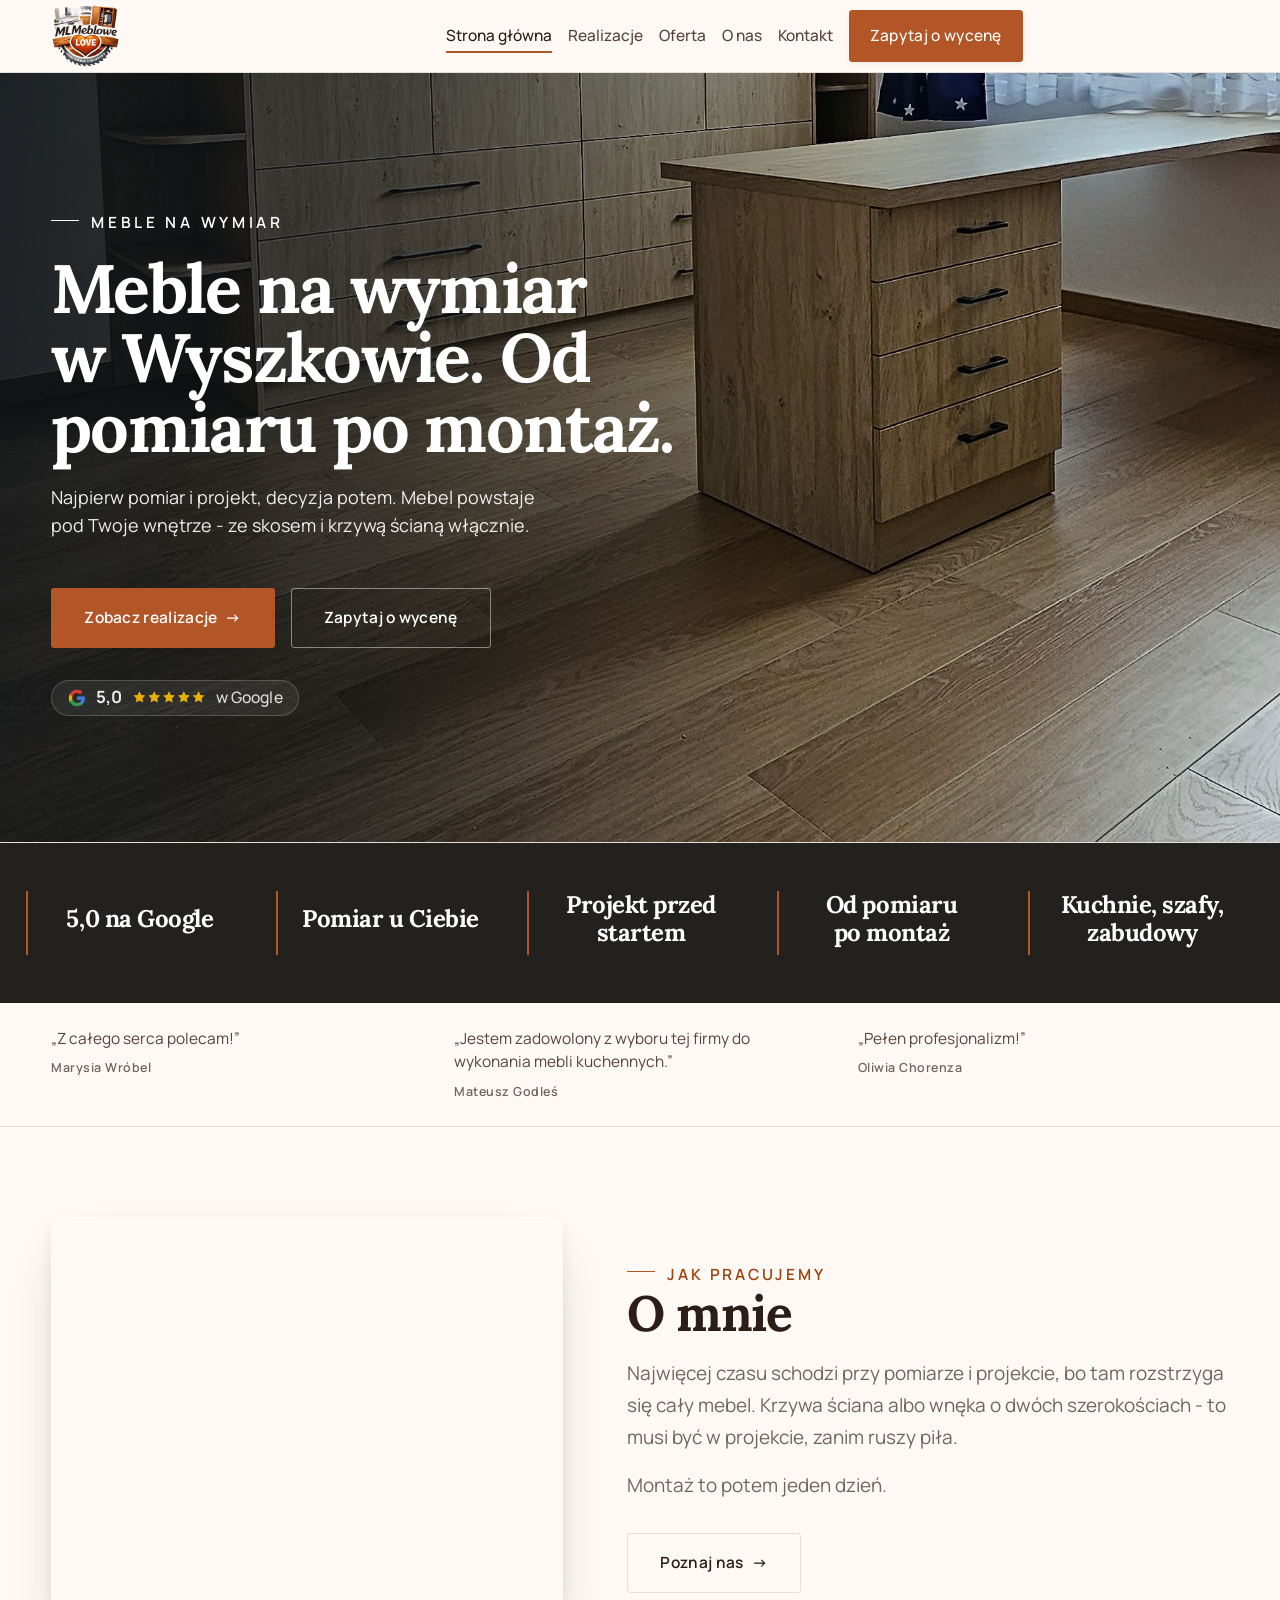
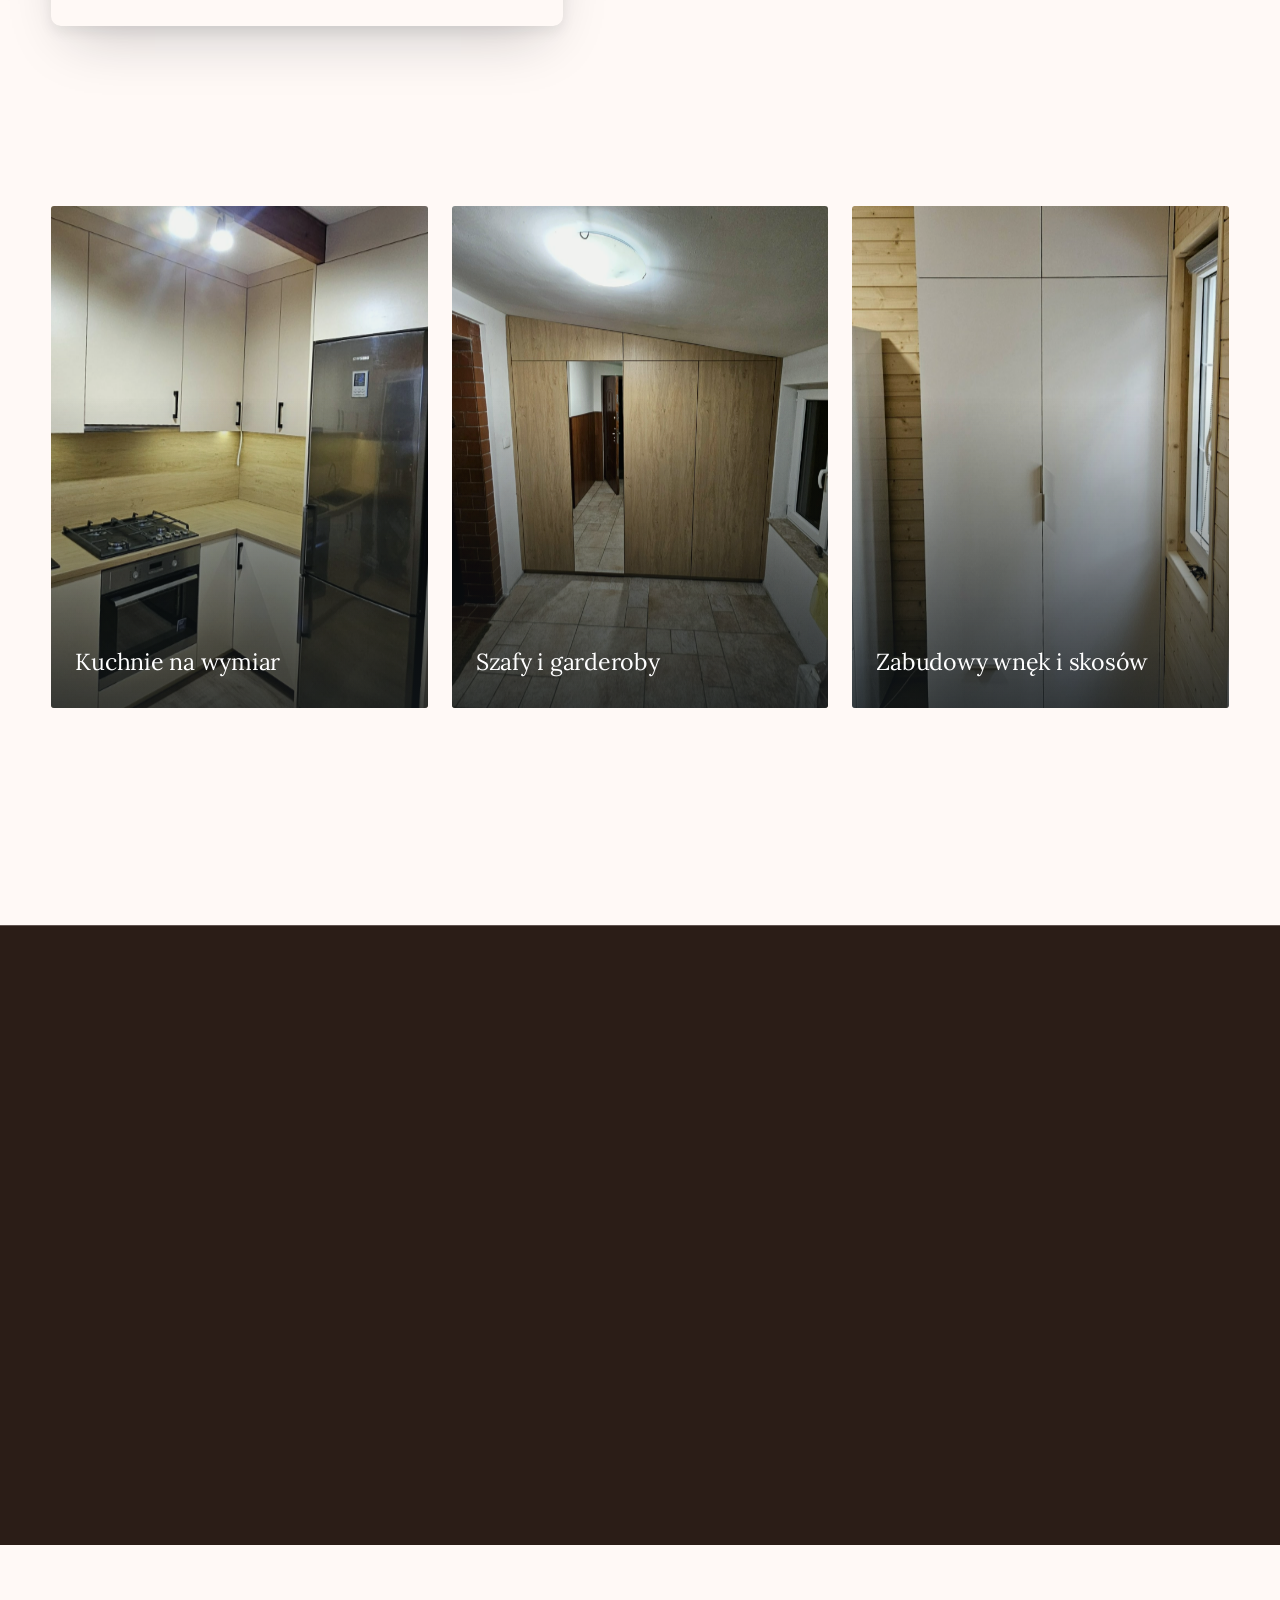
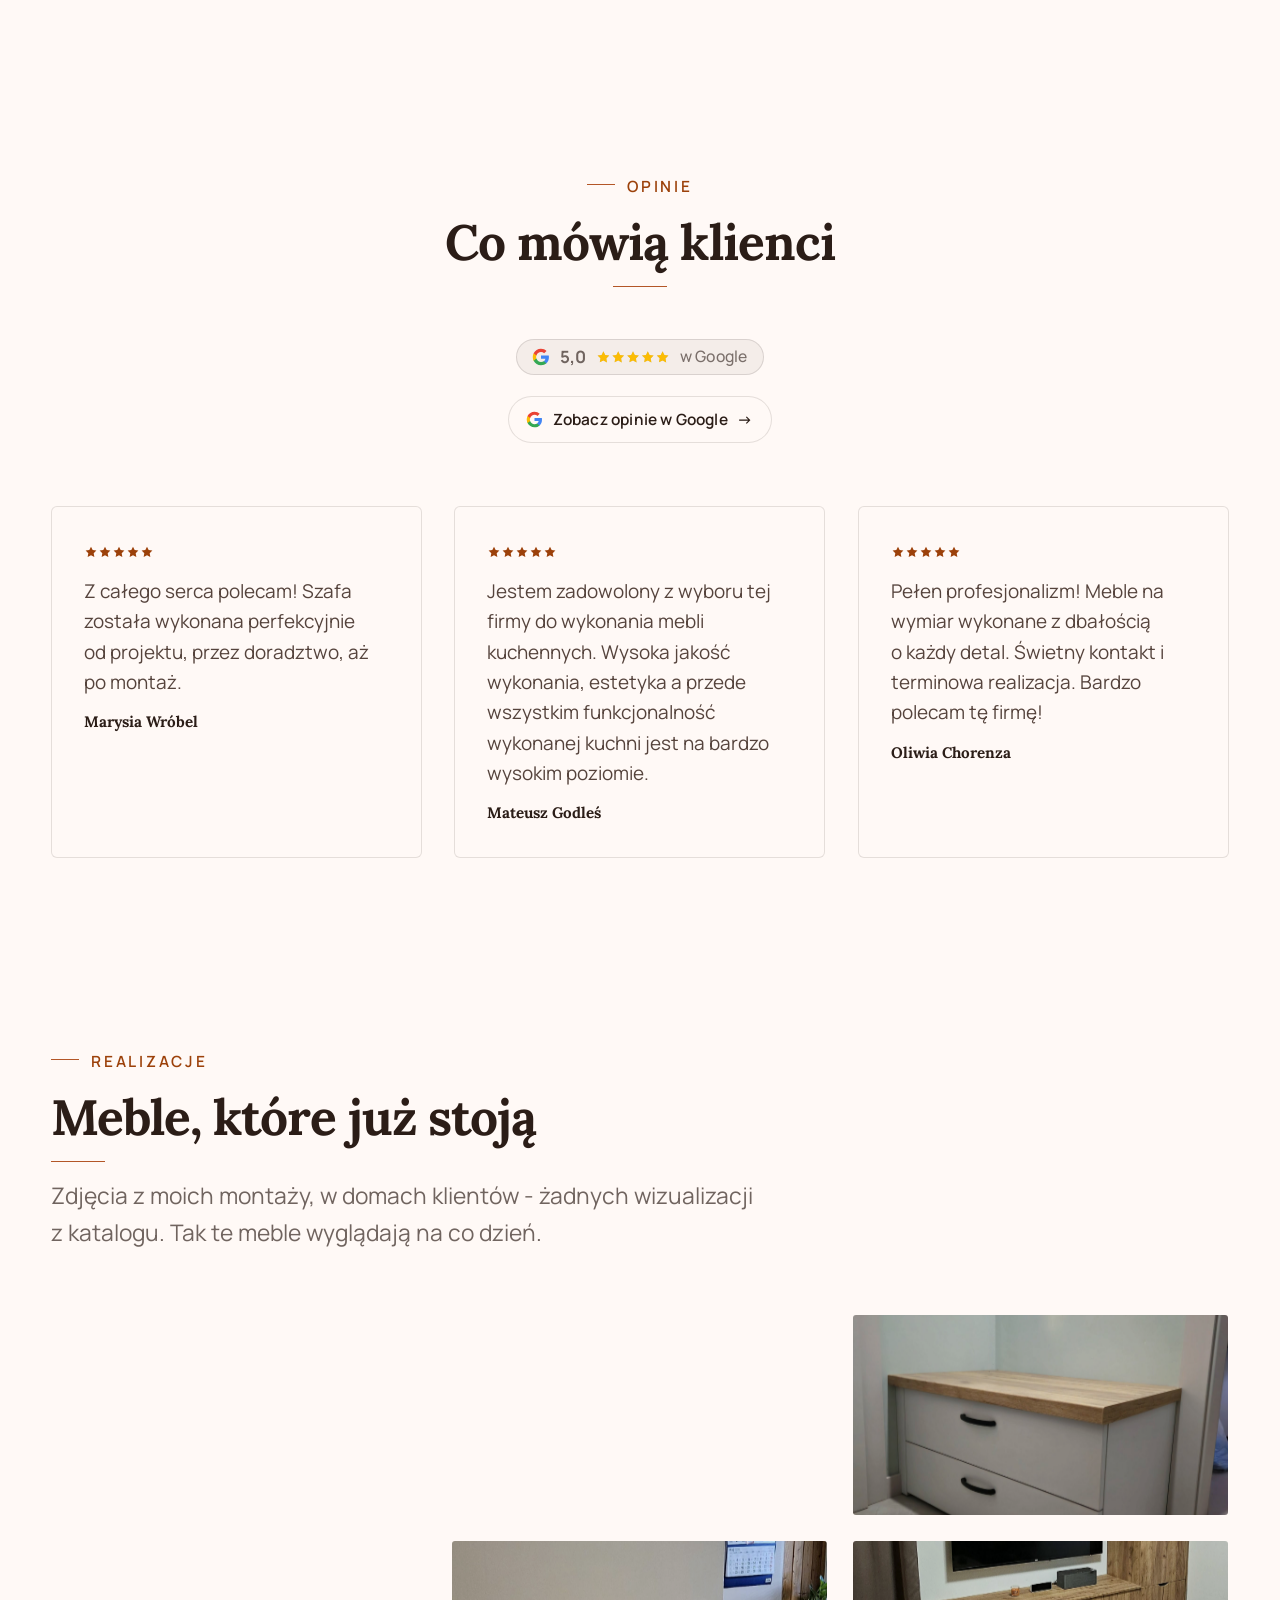
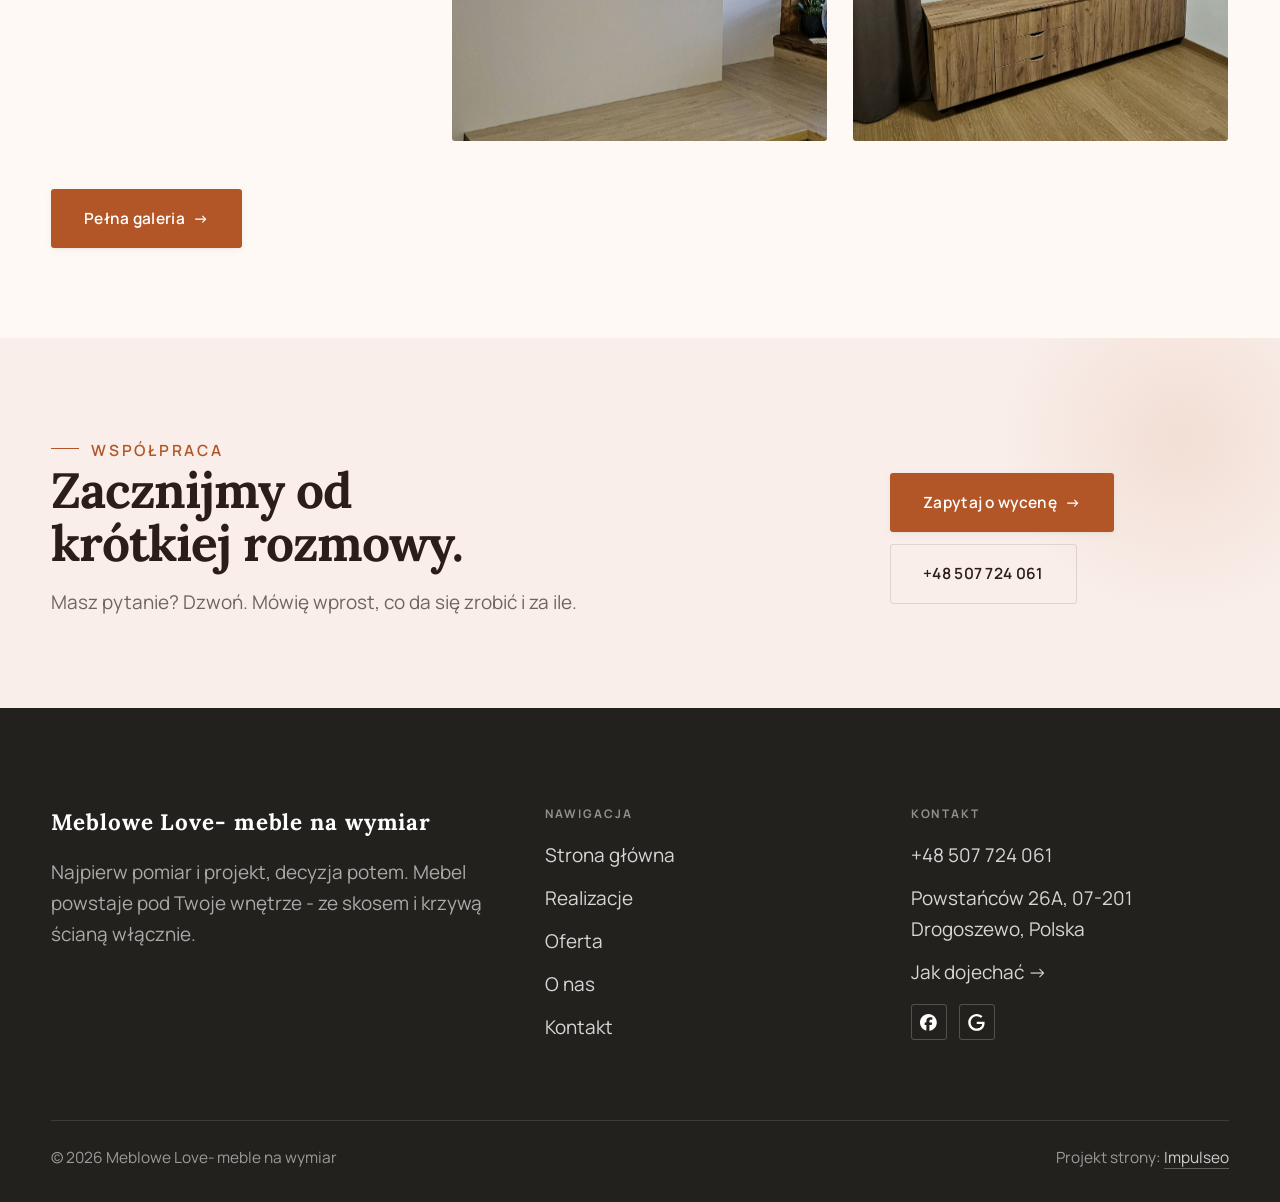
<file: index.html>
<!DOCTYPE html>
<html lang="pl">
<head>
<meta charset="UTF-8">
<meta name="viewport" content="width=device-width, initial-scale=1.0">
<title>Meblowe Love- meble na wymiar - stolarstwo i meble na wymiar</title>
<meta name="description" content="Meble na wymiar w Wyszkowie: kuchnie, szafy i zabudowy pod Twoje wnętrze. Pomiar, projekt, wykonanie i montaż. Zadzwoń: +48 507 724 061.">
<link rel="canonical" href="https://kris20032.github.io/meblowe-love-meble-na-wymiar/">
<meta name="robots" content="noindex, nofollow">
<meta property="og:type" content="website">
<meta property="og:locale" content="pl_PL">
<meta property="og:site_name" content="Meblowe Love- meble na wymiar">
<meta property="og:title" content="Meblowe Love- meble na wymiar - stolarstwo i meble na wymiar">
<meta property="og:description" content="Meble na wymiar w Wyszkowie: kuchnie, szafy i zabudowy pod Twoje wnętrze. Pomiar, projekt, wykonanie i montaż. Zadzwoń: +48 507 724 061.">
<meta property="og:url" content="https://kris20032.github.io/meblowe-love-meble-na-wymiar/">
<meta property="og:image" content="https://kris20032.github.io/meblowe-love-meble-na-wymiar/img/og.jpg">
<meta property="og:image:width" content="1200">
<meta property="og:image:height" content="630">
<meta name="twitter:card" content="summary_large_image">
<script type="application/ld+json">{"@context": "https://schema.org", "@type": "HomeAndConstructionBusiness", "name": "Meblowe Love- meble na wymiar", "url": "https://kris20032.github.io/meblowe-love-meble-na-wymiar/", "telephone": "+48507724061", "image": "https://kris20032.github.io/meblowe-love-meble-na-wymiar/img/og.jpg", "areaServed": "Wyszków", "sameAs": ["https://www.facebook.com/MLmeblowelove/", "https://maps.google.com/?cid=7915580644302413164&g_mp=CiVnb29nbGUubWFwcy5wbGFjZXMudjEuUGxhY2VzLkdldFBsYWNlEAIYBCAA"]}</script>
<link rel="preconnect" href="https://fonts.googleapis.com">
<link rel="preconnect" href="https://fonts.gstatic.com" crossorigin>
<link href="https://fonts.googleapis.com/css2?family=Lora:wght@500;600;700&family=Manrope:wght@400;500;600&display=swap" rel="stylesheet">
<link rel="stylesheet" href="assets/styles.css?v=05213dfb">
</head>
<body>

<header class="nav">
  <div class="wrap nav-inner">
    <a class="brand brand-has-logo" href="index.html"><img class="brand-logo" src="img/logo.png" alt="Meblowe Love- meble na wymiar" width="592" height="547" decoding="async"></a>
    <nav class="nav-links">
      <a href="index.html" class="active" aria-current="page">Strona główna</a>
      <a href="realizacje.html">Realizacje</a>
      <a href="oferta.html">Oferta</a>
      <a href="o-nas.html">O nas</a>
      <a href="kontakt.html">Kontakt</a>
      <a href="kontakt.html" class="btn btn-accent">Zapytaj o wycenę</a>
    </nav>
    <button class="nav-toggle" aria-label="Menu"><span></span><span></span><span></span></button>
  </div>
</header>

<main>
<section class="hero-cine">
  <img src="img/hero.jpg" fetchpriority="high" data-rotate="img/g9.jpg|img/g10.jpg" alt="Meblowe Love- meble na wymiar - Meble na wymiar w Wyszkowie. Od pomiaru po montaż. " width="2812" height="1782">
  <div class="wrap">
    <div class="hero-copy">
      <span class="eyebrow">Meble na wymiar</span>
      <h1>Meble na wymiar w Wyszkowie. Od pomiaru po montaż. </h1>
      <p class="lead">Najpierw pomiar i projekt, decyzja potem. Mebel powstaje pod Twoje wnętrze - ze skosem i krzywą ścianą włącznie.</p>
      <div class="hero-actions">
        <a href="realizacje.html" class="btn btn-accent">Zobacz realizacje <span class="arr">→</span></a>
        <a href="kontakt.html" class="btn btn-ghost btn-on-dark">Zapytaj o wycenę</a>
      </div>
      <div style="margin-top:var(--space-6);color:#fff;font-weight:600;letter-spacing:.02em;opacity:.92"><span class="g-badge"><svg class="gb-ico" viewBox="0 0 24 24" width="18" height="18" aria-hidden="true"><path fill="#4285F4" d="M22.56 12.25c0-.78-.07-1.53-.2-2.25H12v4.26h5.92c-.26 1.37-1.04 2.53-2.21 3.31v2.77h3.57c2.08-1.92 3.28-4.74 3.28-8.09z"/><path fill="#34A853" d="M12 23c2.97 0 5.46-.98 7.28-2.66l-3.57-2.77c-.98.66-2.23 1.06-3.71 1.06-2.86 0-5.29-1.93-6.16-4.53H2.18v2.84C3.99 20.53 7.7 23 12 23z"/><path fill="#FBBC05" d="M5.84 14.09c-.22-.66-.35-1.36-.35-2.09s.13-1.43.35-2.09V7.07H2.18C1.43 8.55 1 10.22 1 12s.43 3.45 1.18 4.93l2.85-2.22.81-.62z"/><path fill="#EA4335" d="M12 5.38c1.62 0 3.06.56 4.21 1.64l3.15-3.15C17.45 2.09 14.97 1 12 1 7.7 1 3.99 3.47 2.18 7.07l3.66 2.84c.87-2.6 3.3-4.53 6.16-4.53z"/></svg><b class="gb-ocena">5,0</b><svg class="gb-stars" viewBox="0 0 90 18" width="74" height="14.8" aria-hidden="true"><g fill="currentColor" opacity=".26"><path transform="translate(0,0)" d="M9 1.6l2.2 4.46 4.92.72-3.56 3.47.84 4.9L9 12.74l-4.4 2.31.84-4.9L1.88 6.68l4.92-.72L9 1.6Z"/><path transform="translate(18,0)" d="M9 1.6l2.2 4.46 4.92.72-3.56 3.47.84 4.9L9 12.74l-4.4 2.31.84-4.9L1.88 6.68l4.92-.72L9 1.6Z"/><path transform="translate(36,0)" d="M9 1.6l2.2 4.46 4.92.72-3.56 3.47.84 4.9L9 12.74l-4.4 2.31.84-4.9L1.88 6.68l4.92-.72L9 1.6Z"/><path transform="translate(54,0)" d="M9 1.6l2.2 4.46 4.92.72-3.56 3.47.84 4.9L9 12.74l-4.4 2.31.84-4.9L1.88 6.68l4.92-.72L9 1.6Z"/><path transform="translate(72,0)" d="M9 1.6l2.2 4.46 4.92.72-3.56 3.47.84 4.9L9 12.74l-4.4 2.31.84-4.9L1.88 6.68l4.92-.72L9 1.6Z"/></g><clipPath id="gs1000"><rect x="0" y="0" width="90.0" height="18"/></clipPath><g fill="#FBBC04" clip-path="url(#gs1000)"><path transform="translate(0,0)" d="M9 1.6l2.2 4.46 4.92.72-3.56 3.47.84 4.9L9 12.74l-4.4 2.31.84-4.9L1.88 6.68l4.92-.72L9 1.6Z"/><path transform="translate(18,0)" d="M9 1.6l2.2 4.46 4.92.72-3.56 3.47.84 4.9L9 12.74l-4.4 2.31.84-4.9L1.88 6.68l4.92-.72L9 1.6Z"/><path transform="translate(36,0)" d="M9 1.6l2.2 4.46 4.92.72-3.56 3.47.84 4.9L9 12.74l-4.4 2.31.84-4.9L1.88 6.68l4.92-.72L9 1.6Z"/><path transform="translate(54,0)" d="M9 1.6l2.2 4.46 4.92.72-3.56 3.47.84 4.9L9 12.74l-4.4 2.31.84-4.9L1.88 6.68l4.92-.72L9 1.6Z"/><path transform="translate(72,0)" d="M9 1.6l2.2 4.46 4.92.72-3.56 3.47.84 4.9L9 12.74l-4.4 2.31.84-4.9L1.88 6.68l4.92-.72L9 1.6Z"/></g></svg><span class="gb-txt">w Google</span></span></div>
    </div>
  </div>
</section>
<section class="strip n-5" style="padding-block:0">
  <div class="wrap">
    <div class="item reveal"><div class="k">5,0 na Google</div><div class="v"></div></div>
    <div class="item reveal"><div class="k">Pomiar u Ciebie</div><div class="v"></div></div>
    <div class="item reveal"><div class="k">Projekt przed startem</div><div class="v"></div></div>
    <div class="item reveal"><div class="k">Od pomiaru po montaż</div><div class="v"></div></div>
    <div class="item reveal"><div class="k">Kuchnie, szafy, zabudowy</div><div class="v"></div></div>
  </div>
</section>
<section class="opinie-mini" aria-label="Opinie klientów">
  <div class="wrap">
    <div class="om-row">
      <div class="om-item reveal"><blockquote>„Z całego serca polecam!”</blockquote><span class="om-autor">Marysia Wróbel</span></div>
      <div class="om-item reveal"><blockquote>„Jestem zadowolony z wyboru tej firmy do wykonania mebli kuchennych.”</blockquote><span class="om-autor">Mateusz Godleś</span></div>
      <div class="om-item reveal"><blockquote>„Pełen profesjonalizm!”</blockquote><span class="om-autor">Oliwia Chorenza</span></div>
    </div>
  </div>
</section>
<section>
  <div class="wrap split">
    <div class="split-art reveal"><img src="img/g1.jpg" alt="Meblowe Love- meble na wymiar - realizacja" loading="lazy" width="1050" height="2344" decoding="async"></div>
    <div class="split-copy reveal">
      <span class="eyebrow">Jak pracujemy</span>
      <h2>O mnie</h2>
      <p class="muted">Najwięcej czasu schodzi przy pomiarze i projekcie, bo tam rozstrzyga się cały mebel. Krzywa ściana albo wnęka o dwóch szerokościach - to musi być w projekcie, zanim ruszy piła.</p>
      <p class="muted">Montaż to potem jeden dzień.</p>
      <a href="o-nas.html" class="btn btn-ghost">Poznaj nas <span class="arr">→</span></a>
    </div>
  </div>
</section>
<section class="gateways-band">
  <div class="wrap">
    <div class="gateways">
      <a href="oferta.html" class="gateway reveal"><img src="img/g2.jpg" alt="Kuchnie na wymiar" loading="lazy" width="968" height="2306" decoding="async"><span class="g-ttl">Kuchnie na wymiar</span></a>
      <a href="oferta.html" class="gateway reveal"><img src="img/g3.jpg" alt="Szafy i garderoby" loading="lazy" width="1548" height="2080" decoding="async"><span class="g-ttl">Szafy i garderoby</span></a>
      <a href="oferta.html" class="gateway reveal"><img src="img/g4.jpg" alt="Zabudowy wnęk i skosów" loading="lazy" width="1070" height="2354" decoding="async"><span class="g-ttl">Zabudowy wnęk i skosów</span></a>
    </div>
  </div>
</section>
<section class="stopklatka" aria-hidden="true">
  <div class="stk-bg" style="background-image:url(img/g11.jpg)"></div>
</section>
<section class="opinie">
  <div class="wrap">
    <div class="head center reveal">
      <span class="eyebrow">Opinie</span>
      <h2>Co mówią klienci</h2>
    </div>
    <p class="op-meta reveal"><span class="g-badge"><svg class="gb-ico" viewBox="0 0 24 24" width="18" height="18" aria-hidden="true"><path fill="#4285F4" d="M22.56 12.25c0-.78-.07-1.53-.2-2.25H12v4.26h5.92c-.26 1.37-1.04 2.53-2.21 3.31v2.77h3.57c2.08-1.92 3.28-4.74 3.28-8.09z"/><path fill="#34A853" d="M12 23c2.97 0 5.46-.98 7.28-2.66l-3.57-2.77c-.98.66-2.23 1.06-3.71 1.06-2.86 0-5.29-1.93-6.16-4.53H2.18v2.84C3.99 20.53 7.7 23 12 23z"/><path fill="#FBBC05" d="M5.84 14.09c-.22-.66-.35-1.36-.35-2.09s.13-1.43.35-2.09V7.07H2.18C1.43 8.55 1 10.22 1 12s.43 3.45 1.18 4.93l2.85-2.22.81-.62z"/><path fill="#EA4335" d="M12 5.38c1.62 0 3.06.56 4.21 1.64l3.15-3.15C17.45 2.09 14.97 1 12 1 7.7 1 3.99 3.47 2.18 7.07l3.66 2.84c.87-2.6 3.3-4.53 6.16-4.53z"/></svg><b class="gb-ocena">5,0</b><svg class="gb-stars" viewBox="0 0 90 18" width="74" height="14.8" aria-hidden="true"><g fill="currentColor" opacity=".26"><path transform="translate(0,0)" d="M9 1.6l2.2 4.46 4.92.72-3.56 3.47.84 4.9L9 12.74l-4.4 2.31.84-4.9L1.88 6.68l4.92-.72L9 1.6Z"/><path transform="translate(18,0)" d="M9 1.6l2.2 4.46 4.92.72-3.56 3.47.84 4.9L9 12.74l-4.4 2.31.84-4.9L1.88 6.68l4.92-.72L9 1.6Z"/><path transform="translate(36,0)" d="M9 1.6l2.2 4.46 4.92.72-3.56 3.47.84 4.9L9 12.74l-4.4 2.31.84-4.9L1.88 6.68l4.92-.72L9 1.6Z"/><path transform="translate(54,0)" d="M9 1.6l2.2 4.46 4.92.72-3.56 3.47.84 4.9L9 12.74l-4.4 2.31.84-4.9L1.88 6.68l4.92-.72L9 1.6Z"/><path transform="translate(72,0)" d="M9 1.6l2.2 4.46 4.92.72-3.56 3.47.84 4.9L9 12.74l-4.4 2.31.84-4.9L1.88 6.68l4.92-.72L9 1.6Z"/></g><clipPath id="gs1000"><rect x="0" y="0" width="90.0" height="18"/></clipPath><g fill="#FBBC04" clip-path="url(#gs1000)"><path transform="translate(0,0)" d="M9 1.6l2.2 4.46 4.92.72-3.56 3.47.84 4.9L9 12.74l-4.4 2.31.84-4.9L1.88 6.68l4.92-.72L9 1.6Z"/><path transform="translate(18,0)" d="M9 1.6l2.2 4.46 4.92.72-3.56 3.47.84 4.9L9 12.74l-4.4 2.31.84-4.9L1.88 6.68l4.92-.72L9 1.6Z"/><path transform="translate(36,0)" d="M9 1.6l2.2 4.46 4.92.72-3.56 3.47.84 4.9L9 12.74l-4.4 2.31.84-4.9L1.88 6.68l4.92-.72L9 1.6Z"/><path transform="translate(54,0)" d="M9 1.6l2.2 4.46 4.92.72-3.56 3.47.84 4.9L9 12.74l-4.4 2.31.84-4.9L1.88 6.68l4.92-.72L9 1.6Z"/><path transform="translate(72,0)" d="M9 1.6l2.2 4.46 4.92.72-3.56 3.47.84 4.9L9 12.74l-4.4 2.31.84-4.9L1.88 6.68l4.92-.72L9 1.6Z"/></g></svg><span class="gb-txt">w Google</span></span></p>
    <p class="op-meta reveal"><a class="op-google" href="https://maps.google.com/?cid=7915580644302413164&amp;g_mp=CiVnb29nbGUubWFwcy5wbGFjZXMudjEuUGxhY2VzLkdldFBsYWNlEAIYBCAA" target="_blank" rel="noopener"><svg class="op-g-ico" viewBox="0 0 24 24" width="17" height="17" aria-hidden="true"><path fill="#4285F4" d="M22.56 12.25c0-.78-.07-1.53-.2-2.25H12v4.26h5.92c-.26 1.37-1.04 2.53-2.21 3.31v2.77h3.57c2.08-1.92 3.28-4.74 3.28-8.09z"/><path fill="#34A853" d="M12 23c2.97 0 5.46-.98 7.28-2.66l-3.57-2.77c-.98.66-2.23 1.06-3.71 1.06-2.86 0-5.29-1.93-6.16-4.53H2.18v2.84C3.99 20.53 7.7 23 12 23z"/><path fill="#FBBC05" d="M5.84 14.09c-.22-.66-.35-1.36-.35-2.09s.13-1.43.35-2.09V7.07H2.18C1.43 8.55 1 10.22 1 12s.43 3.45 1.18 4.93l2.85-2.22.81-.62z"/><path fill="#EA4335" d="M12 5.38c1.62 0 3.06.56 4.21 1.64l3.15-3.15C17.45 2.09 14.97 1 12 1 7.7 1 3.99 3.47 2.18 7.07l3.66 2.84c.87-2.6 3.3-4.53 6.16-4.53z"/></svg><span>Zobacz opinie w Google</span><span class="arr">→</span></a></p>
    <div class="opinie-grid">
      <figure class="op-card reveal"><span class="op-star"><svg class="ico-star" width="14" height="14" viewBox="0 0 24 24" style="vertical-align:-2px" aria-hidden="true"><path d="M12 2.8l2.85 5.8 6.4.93-4.63 4.5 1.1 6.37L12 17.4l-5.72 3 1.1-6.37-4.63-4.5 6.4-.93L12 2.8Z" fill="currentColor"/></svg><svg class="ico-star" width="14" height="14" viewBox="0 0 24 24" style="vertical-align:-2px" aria-hidden="true"><path d="M12 2.8l2.85 5.8 6.4.93-4.63 4.5 1.1 6.37L12 17.4l-5.72 3 1.1-6.37-4.63-4.5 6.4-.93L12 2.8Z" fill="currentColor"/></svg><svg class="ico-star" width="14" height="14" viewBox="0 0 24 24" style="vertical-align:-2px" aria-hidden="true"><path d="M12 2.8l2.85 5.8 6.4.93-4.63 4.5 1.1 6.37L12 17.4l-5.72 3 1.1-6.37-4.63-4.5 6.4-.93L12 2.8Z" fill="currentColor"/></svg><svg class="ico-star" width="14" height="14" viewBox="0 0 24 24" style="vertical-align:-2px" aria-hidden="true"><path d="M12 2.8l2.85 5.8 6.4.93-4.63 4.5 1.1 6.37L12 17.4l-5.72 3 1.1-6.37-4.63-4.5 6.4-.93L12 2.8Z" fill="currentColor"/></svg><svg class="ico-star" width="14" height="14" viewBox="0 0 24 24" style="vertical-align:-2px" aria-hidden="true"><path d="M12 2.8l2.85 5.8 6.4.93-4.63 4.5 1.1 6.37L12 17.4l-5.72 3 1.1-6.37-4.63-4.5 6.4-.93L12 2.8Z" fill="currentColor"/></svg></span><blockquote>Z całego serca polecam! Szafa została wykonana perfekcyjnie od projektu, przez doradztwo, aż po montaż.</blockquote><span class="op-autor">Marysia Wróbel</span></figure>
      <figure class="op-card reveal"><span class="op-star"><svg class="ico-star" width="14" height="14" viewBox="0 0 24 24" style="vertical-align:-2px" aria-hidden="true"><path d="M12 2.8l2.85 5.8 6.4.93-4.63 4.5 1.1 6.37L12 17.4l-5.72 3 1.1-6.37-4.63-4.5 6.4-.93L12 2.8Z" fill="currentColor"/></svg><svg class="ico-star" width="14" height="14" viewBox="0 0 24 24" style="vertical-align:-2px" aria-hidden="true"><path d="M12 2.8l2.85 5.8 6.4.93-4.63 4.5 1.1 6.37L12 17.4l-5.72 3 1.1-6.37-4.63-4.5 6.4-.93L12 2.8Z" fill="currentColor"/></svg><svg class="ico-star" width="14" height="14" viewBox="0 0 24 24" style="vertical-align:-2px" aria-hidden="true"><path d="M12 2.8l2.85 5.8 6.4.93-4.63 4.5 1.1 6.37L12 17.4l-5.72 3 1.1-6.37-4.63-4.5 6.4-.93L12 2.8Z" fill="currentColor"/></svg><svg class="ico-star" width="14" height="14" viewBox="0 0 24 24" style="vertical-align:-2px" aria-hidden="true"><path d="M12 2.8l2.85 5.8 6.4.93-4.63 4.5 1.1 6.37L12 17.4l-5.72 3 1.1-6.37-4.63-4.5 6.4-.93L12 2.8Z" fill="currentColor"/></svg><svg class="ico-star" width="14" height="14" viewBox="0 0 24 24" style="vertical-align:-2px" aria-hidden="true"><path d="M12 2.8l2.85 5.8 6.4.93-4.63 4.5 1.1 6.37L12 17.4l-5.72 3 1.1-6.37-4.63-4.5 6.4-.93L12 2.8Z" fill="currentColor"/></svg></span><blockquote>Jestem zadowolony z wyboru tej firmy do wykonania mebli kuchennych. Wysoka jakość wykonania, estetyka a przede wszystkim funkcjonalność wykonanej kuchni jest na bardzo wysokim poziomie.</blockquote><span class="op-autor">Mateusz Godleś</span></figure>
      <figure class="op-card reveal"><span class="op-star"><svg class="ico-star" width="14" height="14" viewBox="0 0 24 24" style="vertical-align:-2px" aria-hidden="true"><path d="M12 2.8l2.85 5.8 6.4.93-4.63 4.5 1.1 6.37L12 17.4l-5.72 3 1.1-6.37-4.63-4.5 6.4-.93L12 2.8Z" fill="currentColor"/></svg><svg class="ico-star" width="14" height="14" viewBox="0 0 24 24" style="vertical-align:-2px" aria-hidden="true"><path d="M12 2.8l2.85 5.8 6.4.93-4.63 4.5 1.1 6.37L12 17.4l-5.72 3 1.1-6.37-4.63-4.5 6.4-.93L12 2.8Z" fill="currentColor"/></svg><svg class="ico-star" width="14" height="14" viewBox="0 0 24 24" style="vertical-align:-2px" aria-hidden="true"><path d="M12 2.8l2.85 5.8 6.4.93-4.63 4.5 1.1 6.37L12 17.4l-5.72 3 1.1-6.37-4.63-4.5 6.4-.93L12 2.8Z" fill="currentColor"/></svg><svg class="ico-star" width="14" height="14" viewBox="0 0 24 24" style="vertical-align:-2px" aria-hidden="true"><path d="M12 2.8l2.85 5.8 6.4.93-4.63 4.5 1.1 6.37L12 17.4l-5.72 3 1.1-6.37-4.63-4.5 6.4-.93L12 2.8Z" fill="currentColor"/></svg><svg class="ico-star" width="14" height="14" viewBox="0 0 24 24" style="vertical-align:-2px" aria-hidden="true"><path d="M12 2.8l2.85 5.8 6.4.93-4.63 4.5 1.1 6.37L12 17.4l-5.72 3 1.1-6.37-4.63-4.5 6.4-.93L12 2.8Z" fill="currentColor"/></svg></span><blockquote>Pełen profesjonalizm! Meble na wymiar wykonane z dbałością o każdy detal. Świetny kontakt i terminowa realizacja. Bardzo polecam tę firmę!</blockquote><span class="op-autor">Oliwia Chorenza</span></figure>
    </div>
  </div>
</section>
<section>
  <div class="wrap">
    <div class="head reveal">
      <span class="eyebrow">Realizacje</span>
      <h2>Meble, które już stoją</h2>
      <p>Zdjęcia z moich montaży, w domach klientów - żadnych wizualizacji z katalogu. Tak te meble wyglądają na co dzień.</p>
    </div>
    <div class="gallery">
      <div class="tile t-two3 reveal"><img src="img/g5.jpg" alt="Meblowe Love- meble na wymiar" loading="lazy" width="1030" height="2334" decoding="async"></div>
      <div class="tile t-third reveal"><img src="img/g6.jpg" alt="Meblowe Love- meble na wymiar" loading="lazy" width="1600" height="2133" decoding="async"></div>
      <div class="tile t-third reveal"><img src="img/g7.jpg" alt="Meblowe Love- meble na wymiar" loading="lazy" width="1109" height="2400" decoding="async"></div>
      <div class="tile t-third reveal"><img src="img/g8.jpg" alt="Meblowe Love- meble na wymiar" loading="lazy" width="1040" height="2340" decoding="async"></div>
      <div class="tile t-third reveal"><img src="img/g12.jpg" alt="Meblowe Love- meble na wymiar" loading="lazy" width="1848" height="1155" decoding="async"></div>
    </div>
    <div style="margin-top:var(--space-7)" class="reveal"><a href="realizacje.html" class="btn btn-accent">Pełna galeria <span class="arr">→</span></a></div>
  </div>
</section>
<section class="cta">
  <div class="wrap">
    <div class="reveal">
      <span class="eyebrow">Współpraca</span>
      <h2>Zacznijmy od krótkiej rozmowy.</h2>
      <p>Masz pytanie? Dzwoń. Mówię wprost, co da się zrobić i za ile.</p>
    </div>
    <div class="cta-actions reveal">
      <a href="kontakt.html" class="btn btn-light">Zapytaj o wycenę <span class="arr">→</span></a>
      <a href="tel:+48507724061" class="btn btn-ghost btn-ghost-cta">+48 507 724 061</a>
    </div>
  </div>
</section>
</main>

<footer>
  <div class="wrap">
    <div class="foot-grid">
      <div class="foot-brand">
        <div class="name">Meblowe Love- meble na wymiar</div>
        <p>Najpierw pomiar i projekt, decyzja potem. Mebel powstaje pod Twoje wnętrze - ze skosem i krzywą ścianą włącznie.</p>
      </div>
      <div class="foot-col">
        <h4>Nawigacja</h4>
        <a href="index.html">Strona główna</a>
        <a href="realizacje.html">Realizacje</a>
        <a href="oferta.html">Oferta</a>
        <a href="o-nas.html">O nas</a>
        <a href="kontakt.html">Kontakt</a>
      </div>
      <div class="foot-col">
        <h4>Kontakt</h4>
        <a href="tel:+48507724061">+48 507 724 061</a>
        <p>Powstańców 26A, 07-201 Drogoszewo, Polska</p>
        <a href="https://maps.google.com/?cid=7915580644302413164&g_mp=CiVnb29nbGUubWFwcy5wbGFjZXMudjEuUGxhY2VzLkdldFBsYWNlEAIYBCAA" target="_blank" rel="noopener">Jak dojechać →</a>
      <div class="foot-soc">
        <a class="soc" href="https://www.facebook.com/MLmeblowelove/" target="_blank" rel="noopener" aria-label="Facebook - Meblowe Love- meble na wymiar"><svg viewBox="0 0 24 24" aria-hidden="true" focusable="false"><path d="M9.101 23.691v-7.98H6.627v-3.667h2.474v-1.58c0-4.085 1.848-5.978 5.858-5.978.401 0 .955.042 1.468.103a8.68 8.68 0 0 1 1.141.195v3.325a8.623 8.623 0 0 0-.653-.036 26.805 26.805 0 0 0-.733-.009c-.707 0-1.259.096-1.675.309a1.686 1.686 0 0 0-.679.622c-.258.42-.374.995-.374 1.752v1.297h3.919l-.386 2.103-.287 1.564h-3.246v8.245C19.396 23.238 24 18.179 24 12.044c0-6.627-5.373-12-12-12s-12 5.373-12 12c0 5.628 3.874 10.35 9.101 11.647Z" fill="currentColor"/></svg></a>
        <a class="soc" href="https://maps.google.com/?cid=7915580644302413164&g_mp=CiVnb29nbGUubWFwcy5wbGFjZXMudjEuUGxhY2VzLkdldFBsYWNlEAIYBCAA" target="_blank" rel="noopener" aria-label="Google - Meblowe Love- meble na wymiar"><svg viewBox="0 0 24 24" aria-hidden="true" focusable="false"><path d="M12.48 10.92v3.28h7.84c-.24 1.84-.853 3.187-1.787 4.133-1.147 1.147-2.933 2.4-6.053 2.4-4.827 0-8.6-3.893-8.6-8.72s3.773-8.72 8.6-8.72c2.6 0 4.507 1.027 5.907 2.347l2.307-2.307C18.747 1.44 16.133 0 12.48 0 5.867 0 .307 5.387.307 12s5.56 12 12.173 12c3.573 0 6.267-1.173 8.373-3.36 2.16-2.16 2.84-5.213 2.84-7.667 0-.76-.053-1.467-.173-2.053H12.48z" fill="currentColor"/></svg></a>
      </div>
      </div>
    </div>
    <div class="foot-bot">
      <span>© 2026 Meblowe Love- meble na wymiar</span>
      <span>Projekt strony: <a class="foot-credit" href="https://impulseo.pl" target="_blank" rel="noopener">Impulseo</a></span>
    </div>
  </div>
</footer>
<div class="sticky-reserve"><a class="sr-book" href="kontakt.html">Zapytaj o wycenę</a><a class="sr-call" href="tel:+48507724061" aria-label="Zadzwoń"><svg class="ico-tel" width="16" height="16" viewBox="0 0 24 24" fill="none" aria-hidden="true"><path d="M6.6 10.8a15.5 15.5 0 0 0 6.6 6.6l2.2-2.2a1 1 0 0 1 1-.24 11.4 11.4 0 0 0 3.6.58 1 1 0 0 1 1 1V20a1 1 0 0 1-1 1A17 17 0 0 1 3 4a1 1 0 0 1 1-1h3.5a1 1 0 0 1 1 1c0 1.25.2 2.46.58 3.6a1 1 0 0 1-.25 1l-2.23 2.2Z" fill="currentColor"/></svg></a></div>
<div class="demo-wazne" data-do="2026-11-11" data-cykl="3" hidden><svg class="dw-ico" width="13" height="13" viewBox="0 0 24 24" fill="none" aria-hidden="true"><circle cx="12" cy="12" r="8.6" stroke="currentColor" stroke-width="1.8"/><path d="M12 7.2V12l3.3 2" stroke="currentColor" stroke-width="1.8" stroke-linecap="round"/></svg><span class="dw-txt"></span></div>

<script src="assets/main.js"></script>
</body>
</html>
</file>
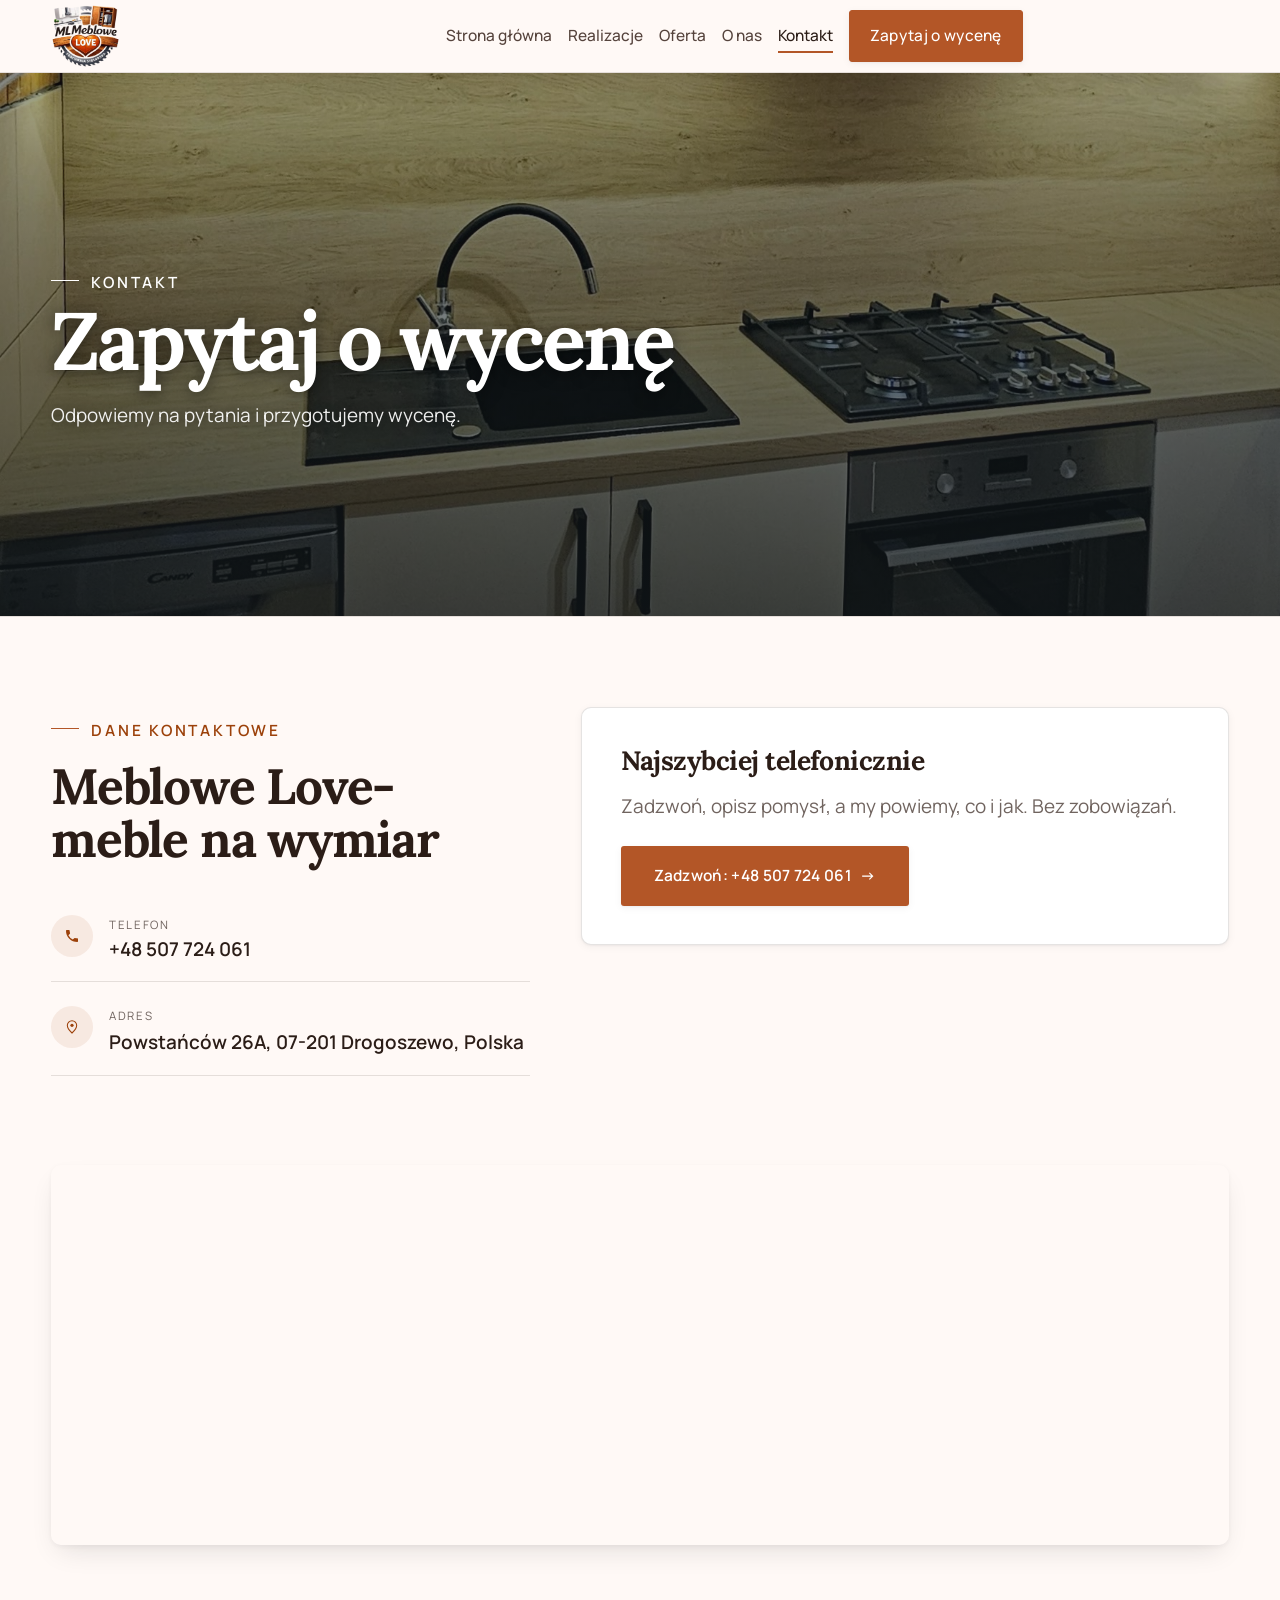
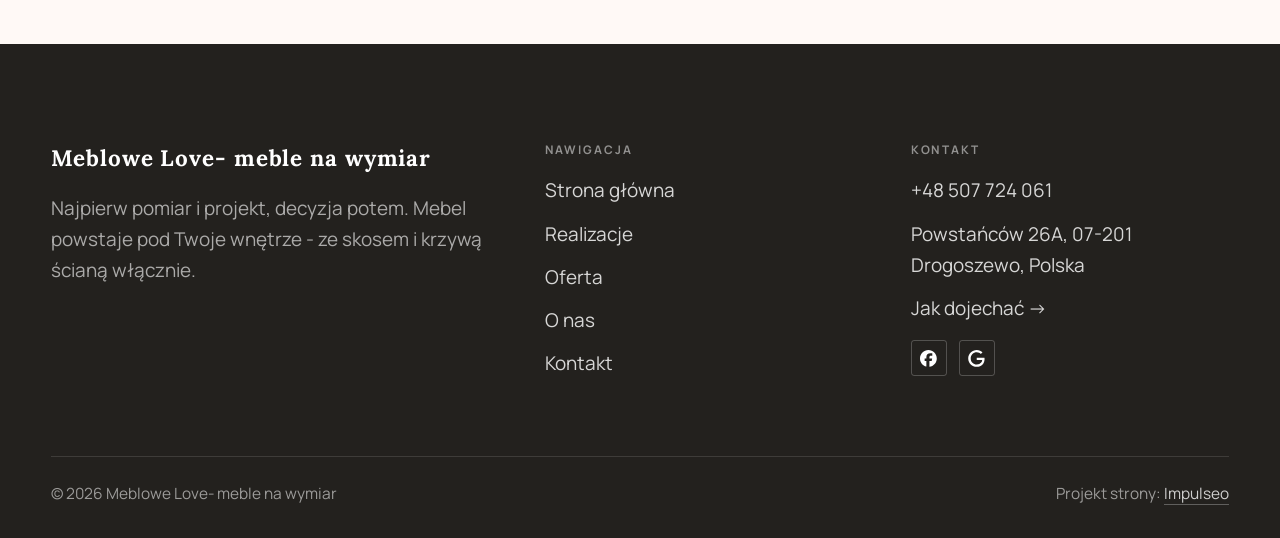
<file: kontakt.html>
<!DOCTYPE html>
<html lang="pl">
<head>
<meta charset="UTF-8">
<meta name="viewport" content="width=device-width, initial-scale=1.0">
<title>Kontakt - Meblowe Love- meble na wymiar</title>
<meta name="description" content="Kontakt Meblowe Love- meble na wymiar - Powstańców 26A, 07-201 Drogoszewo, Polska">
<link rel="canonical" href="https://kris20032.github.io/meblowe-love-meble-na-wymiar/kontakt.html">
<meta name="robots" content="noindex, nofollow">
<meta property="og:type" content="website">
<meta property="og:locale" content="pl_PL">
<meta property="og:site_name" content="Meblowe Love- meble na wymiar">
<meta property="og:title" content="Kontakt - Meblowe Love- meble na wymiar">
<meta property="og:description" content="Kontakt Meblowe Love- meble na wymiar - Powstańców 26A, 07-201 Drogoszewo, Polska">
<meta property="og:url" content="https://kris20032.github.io/meblowe-love-meble-na-wymiar/kontakt.html">
<meta property="og:image" content="https://kris20032.github.io/meblowe-love-meble-na-wymiar/img/og.jpg">
<meta property="og:image:width" content="1200">
<meta property="og:image:height" content="630">
<meta name="twitter:card" content="summary_large_image">
<link rel="preconnect" href="https://fonts.googleapis.com">
<link rel="preconnect" href="https://fonts.gstatic.com" crossorigin>
<link href="https://fonts.googleapis.com/css2?family=Lora:wght@500;600;700&family=Manrope:wght@400;500;600&display=swap" rel="stylesheet">
<link rel="stylesheet" href="assets/styles.css?v=05213dfb">
</head>
<body>

<header class="nav">
  <div class="wrap nav-inner">
    <a class="brand brand-has-logo" href="index.html"><img class="brand-logo" src="img/logo.png" alt="Meblowe Love- meble na wymiar" width="592" height="547" decoding="async"></a>
    <nav class="nav-links">
      <a href="index.html">Strona główna</a>
      <a href="realizacje.html">Realizacje</a>
      <a href="oferta.html">Oferta</a>
      <a href="o-nas.html">O nas</a>
      <a href="kontakt.html" class="active" aria-current="page">Kontakt</a>
      <a href="kontakt.html" class="btn btn-accent">Zapytaj o wycenę</a>
    </nav>
    <button class="nav-toggle" aria-label="Menu"><span></span><span></span><span></span></button>
  </div>
</header>

<main>
<section class="pagehead">
  <img src="img/g14.jpg" alt="Meblowe Love- meble na wymiar - Zapytaj o wycenę" width="1040" height="2340" decoding="async">
  <div class="wrap">
    <span class="eyebrow">Kontakt</span>
    <h1>Zapytaj o wycenę</h1>
    <p>Odpowiemy na pytania i przygotujemy wycenę.</p>
  </div>
</section>
<section>
  <div class="wrap contact-grid">
    <div class="reveal">
      <span class="eyebrow">Dane kontaktowe</span>
      <h2 style="margin:var(--space-4) 0 var(--space-6)">Meblowe Love- meble na wymiar</h2>
      <div class="info-list">
        <div class="info-row"><div class="ic"><svg class="ico-tel" width="16" height="16" viewBox="0 0 24 24" fill="none" aria-hidden="true"><path d="M6.6 10.8a15.5 15.5 0 0 0 6.6 6.6l2.2-2.2a1 1 0 0 1 1-.24 11.4 11.4 0 0 0 3.6.58 1 1 0 0 1 1 1V20a1 1 0 0 1-1 1A17 17 0 0 1 3 4a1 1 0 0 1 1-1h3.5a1 1 0 0 1 1 1c0 1.25.2 2.46.58 3.6a1 1 0 0 1-.25 1l-2.23 2.2Z" fill="currentColor"/></svg></div><div><div class="lbl">Telefon</div><a class="val" href="tel:+48507724061">+48 507 724 061</a></div></div>
        <div class="info-row"><div class="ic"><svg class="ico-pin" width="16" height="16" viewBox="0 0 24 24" fill="none" aria-hidden="true"><path d="M12 21s7-6.1 7-11.5A7 7 0 0 0 5 9.5C5 14.9 12 21 12 21Z" stroke="currentColor" stroke-width="1.6" fill="none"/><circle cx="12" cy="9.5" r="2.4" fill="currentColor"/></svg></div><div><div class="lbl">Adres</div><div class="val">Powstańców 26A, 07-201 Drogoszewo, Polska</div></div></div>
      </div>
    </div>
    <div class="reveal">
      <div class="form">
        <h3 style="margin-bottom:var(--space-4)">Najszybciej telefonicznie</h3>
        <p class="muted" style="margin-bottom:var(--space-5)">Zadzwoń, opisz pomysł, a my powiemy, co i jak. Bez zobowiązań.</p>
        <a href="tel:+48507724061" class="btn btn-accent" style="justify-content:center">Zadzwoń: +48 507 724 061 <span class="arr">→</span></a>
      </div>
    </div>
  </div>
</section>
<section style="padding-top:0">
  <div class="wrap reveal">
    <iframe class="map" title="Meblowe Love- meble na wymiar - Wyszków" src="https://maps.google.com/maps?q=52.5681782%2C21.4354759&z=15&output=embed" loading="lazy" referrerpolicy="no-referrer-when-downgrade"></iframe>
  </div>
</section>
</main>

<footer>
  <div class="wrap">
    <div class="foot-grid">
      <div class="foot-brand">
        <div class="name">Meblowe Love- meble na wymiar</div>
        <p>Najpierw pomiar i projekt, decyzja potem. Mebel powstaje pod Twoje wnętrze - ze skosem i krzywą ścianą włącznie.</p>
      </div>
      <div class="foot-col">
        <h4>Nawigacja</h4>
        <a href="index.html">Strona główna</a>
        <a href="realizacje.html">Realizacje</a>
        <a href="oferta.html">Oferta</a>
        <a href="o-nas.html">O nas</a>
        <a href="kontakt.html">Kontakt</a>
      </div>
      <div class="foot-col">
        <h4>Kontakt</h4>
        <a href="tel:+48507724061">+48 507 724 061</a>
        <p>Powstańców 26A, 07-201 Drogoszewo, Polska</p>
        <a href="https://maps.google.com/?cid=7915580644302413164&g_mp=CiVnb29nbGUubWFwcy5wbGFjZXMudjEuUGxhY2VzLkdldFBsYWNlEAIYBCAA" target="_blank" rel="noopener">Jak dojechać →</a>
      <div class="foot-soc">
        <a class="soc" href="https://www.facebook.com/MLmeblowelove/" target="_blank" rel="noopener" aria-label="Facebook - Meblowe Love- meble na wymiar"><svg viewBox="0 0 24 24" aria-hidden="true" focusable="false"><path d="M9.101 23.691v-7.98H6.627v-3.667h2.474v-1.58c0-4.085 1.848-5.978 5.858-5.978.401 0 .955.042 1.468.103a8.68 8.68 0 0 1 1.141.195v3.325a8.623 8.623 0 0 0-.653-.036 26.805 26.805 0 0 0-.733-.009c-.707 0-1.259.096-1.675.309a1.686 1.686 0 0 0-.679.622c-.258.42-.374.995-.374 1.752v1.297h3.919l-.386 2.103-.287 1.564h-3.246v8.245C19.396 23.238 24 18.179 24 12.044c0-6.627-5.373-12-12-12s-12 5.373-12 12c0 5.628 3.874 10.35 9.101 11.647Z" fill="currentColor"/></svg></a>
        <a class="soc" href="https://maps.google.com/?cid=7915580644302413164&g_mp=CiVnb29nbGUubWFwcy5wbGFjZXMudjEuUGxhY2VzLkdldFBsYWNlEAIYBCAA" target="_blank" rel="noopener" aria-label="Google - Meblowe Love- meble na wymiar"><svg viewBox="0 0 24 24" aria-hidden="true" focusable="false"><path d="M12.48 10.92v3.28h7.84c-.24 1.84-.853 3.187-1.787 4.133-1.147 1.147-2.933 2.4-6.053 2.4-4.827 0-8.6-3.893-8.6-8.72s3.773-8.72 8.6-8.72c2.6 0 4.507 1.027 5.907 2.347l2.307-2.307C18.747 1.44 16.133 0 12.48 0 5.867 0 .307 5.387.307 12s5.56 12 12.173 12c3.573 0 6.267-1.173 8.373-3.36 2.16-2.16 2.84-5.213 2.84-7.667 0-.76-.053-1.467-.173-2.053H12.48z" fill="currentColor"/></svg></a>
      </div>
      </div>
    </div>
    <div class="foot-bot">
      <span>© 2026 Meblowe Love- meble na wymiar</span>
      <span>Projekt strony: <a class="foot-credit" href="https://impulseo.pl" target="_blank" rel="noopener">Impulseo</a></span>
    </div>
  </div>
</footer>
<div class="sticky-reserve"><a class="sr-book" href="kontakt.html">Zapytaj o wycenę</a><a class="sr-call" href="tel:+48507724061" aria-label="Zadzwoń"><svg class="ico-tel" width="16" height="16" viewBox="0 0 24 24" fill="none" aria-hidden="true"><path d="M6.6 10.8a15.5 15.5 0 0 0 6.6 6.6l2.2-2.2a1 1 0 0 1 1-.24 11.4 11.4 0 0 0 3.6.58 1 1 0 0 1 1 1V20a1 1 0 0 1-1 1A17 17 0 0 1 3 4a1 1 0 0 1 1-1h3.5a1 1 0 0 1 1 1c0 1.25.2 2.46.58 3.6a1 1 0 0 1-.25 1l-2.23 2.2Z" fill="currentColor"/></svg></a></div>
<div class="demo-wazne" data-do="2026-11-11" data-cykl="3" hidden><svg class="dw-ico" width="13" height="13" viewBox="0 0 24 24" fill="none" aria-hidden="true"><circle cx="12" cy="12" r="8.6" stroke="currentColor" stroke-width="1.8"/><path d="M12 7.2V12l3.3 2" stroke="currentColor" stroke-width="1.8" stroke-linecap="round"/></svg><span class="dw-txt"></span></div>

<script src="assets/main.js"></script>
</body>
</html>
</file>
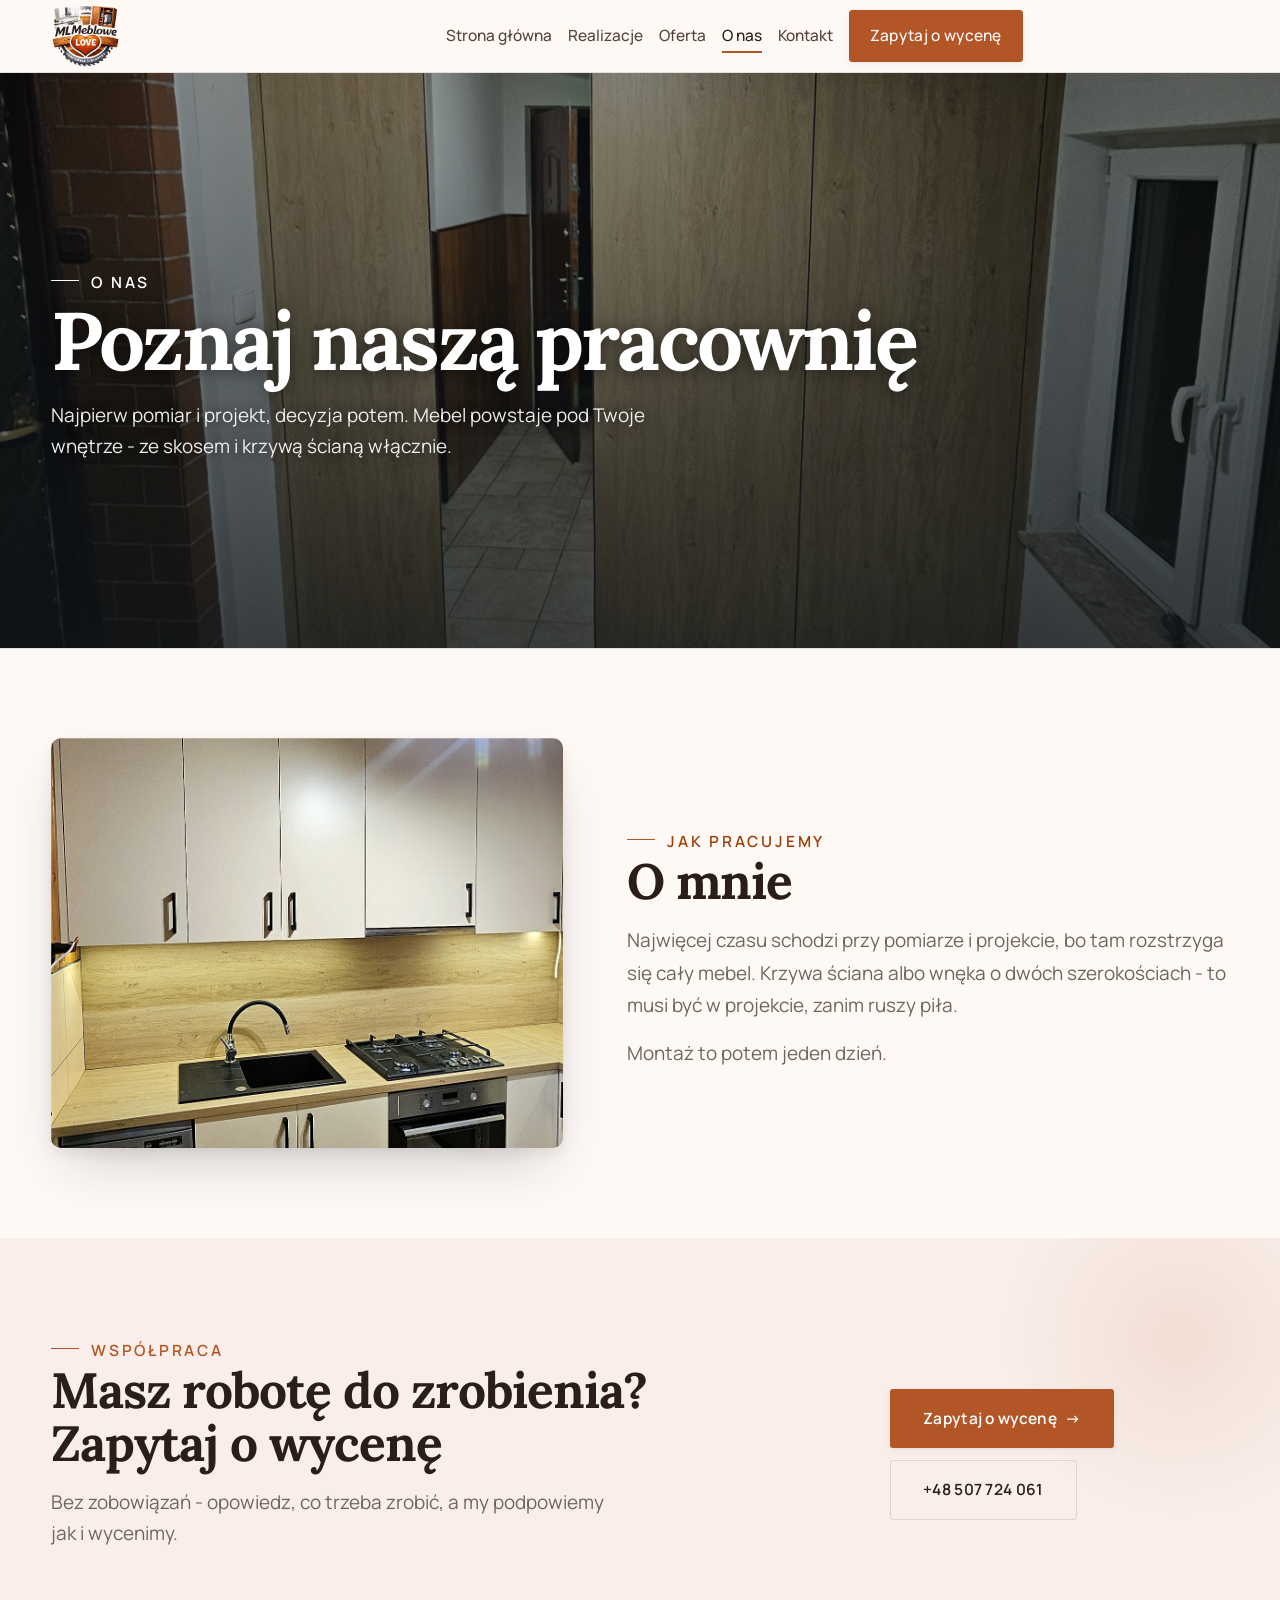
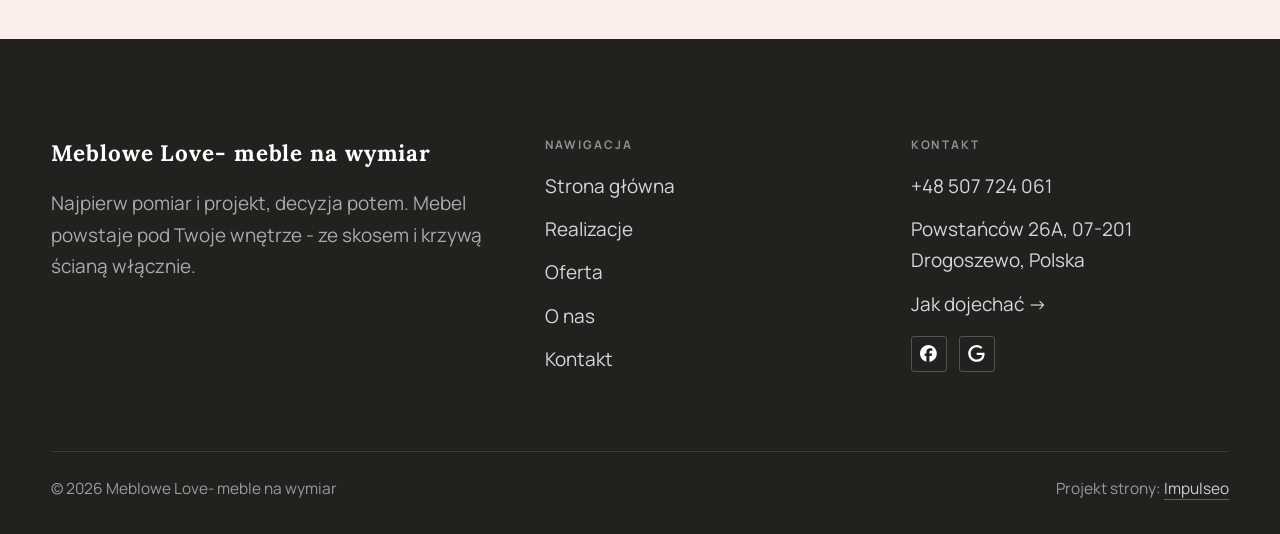
<file: o-nas.html>
<!DOCTYPE html>
<html lang="pl">
<head>
<meta charset="UTF-8">
<meta name="viewport" content="width=device-width, initial-scale=1.0">
<title>O nas - Meblowe Love- meble na wymiar</title>
<meta name="description" content="Meble na wymiar w Wyszkowie: kuchnie, szafy i zabudowy pod Twoje wnętrze. Pomiar, projekt, wykonanie i montaż. Zadzwoń: +48 507 724 061.">
<link rel="canonical" href="https://kris20032.github.io/meblowe-love-meble-na-wymiar/o-nas.html">
<meta name="robots" content="noindex, nofollow">
<meta property="og:type" content="website">
<meta property="og:locale" content="pl_PL">
<meta property="og:site_name" content="Meblowe Love- meble na wymiar">
<meta property="og:title" content="O nas - Meblowe Love- meble na wymiar">
<meta property="og:description" content="Meble na wymiar w Wyszkowie: kuchnie, szafy i zabudowy pod Twoje wnętrze. Pomiar, projekt, wykonanie i montaż. Zadzwoń: +48 507 724 061.">
<meta property="og:url" content="https://kris20032.github.io/meblowe-love-meble-na-wymiar/o-nas.html">
<meta property="og:image" content="https://kris20032.github.io/meblowe-love-meble-na-wymiar/img/og.jpg">
<meta property="og:image:width" content="1200">
<meta property="og:image:height" content="630">
<meta name="twitter:card" content="summary_large_image">
<link rel="preconnect" href="https://fonts.googleapis.com">
<link rel="preconnect" href="https://fonts.gstatic.com" crossorigin>
<link href="https://fonts.googleapis.com/css2?family=Lora:wght@500;600;700&family=Manrope:wght@400;500;600&display=swap" rel="stylesheet">
<link rel="stylesheet" href="assets/styles.css?v=05213dfb">
</head>
<body>

<header class="nav">
  <div class="wrap nav-inner">
    <a class="brand brand-has-logo" href="index.html"><img class="brand-logo" src="img/logo.png" alt="Meblowe Love- meble na wymiar" width="592" height="547" decoding="async"></a>
    <nav class="nav-links">
      <a href="index.html">Strona główna</a>
      <a href="realizacje.html">Realizacje</a>
      <a href="oferta.html">Oferta</a>
      <a href="o-nas.html" class="active" aria-current="page">O nas</a>
      <a href="kontakt.html">Kontakt</a>
      <a href="kontakt.html" class="btn btn-accent">Zapytaj o wycenę</a>
    </nav>
    <button class="nav-toggle" aria-label="Menu"><span></span><span></span><span></span></button>
  </div>
</header>

<main>
<section class="pagehead">
  <img src="img/g11.jpg" alt="Meblowe Love- meble na wymiar - Poznaj naszą pracownię" width="1600" height="2133" decoding="async">
  <div class="wrap">
    <span class="eyebrow">O nas</span>
    <h1>Poznaj naszą pracownię</h1>
    <p>Najpierw pomiar i projekt, decyzja potem. Mebel powstaje pod Twoje wnętrze - ze skosem i krzywą ścianą włącznie.</p>
  </div>
</section>
<section>
  <div class="wrap split">
    <div class="split-art reveal"><img src="img/g7.jpg" alt="Meblowe Love- meble na wymiar" loading="lazy" width="1109" height="2400" decoding="async"></div>
    <div class="split-copy reveal">
      <span class="eyebrow">Jak pracujemy</span>
      <h2>O mnie</h2>
      <p class="muted">Najwięcej czasu schodzi przy pomiarze i projekcie, bo tam rozstrzyga się cały mebel. Krzywa ściana albo wnęka o dwóch szerokościach - to musi być w projekcie, zanim ruszy piła.</p>
      <p class="muted">Montaż to potem jeden dzień.</p>
    </div>
  </div>
</section>


<section class="cta">
  <div class="wrap">
    <div class="reveal">
      <span class="eyebrow">Współpraca</span>
      <h2>Masz robotę do zrobienia? Zapytaj o wycenę</h2>
      <p>Bez zobowiązań - opowiedz, co trzeba zrobić, a my podpowiemy jak i wycenimy.</p>
    </div>
    <div class="cta-actions reveal">
      <a href="kontakt.html" class="btn btn-light">Zapytaj o wycenę <span class="arr">→</span></a>
      <a href="tel:+48507724061" class="btn btn-ghost btn-ghost-cta">+48 507 724 061</a>
    </div>
  </div>
</section>
</main>

<footer>
  <div class="wrap">
    <div class="foot-grid">
      <div class="foot-brand">
        <div class="name">Meblowe Love- meble na wymiar</div>
        <p>Najpierw pomiar i projekt, decyzja potem. Mebel powstaje pod Twoje wnętrze - ze skosem i krzywą ścianą włącznie.</p>
      </div>
      <div class="foot-col">
        <h4>Nawigacja</h4>
        <a href="index.html">Strona główna</a>
        <a href="realizacje.html">Realizacje</a>
        <a href="oferta.html">Oferta</a>
        <a href="o-nas.html">O nas</a>
        <a href="kontakt.html">Kontakt</a>
      </div>
      <div class="foot-col">
        <h4>Kontakt</h4>
        <a href="tel:+48507724061">+48 507 724 061</a>
        <p>Powstańców 26A, 07-201 Drogoszewo, Polska</p>
        <a href="https://maps.google.com/?cid=7915580644302413164&g_mp=CiVnb29nbGUubWFwcy5wbGFjZXMudjEuUGxhY2VzLkdldFBsYWNlEAIYBCAA" target="_blank" rel="noopener">Jak dojechać →</a>
      <div class="foot-soc">
        <a class="soc" href="https://www.facebook.com/MLmeblowelove/" target="_blank" rel="noopener" aria-label="Facebook - Meblowe Love- meble na wymiar"><svg viewBox="0 0 24 24" aria-hidden="true" focusable="false"><path d="M9.101 23.691v-7.98H6.627v-3.667h2.474v-1.58c0-4.085 1.848-5.978 5.858-5.978.401 0 .955.042 1.468.103a8.68 8.68 0 0 1 1.141.195v3.325a8.623 8.623 0 0 0-.653-.036 26.805 26.805 0 0 0-.733-.009c-.707 0-1.259.096-1.675.309a1.686 1.686 0 0 0-.679.622c-.258.42-.374.995-.374 1.752v1.297h3.919l-.386 2.103-.287 1.564h-3.246v8.245C19.396 23.238 24 18.179 24 12.044c0-6.627-5.373-12-12-12s-12 5.373-12 12c0 5.628 3.874 10.35 9.101 11.647Z" fill="currentColor"/></svg></a>
        <a class="soc" href="https://maps.google.com/?cid=7915580644302413164&g_mp=CiVnb29nbGUubWFwcy5wbGFjZXMudjEuUGxhY2VzLkdldFBsYWNlEAIYBCAA" target="_blank" rel="noopener" aria-label="Google - Meblowe Love- meble na wymiar"><svg viewBox="0 0 24 24" aria-hidden="true" focusable="false"><path d="M12.48 10.92v3.28h7.84c-.24 1.84-.853 3.187-1.787 4.133-1.147 1.147-2.933 2.4-6.053 2.4-4.827 0-8.6-3.893-8.6-8.72s3.773-8.72 8.6-8.72c2.6 0 4.507 1.027 5.907 2.347l2.307-2.307C18.747 1.44 16.133 0 12.48 0 5.867 0 .307 5.387.307 12s5.56 12 12.173 12c3.573 0 6.267-1.173 8.373-3.36 2.16-2.16 2.84-5.213 2.84-7.667 0-.76-.053-1.467-.173-2.053H12.48z" fill="currentColor"/></svg></a>
      </div>
      </div>
    </div>
    <div class="foot-bot">
      <span>© 2026 Meblowe Love- meble na wymiar</span>
      <span>Projekt strony: <a class="foot-credit" href="https://impulseo.pl" target="_blank" rel="noopener">Impulseo</a></span>
    </div>
  </div>
</footer>
<div class="sticky-reserve"><a class="sr-book" href="kontakt.html">Zapytaj o wycenę</a><a class="sr-call" href="tel:+48507724061" aria-label="Zadzwoń"><svg class="ico-tel" width="16" height="16" viewBox="0 0 24 24" fill="none" aria-hidden="true"><path d="M6.6 10.8a15.5 15.5 0 0 0 6.6 6.6l2.2-2.2a1 1 0 0 1 1-.24 11.4 11.4 0 0 0 3.6.58 1 1 0 0 1 1 1V20a1 1 0 0 1-1 1A17 17 0 0 1 3 4a1 1 0 0 1 1-1h3.5a1 1 0 0 1 1 1c0 1.25.2 2.46.58 3.6a1 1 0 0 1-.25 1l-2.23 2.2Z" fill="currentColor"/></svg></a></div>
<div class="demo-wazne" data-do="2026-11-11" data-cykl="3" hidden><svg class="dw-ico" width="13" height="13" viewBox="0 0 24 24" fill="none" aria-hidden="true"><circle cx="12" cy="12" r="8.6" stroke="currentColor" stroke-width="1.8"/><path d="M12 7.2V12l3.3 2" stroke="currentColor" stroke-width="1.8" stroke-linecap="round"/></svg><span class="dw-txt"></span></div>

<script src="assets/main.js"></script>
</body>
</html>
</file>
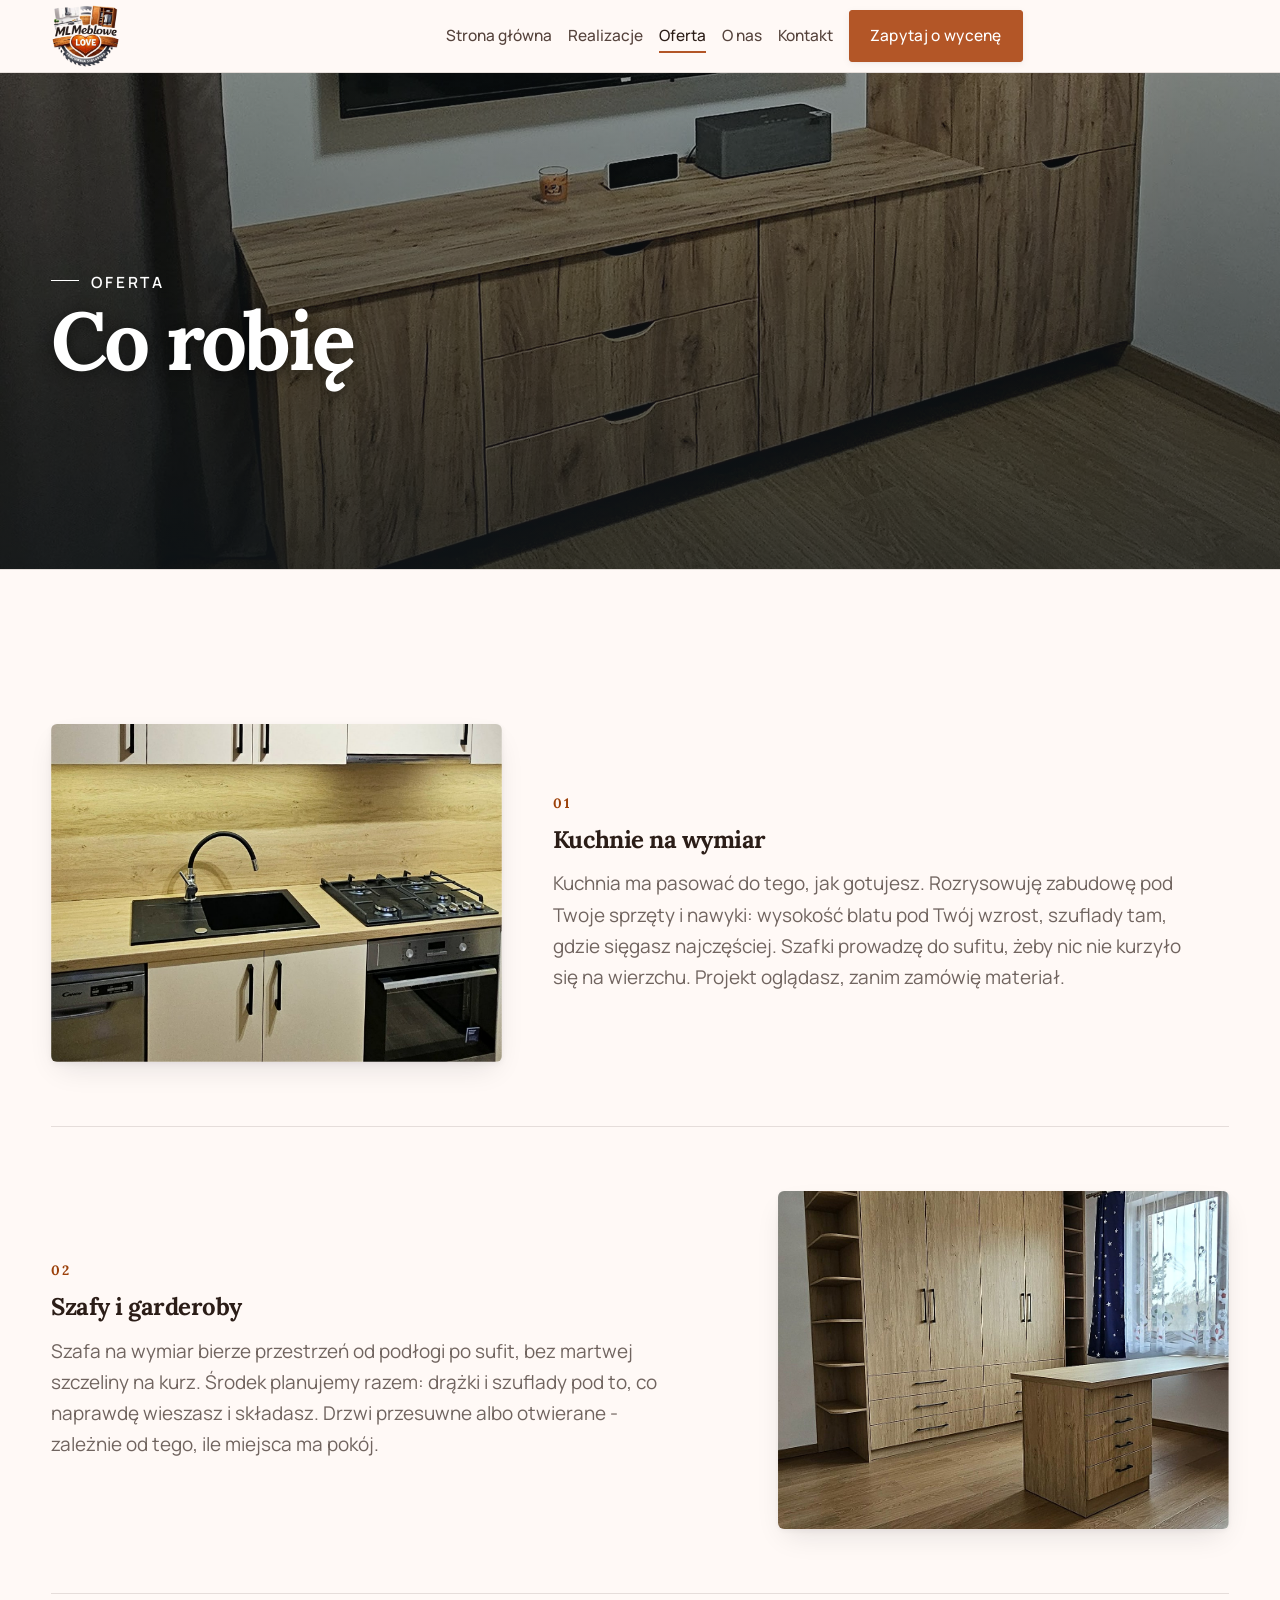
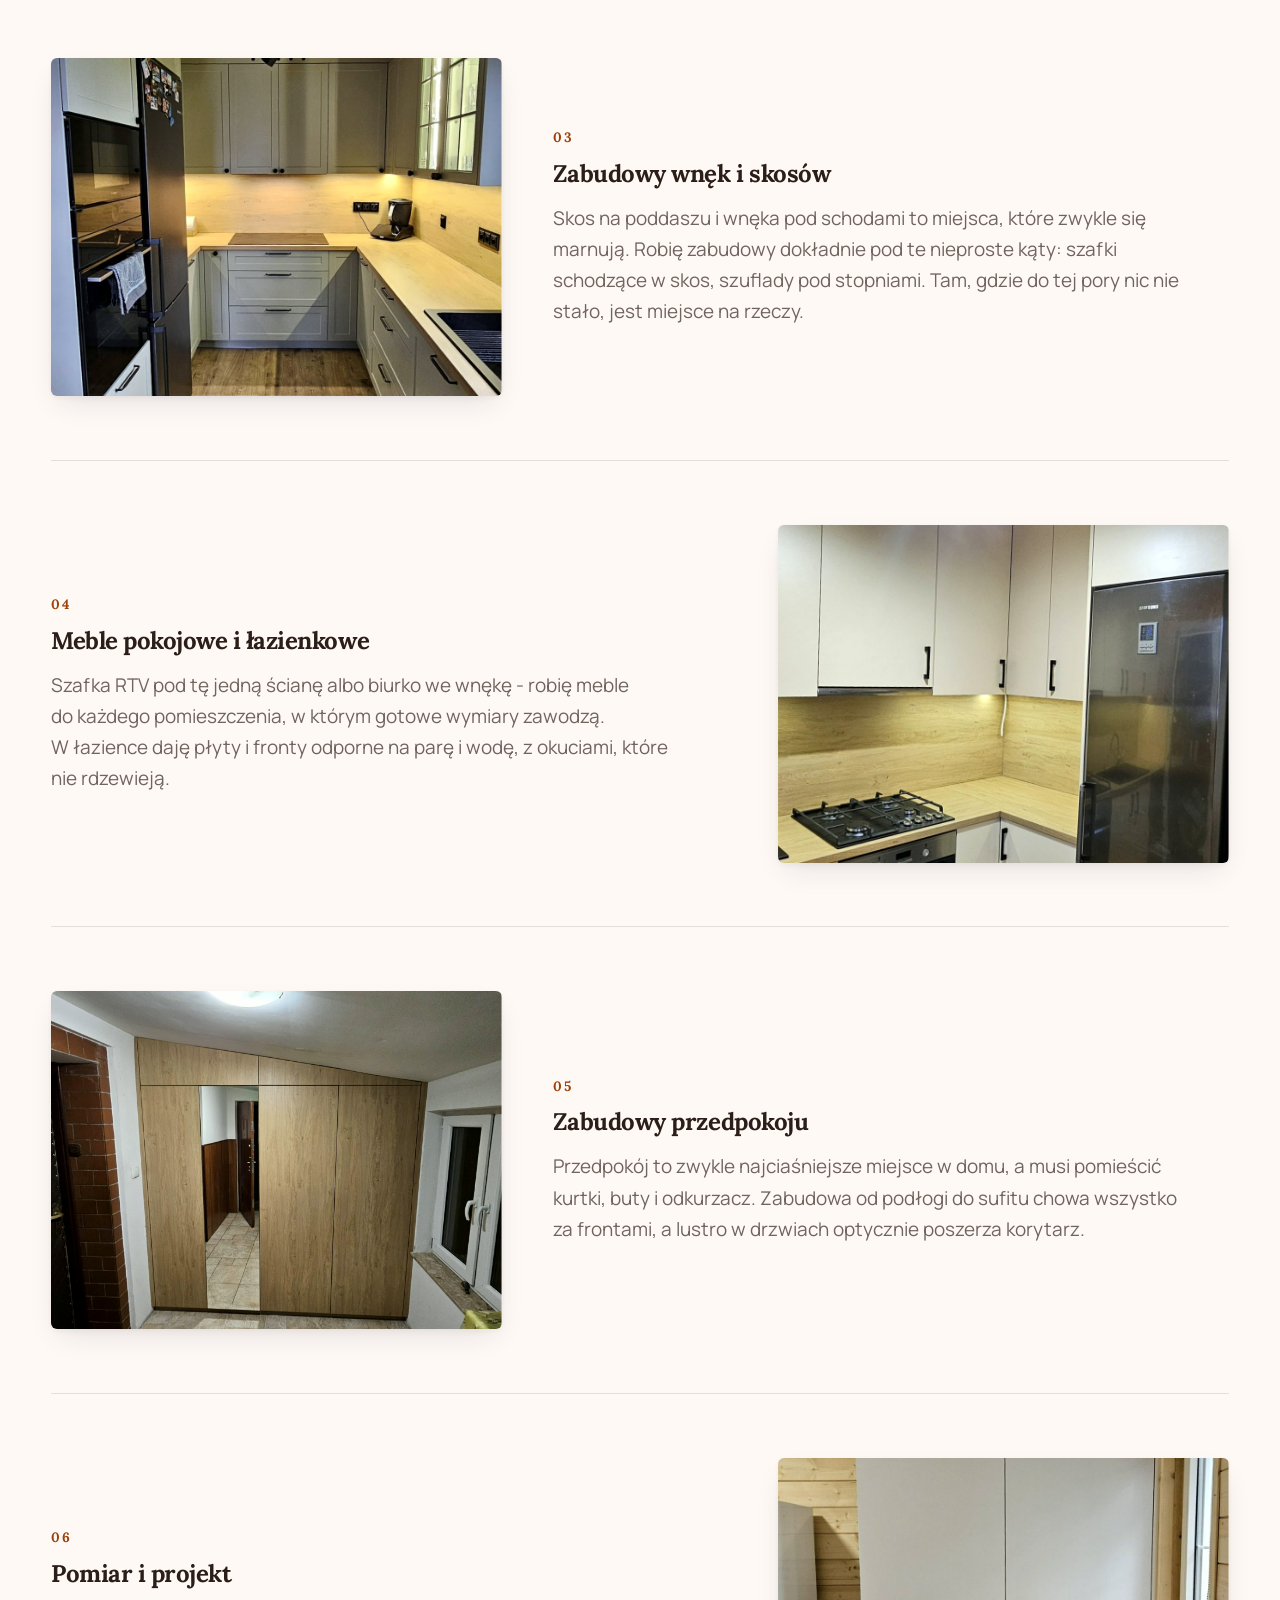
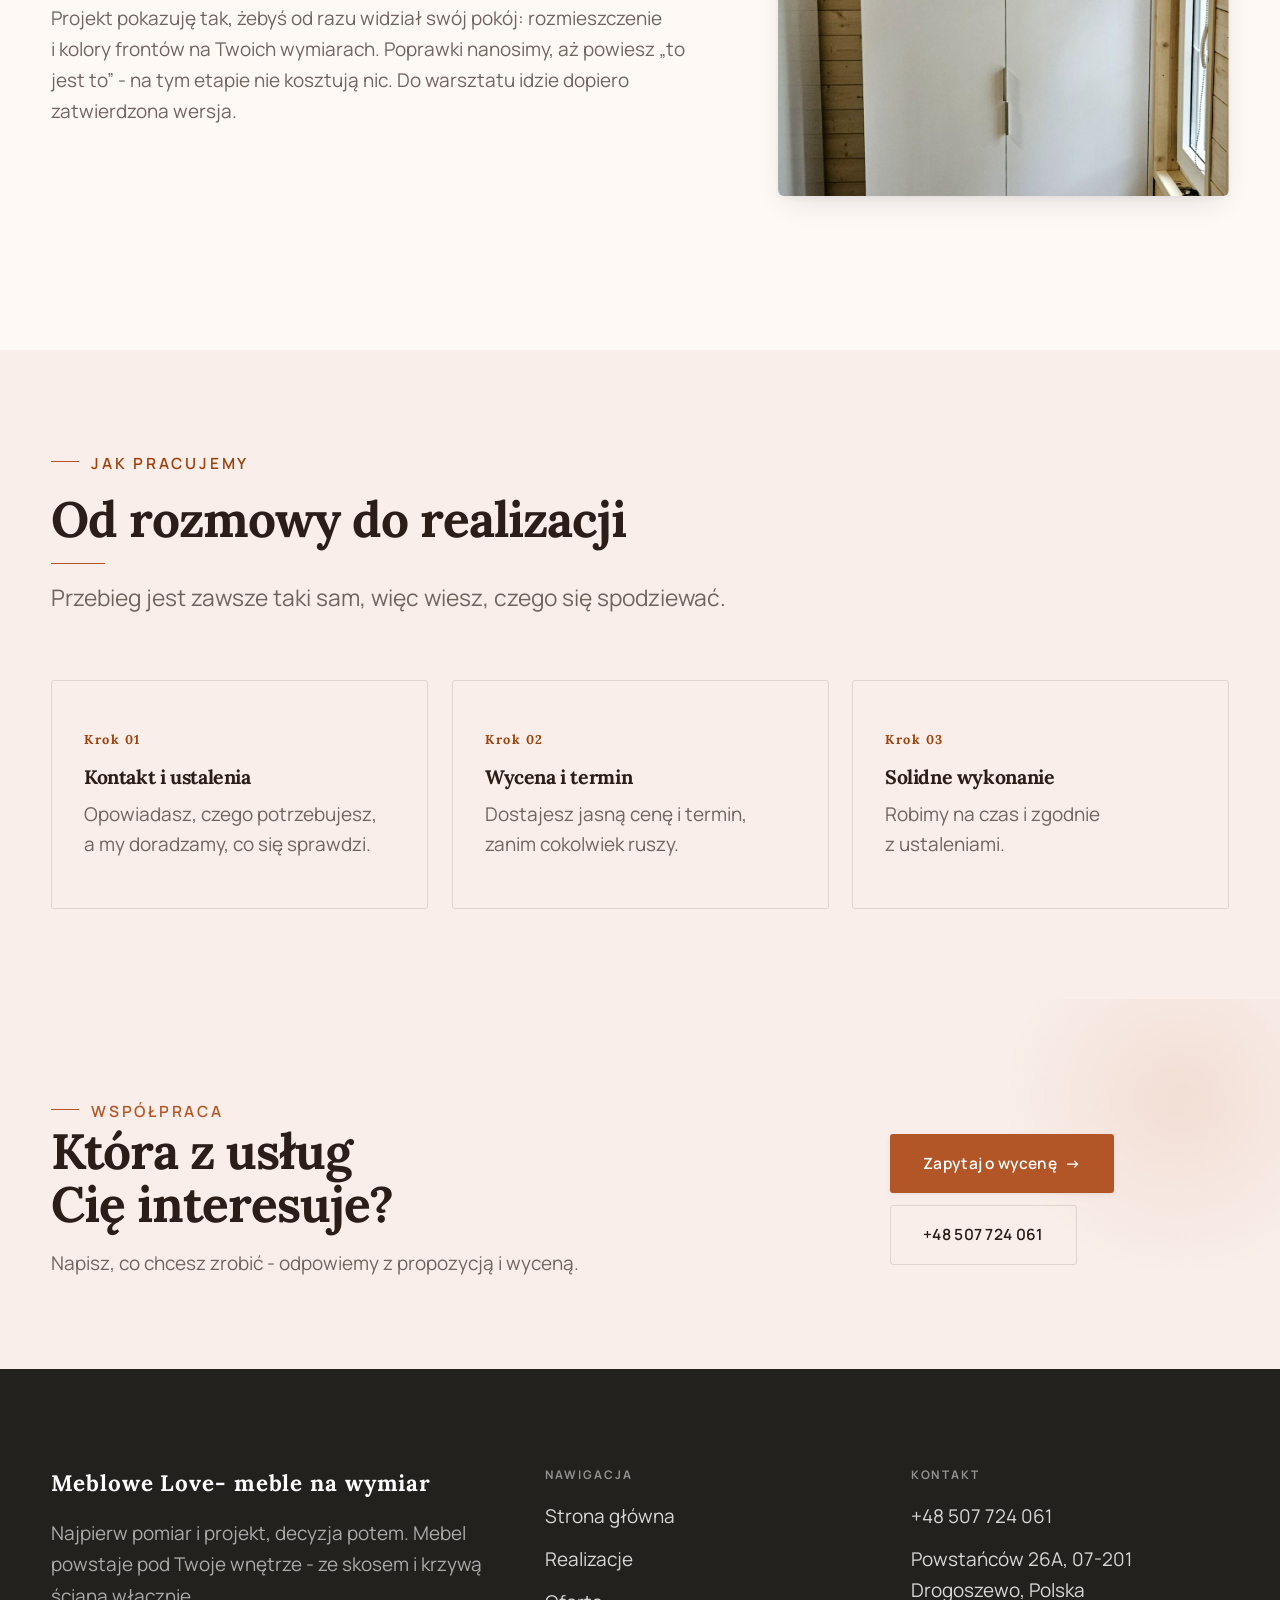
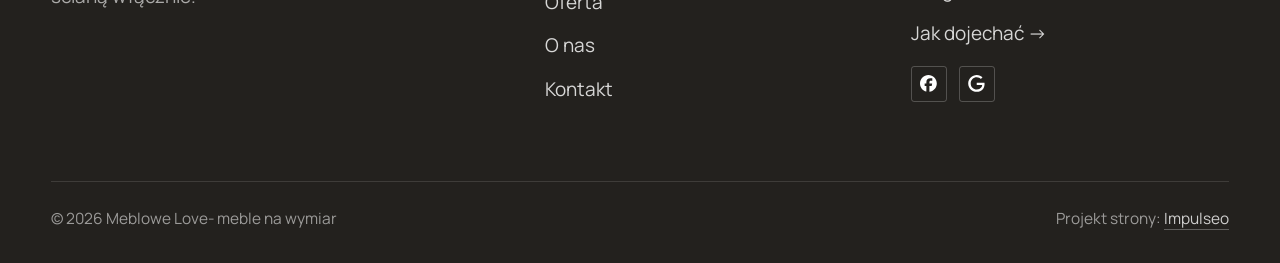
<file: oferta.html>
<!DOCTYPE html>
<html lang="pl">
<head>
<meta charset="UTF-8">
<meta name="viewport" content="width=device-width, initial-scale=1.0">
<title>Oferta - Meblowe Love- meble na wymiar</title>
<meta name="description" content="Meble na wymiar w Wyszkowie: kuchnie, szafy i zabudowy pod Twoje wnętrze. Pomiar, projekt, wykonanie i montaż. Zadzwoń: +48 507 724 061.">
<link rel="canonical" href="https://kris20032.github.io/meblowe-love-meble-na-wymiar/oferta.html">
<meta name="robots" content="noindex, nofollow">
<meta property="og:type" content="website">
<meta property="og:locale" content="pl_PL">
<meta property="og:site_name" content="Meblowe Love- meble na wymiar">
<meta property="og:title" content="Oferta - Meblowe Love- meble na wymiar">
<meta property="og:description" content="Meble na wymiar w Wyszkowie: kuchnie, szafy i zabudowy pod Twoje wnętrze. Pomiar, projekt, wykonanie i montaż. Zadzwoń: +48 507 724 061.">
<meta property="og:url" content="https://kris20032.github.io/meblowe-love-meble-na-wymiar/oferta.html">
<meta property="og:image" content="https://kris20032.github.io/meblowe-love-meble-na-wymiar/img/og.jpg">
<meta property="og:image:width" content="1200">
<meta property="og:image:height" content="630">
<meta name="twitter:card" content="summary_large_image">
<link rel="preconnect" href="https://fonts.googleapis.com">
<link rel="preconnect" href="https://fonts.gstatic.com" crossorigin>
<link href="https://fonts.googleapis.com/css2?family=Lora:wght@500;600;700&family=Manrope:wght@400;500;600&display=swap" rel="stylesheet">
<link rel="stylesheet" href="assets/styles.css?v=05213dfb">
</head>
<body>

<header class="nav">
  <div class="wrap nav-inner">
    <a class="brand brand-has-logo" href="index.html"><img class="brand-logo" src="img/logo.png" alt="Meblowe Love- meble na wymiar" width="592" height="547" decoding="async"></a>
    <nav class="nav-links">
      <a href="index.html">Strona główna</a>
      <a href="realizacje.html">Realizacje</a>
      <a href="oferta.html" class="active" aria-current="page">Oferta</a>
      <a href="o-nas.html">O nas</a>
      <a href="kontakt.html">Kontakt</a>
      <a href="kontakt.html" class="btn btn-accent">Zapytaj o wycenę</a>
    </nav>
    <button class="nav-toggle" aria-label="Menu"><span></span><span></span><span></span></button>
  </div>
</header>

<main>
<section class="pagehead">
  <img src="img/g12.jpg" alt="Meblowe Love- meble na wymiar - Co robię" width="1030" height="2334" decoding="async">
  <div class="wrap">
    <span class="eyebrow">Oferta</span>
    <h1>Co robię</h1>
  </div>
</section>
<section>
  <div class="wrap">
    <div class="svc-row reveal">
      <div class="svc-row-art"><img src="img/g14.jpg" alt="Kuchnie na wymiar" loading="lazy" width="1784" height="1082" decoding="async"></div>
      <div>
        <span class="num">01</span>
        <h3>Kuchnie na wymiar</h3>
        <p class="muted">Kuchnia ma pasować do tego, jak gotujesz. Rozrysowuję zabudowę pod Twoje sprzęty i nawyki: wysokość blatu pod Twój wzrost, szuflady tam, gdzie sięgasz najczęściej. Szafki prowadzę do sufitu, żeby nic nie kurzyło się na wierzchu. Projekt oglądasz, zanim zamówię materiał.</p>
      </div>
    </div>
    <div class="svc-row rev reveal">
      <div class="svc-row-art"><img src="img/about.jpg" alt="Szafy i garderoby" loading="lazy" width="1109" height="2400" decoding="async"></div>
      <div>
        <span class="num">02</span>
        <h3>Szafy i garderoby</h3>
        <p class="muted">Szafa na wymiar bierze przestrzeń od podłogi po sufit, bez martwej szczeliny na kurz. Środek planujemy razem: drążki i szuflady pod to, co naprawdę wieszasz i składasz. Drzwi przesuwne albo otwierane - zależnie od tego, ile miejsca ma pokój.</p>
      </div>
    </div>
    <div class="svc-row reveal">
      <div class="svc-row-art"><img src="img/g1.jpg" alt="Zabudowy wnęk i skosów" loading="lazy" width="1050" height="2344" decoding="async"></div>
      <div>
        <span class="num">03</span>
        <h3>Zabudowy wnęk i skosów</h3>
        <p class="muted">Skos na poddaszu i wnęka pod schodami to miejsca, które zwykle się marnują. Robię zabudowy dokładnie pod te nieproste kąty: szafki schodzące w skos, szuflady pod stopniami. Tam, gdzie do tej pory nic nie stało, jest miejsce na rzeczy.</p>
      </div>
    </div>
    <div class="svc-row rev reveal">
      <div class="svc-row-art"><img src="img/g2.jpg" alt="Meble pokojowe i łazienkowe" loading="lazy" width="968" height="2306" decoding="async"></div>
      <div>
        <span class="num">04</span>
        <h3>Meble pokojowe i łazienkowe</h3>
        <p class="muted">Szafka RTV pod tę jedną ścianę albo biurko we wnękę - robię meble do każdego pomieszczenia, w którym gotowe wymiary zawodzą. W łazience daję płyty i fronty odporne na parę i wodę, z okuciami, które nie rdzewieją.</p>
      </div>
    </div>
    <div class="svc-row reveal">
      <div class="svc-row-art"><img src="img/g3.jpg" alt="Zabudowa przedpokoju z lustrem" loading="lazy" width="1548" height="2080" decoding="async"></div>
      <div>
        <span class="num">05</span>
        <h3>Zabudowy przedpokoju</h3>
        <p class="muted">Przedpokój to zwykle najciaśniejsze miejsce w domu, a musi pomieścić kurtki, buty i odkurzacz. Zabudowa od podłogi do sufitu chowa wszystko za frontami, a lustro w drzwiach optycznie poszerza korytarz.</p>
      </div>
    </div>
    <div class="svc-row rev reveal">
      <div class="svc-row-art"><img src="img/g4.jpg" alt="Pomiar i projekt" loading="lazy" width="1070" height="2354" decoding="async"></div>
      <div>
        <span class="num">06</span>
        <h3>Pomiar i projekt</h3>
        <p class="muted">Projekt pokazuję tak, żebyś od razu widział swój pokój: rozmieszczenie i kolory frontów na Twoich wymiarach. Poprawki nanosimy, aż powiesz „to jest to” - na tym etapie nie kosztują nic. Do warsztatu idzie dopiero zatwierdzona wersja.</p>
      </div>
    </div>
  </div>
</section>
<section class="trust">
  <div class="wrap">
    <div class="head reveal">
      <span class="eyebrow">Jak pracujemy</span>
      <h2>Od rozmowy do realizacji</h2>
      <p>Przebieg jest zawsze taki sam, więc wiesz, czego się spodziewać.</p>
    </div>
    <div class="svc-grid">
      <div class="svc reveal"><div class="ic">Krok 01</div><h3>Kontakt i ustalenia</h3><p>Opowiadasz, czego potrzebujesz, a my doradzamy, co się sprawdzi.</p></div>
      <div class="svc reveal"><div class="ic">Krok 02</div><h3>Wycena i termin</h3><p>Dostajesz jasną cenę i termin, zanim cokolwiek ruszy.</p></div>
      <div class="svc reveal"><div class="ic">Krok 03</div><h3>Solidne wykonanie</h3><p>Robimy na czas i zgodnie z ustaleniami.</p></div>
    </div>
  </div>
</section>
<section class="cta">
  <div class="wrap">
    <div class="reveal">
      <span class="eyebrow">Współpraca</span>
      <h2>Która z usług Cię interesuje?</h2>
      <p>Napisz, co chcesz zrobić - odpowiemy z propozycją i wyceną.</p>
    </div>
    <div class="cta-actions reveal">
      <a href="kontakt.html" class="btn btn-light">Zapytaj o wycenę <span class="arr">→</span></a>
      <a href="tel:+48507724061" class="btn btn-ghost btn-ghost-cta">+48 507 724 061</a>
    </div>
  </div>
</section>
</main>

<footer>
  <div class="wrap">
    <div class="foot-grid">
      <div class="foot-brand">
        <div class="name">Meblowe Love- meble na wymiar</div>
        <p>Najpierw pomiar i projekt, decyzja potem. Mebel powstaje pod Twoje wnętrze - ze skosem i krzywą ścianą włącznie.</p>
      </div>
      <div class="foot-col">
        <h4>Nawigacja</h4>
        <a href="index.html">Strona główna</a>
        <a href="realizacje.html">Realizacje</a>
        <a href="oferta.html">Oferta</a>
        <a href="o-nas.html">O nas</a>
        <a href="kontakt.html">Kontakt</a>
      </div>
      <div class="foot-col">
        <h4>Kontakt</h4>
        <a href="tel:+48507724061">+48 507 724 061</a>
        <p>Powstańców 26A, 07-201 Drogoszewo, Polska</p>
        <a href="https://maps.google.com/?cid=7915580644302413164&g_mp=CiVnb29nbGUubWFwcy5wbGFjZXMudjEuUGxhY2VzLkdldFBsYWNlEAIYBCAA" target="_blank" rel="noopener">Jak dojechać →</a>
      <div class="foot-soc">
        <a class="soc" href="https://www.facebook.com/MLmeblowelove/" target="_blank" rel="noopener" aria-label="Facebook - Meblowe Love- meble na wymiar"><svg viewBox="0 0 24 24" aria-hidden="true" focusable="false"><path d="M9.101 23.691v-7.98H6.627v-3.667h2.474v-1.58c0-4.085 1.848-5.978 5.858-5.978.401 0 .955.042 1.468.103a8.68 8.68 0 0 1 1.141.195v3.325a8.623 8.623 0 0 0-.653-.036 26.805 26.805 0 0 0-.733-.009c-.707 0-1.259.096-1.675.309a1.686 1.686 0 0 0-.679.622c-.258.42-.374.995-.374 1.752v1.297h3.919l-.386 2.103-.287 1.564h-3.246v8.245C19.396 23.238 24 18.179 24 12.044c0-6.627-5.373-12-12-12s-12 5.373-12 12c0 5.628 3.874 10.35 9.101 11.647Z" fill="currentColor"/></svg></a>
        <a class="soc" href="https://maps.google.com/?cid=7915580644302413164&g_mp=CiVnb29nbGUubWFwcy5wbGFjZXMudjEuUGxhY2VzLkdldFBsYWNlEAIYBCAA" target="_blank" rel="noopener" aria-label="Google - Meblowe Love- meble na wymiar"><svg viewBox="0 0 24 24" aria-hidden="true" focusable="false"><path d="M12.48 10.92v3.28h7.84c-.24 1.84-.853 3.187-1.787 4.133-1.147 1.147-2.933 2.4-6.053 2.4-4.827 0-8.6-3.893-8.6-8.72s3.773-8.72 8.6-8.72c2.6 0 4.507 1.027 5.907 2.347l2.307-2.307C18.747 1.44 16.133 0 12.48 0 5.867 0 .307 5.387.307 12s5.56 12 12.173 12c3.573 0 6.267-1.173 8.373-3.36 2.16-2.16 2.84-5.213 2.84-7.667 0-.76-.053-1.467-.173-2.053H12.48z" fill="currentColor"/></svg></a>
      </div>
      </div>
    </div>
    <div class="foot-bot">
      <span>© 2026 Meblowe Love- meble na wymiar</span>
      <span>Projekt strony: <a class="foot-credit" href="https://impulseo.pl" target="_blank" rel="noopener">Impulseo</a></span>
    </div>
  </div>
</footer>
<div class="sticky-reserve"><a class="sr-book" href="kontakt.html">Zapytaj o wycenę</a><a class="sr-call" href="tel:+48507724061" aria-label="Zadzwoń"><svg class="ico-tel" width="16" height="16" viewBox="0 0 24 24" fill="none" aria-hidden="true"><path d="M6.6 10.8a15.5 15.5 0 0 0 6.6 6.6l2.2-2.2a1 1 0 0 1 1-.24 11.4 11.4 0 0 0 3.6.58 1 1 0 0 1 1 1V20a1 1 0 0 1-1 1A17 17 0 0 1 3 4a1 1 0 0 1 1-1h3.5a1 1 0 0 1 1 1c0 1.25.2 2.46.58 3.6a1 1 0 0 1-.25 1l-2.23 2.2Z" fill="currentColor"/></svg></a></div>
<div class="demo-wazne" data-do="2026-11-11" data-cykl="3" hidden><svg class="dw-ico" width="13" height="13" viewBox="0 0 24 24" fill="none" aria-hidden="true"><circle cx="12" cy="12" r="8.6" stroke="currentColor" stroke-width="1.8"/><path d="M12 7.2V12l3.3 2" stroke="currentColor" stroke-width="1.8" stroke-linecap="round"/></svg><span class="dw-txt"></span></div>

<script src="assets/main.js"></script>
</body>
</html>
</file>
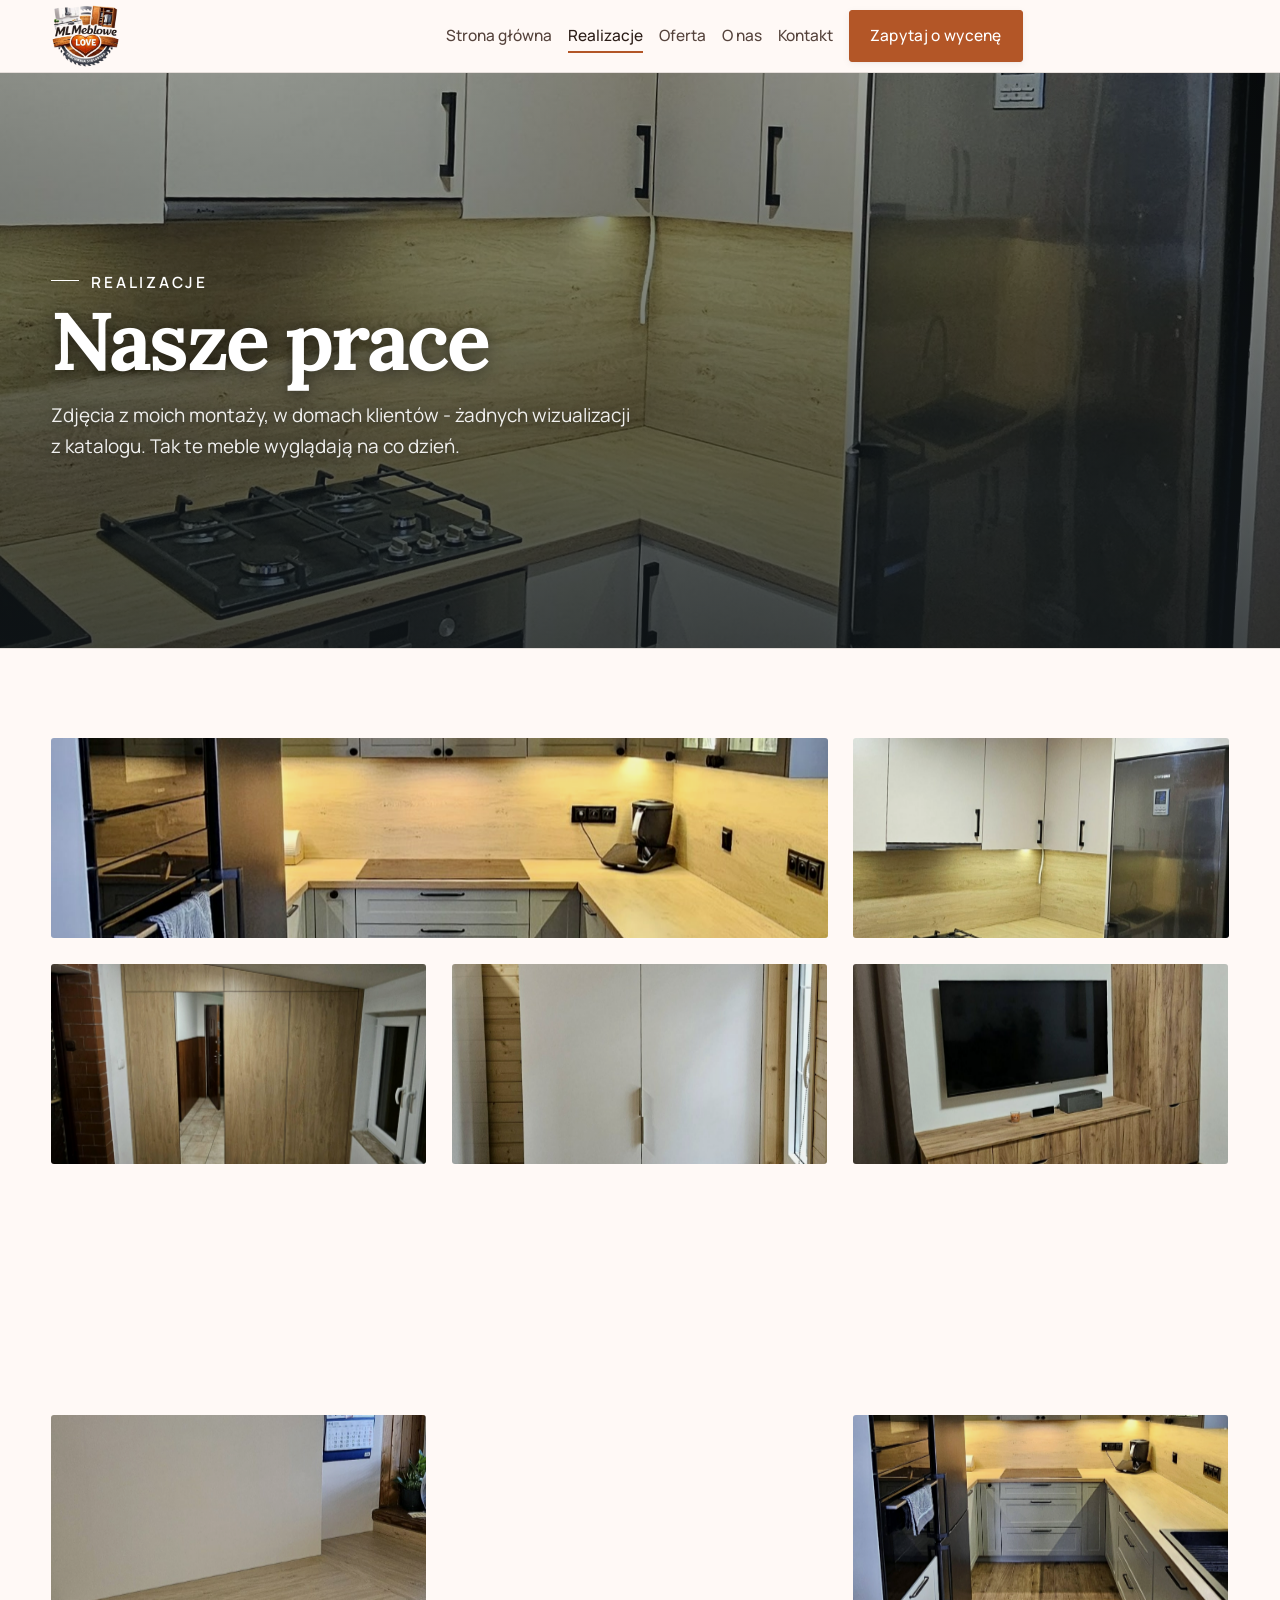
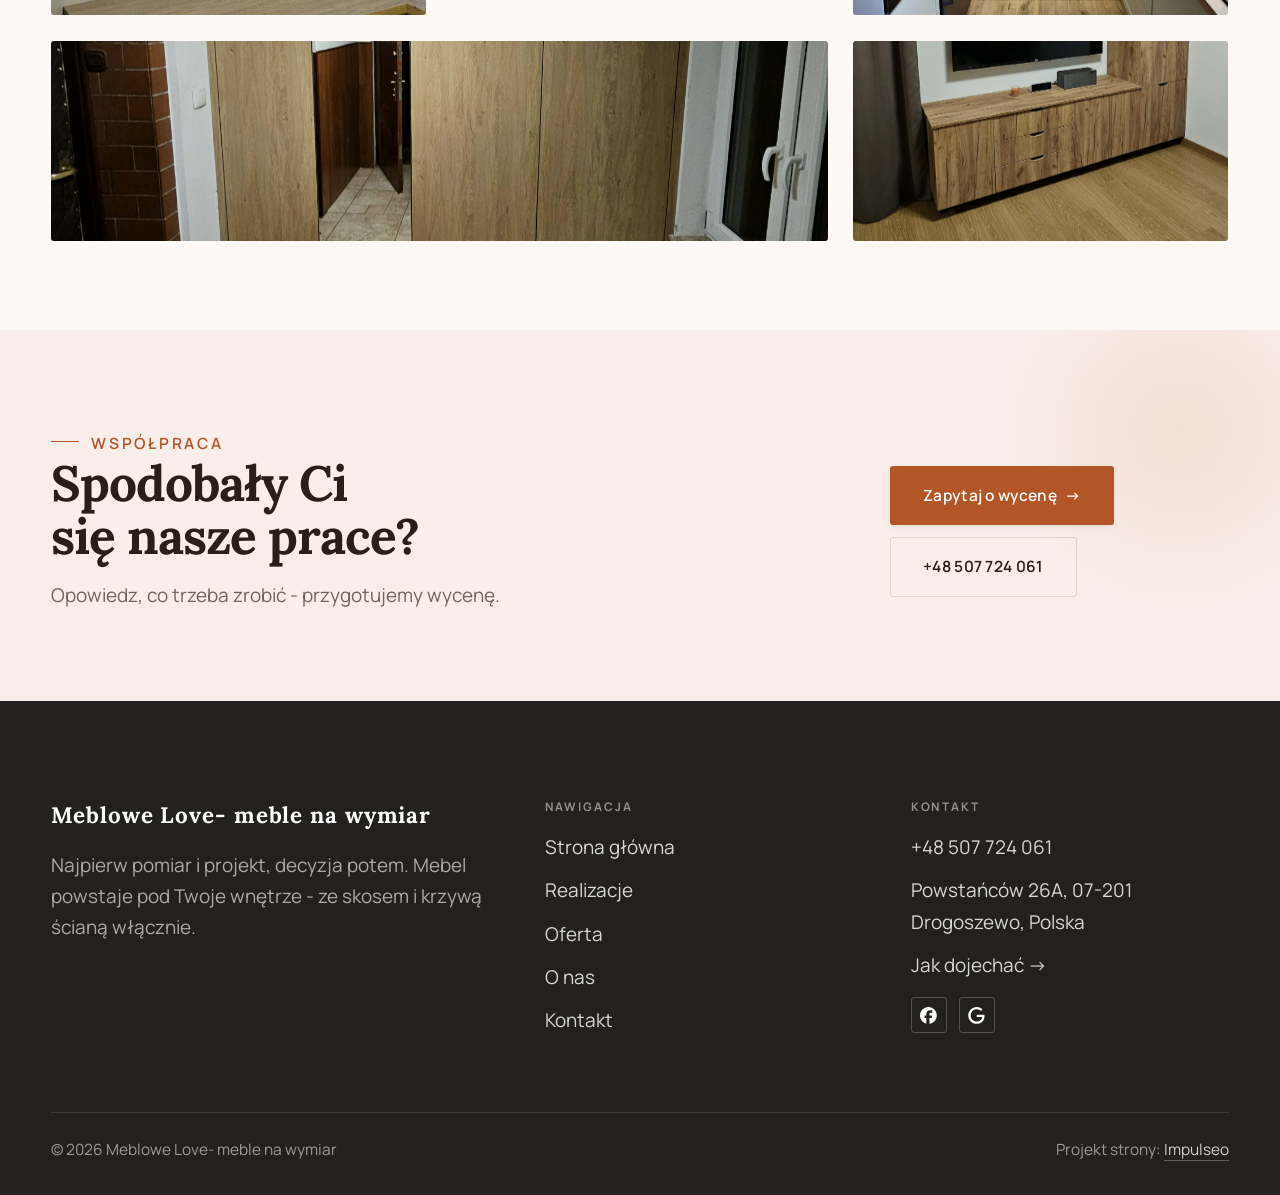
<file: realizacje.html>
<!DOCTYPE html>
<html lang="pl">
<head>
<meta charset="UTF-8">
<meta name="viewport" content="width=device-width, initial-scale=1.0">
<title>Realizacje - Meblowe Love- meble na wymiar</title>
<meta name="description" content="Realizacje Meblowe Love- meble na wymiar: Kuchnie na wymiar, szafy wnękowe, zabudowy przedpokoju i szafki RTV">
<link rel="canonical" href="https://kris20032.github.io/meblowe-love-meble-na-wymiar/realizacje.html">
<meta name="robots" content="noindex, nofollow">
<meta property="og:type" content="website">
<meta property="og:locale" content="pl_PL">
<meta property="og:site_name" content="Meblowe Love- meble na wymiar">
<meta property="og:title" content="Realizacje - Meblowe Love- meble na wymiar">
<meta property="og:description" content="Realizacje Meblowe Love- meble na wymiar: Kuchnie na wymiar, szafy wnękowe, zabudowy przedpokoju i szafki RTV">
<meta property="og:url" content="https://kris20032.github.io/meblowe-love-meble-na-wymiar/realizacje.html">
<meta property="og:image" content="https://kris20032.github.io/meblowe-love-meble-na-wymiar/img/og.jpg">
<meta property="og:image:width" content="1200">
<meta property="og:image:height" content="630">
<meta name="twitter:card" content="summary_large_image">
<link rel="preconnect" href="https://fonts.googleapis.com">
<link rel="preconnect" href="https://fonts.gstatic.com" crossorigin>
<link href="https://fonts.googleapis.com/css2?family=Lora:wght@500;600;700&family=Manrope:wght@400;500;600&display=swap" rel="stylesheet">
<link rel="stylesheet" href="assets/styles.css?v=05213dfb">
</head>
<body>

<header class="nav">
  <div class="wrap nav-inner">
    <a class="brand brand-has-logo" href="index.html"><img class="brand-logo" src="img/logo.png" alt="Meblowe Love- meble na wymiar" width="592" height="547" decoding="async"></a>
    <nav class="nav-links">
      <a href="index.html">Strona główna</a>
      <a href="realizacje.html" class="active" aria-current="page">Realizacje</a>
      <a href="oferta.html">Oferta</a>
      <a href="o-nas.html">O nas</a>
      <a href="kontakt.html">Kontakt</a>
      <a href="kontakt.html" class="btn btn-accent">Zapytaj o wycenę</a>
    </nav>
    <button class="nav-toggle" aria-label="Menu"><span></span><span></span><span></span></button>
  </div>
</header>

<main>
<section class="pagehead">
  <img src="img/g13.jpg" alt="Meblowe Love- meble na wymiar - Nasze prace" width="1764" height="1050" decoding="async">
  <div class="wrap">
    <span class="eyebrow">Realizacje</span>
    <h1>Nasze prace</h1>
    <p>Zdjęcia z moich montaży, w domach klientów - żadnych wizualizacji z katalogu. Tak te meble wyglądają na co dzień.</p>
  </div>
</section>
<section>
  <div class="wrap">
    <div class="gallery">
      <div class="tile t-two3 reveal"><img src="img/g1.jpg" alt="Meblowe Love- meble na wymiar" loading="lazy" width="1050" height="2344" decoding="async"></div>
      <div class="tile t-third reveal"><img src="img/g2.jpg" alt="Meblowe Love- meble na wymiar" loading="lazy" width="968" height="2306" decoding="async"></div>
      <div class="tile t-third reveal"><img src="img/g3.jpg" alt="Meblowe Love- meble na wymiar" loading="lazy" width="1548" height="2080" decoding="async"></div>
      <div class="tile t-third reveal"><img src="img/g4.jpg" alt="Meblowe Love- meble na wymiar" loading="lazy" width="1070" height="2354" decoding="async"></div>
      <div class="tile t-third reveal"><img src="img/g5.jpg" alt="Meblowe Love- meble na wymiar" loading="lazy" width="1030" height="2334" decoding="async"></div>
      <div class="tile t-third reveal"><img src="img/g6.jpg" alt="Meblowe Love- meble na wymiar" loading="lazy" width="1600" height="2133" decoding="async"></div>
      <div class="tile t-two3 reveal"><img src="img/g7.jpg" alt="Meblowe Love- meble na wymiar" loading="lazy" width="1109" height="2400" decoding="async"></div>
      <div class="tile t-third reveal"><img src="img/g8.jpg" alt="Meblowe Love- meble na wymiar" loading="lazy" width="1040" height="2340" decoding="async"></div>
      <div class="tile t-third reveal"><img src="img/g9.jpg" alt="Meblowe Love- meble na wymiar" loading="lazy" width="1848" height="1155" decoding="async"></div>
      <div class="tile t-third reveal"><img src="img/g10.jpg" alt="Meblowe Love- meble na wymiar" loading="lazy" width="1790" height="1090" decoding="async"></div>
      <div class="tile t-two3 reveal"><img src="img/g11.jpg" alt="Meblowe Love- meble na wymiar" loading="lazy" width="2930" height="1808" decoding="async"></div>
      <div class="tile t-third reveal"><img src="img/g12.jpg" alt="Meblowe Love- meble na wymiar" loading="lazy" width="1848" height="1155" decoding="async"></div>
    </div>
  </div>
</section>
<section class="cta">
  <div class="wrap">
    <div class="reveal">
      <span class="eyebrow">Współpraca</span>
      <h2>Spodobały Ci się nasze prace?</h2>
      <p>Opowiedz, co trzeba zrobić - przygotujemy wycenę.</p>
    </div>
    <div class="cta-actions reveal">
      <a href="kontakt.html" class="btn btn-light">Zapytaj o wycenę <span class="arr">→</span></a>
      <a href="tel:+48507724061" class="btn btn-ghost btn-ghost-cta">+48 507 724 061</a>
    </div>
  </div>
</section>
</main>

<footer>
  <div class="wrap">
    <div class="foot-grid">
      <div class="foot-brand">
        <div class="name">Meblowe Love- meble na wymiar</div>
        <p>Najpierw pomiar i projekt, decyzja potem. Mebel powstaje pod Twoje wnętrze - ze skosem i krzywą ścianą włącznie.</p>
      </div>
      <div class="foot-col">
        <h4>Nawigacja</h4>
        <a href="index.html">Strona główna</a>
        <a href="realizacje.html">Realizacje</a>
        <a href="oferta.html">Oferta</a>
        <a href="o-nas.html">O nas</a>
        <a href="kontakt.html">Kontakt</a>
      </div>
      <div class="foot-col">
        <h4>Kontakt</h4>
        <a href="tel:+48507724061">+48 507 724 061</a>
        <p>Powstańców 26A, 07-201 Drogoszewo, Polska</p>
        <a href="https://maps.google.com/?cid=7915580644302413164&g_mp=CiVnb29nbGUubWFwcy5wbGFjZXMudjEuUGxhY2VzLkdldFBsYWNlEAIYBCAA" target="_blank" rel="noopener">Jak dojechać →</a>
      <div class="foot-soc">
        <a class="soc" href="https://www.facebook.com/MLmeblowelove/" target="_blank" rel="noopener" aria-label="Facebook - Meblowe Love- meble na wymiar"><svg viewBox="0 0 24 24" aria-hidden="true" focusable="false"><path d="M9.101 23.691v-7.98H6.627v-3.667h2.474v-1.58c0-4.085 1.848-5.978 5.858-5.978.401 0 .955.042 1.468.103a8.68 8.68 0 0 1 1.141.195v3.325a8.623 8.623 0 0 0-.653-.036 26.805 26.805 0 0 0-.733-.009c-.707 0-1.259.096-1.675.309a1.686 1.686 0 0 0-.679.622c-.258.42-.374.995-.374 1.752v1.297h3.919l-.386 2.103-.287 1.564h-3.246v8.245C19.396 23.238 24 18.179 24 12.044c0-6.627-5.373-12-12-12s-12 5.373-12 12c0 5.628 3.874 10.35 9.101 11.647Z" fill="currentColor"/></svg></a>
        <a class="soc" href="https://maps.google.com/?cid=7915580644302413164&g_mp=CiVnb29nbGUubWFwcy5wbGFjZXMudjEuUGxhY2VzLkdldFBsYWNlEAIYBCAA" target="_blank" rel="noopener" aria-label="Google - Meblowe Love- meble na wymiar"><svg viewBox="0 0 24 24" aria-hidden="true" focusable="false"><path d="M12.48 10.92v3.28h7.84c-.24 1.84-.853 3.187-1.787 4.133-1.147 1.147-2.933 2.4-6.053 2.4-4.827 0-8.6-3.893-8.6-8.72s3.773-8.72 8.6-8.72c2.6 0 4.507 1.027 5.907 2.347l2.307-2.307C18.747 1.44 16.133 0 12.48 0 5.867 0 .307 5.387.307 12s5.56 12 12.173 12c3.573 0 6.267-1.173 8.373-3.36 2.16-2.16 2.84-5.213 2.84-7.667 0-.76-.053-1.467-.173-2.053H12.48z" fill="currentColor"/></svg></a>
      </div>
      </div>
    </div>
    <div class="foot-bot">
      <span>© 2026 Meblowe Love- meble na wymiar</span>
      <span>Projekt strony: <a class="foot-credit" href="https://impulseo.pl" target="_blank" rel="noopener">Impulseo</a></span>
    </div>
  </div>
</footer>
<div class="sticky-reserve"><a class="sr-book" href="kontakt.html">Zapytaj o wycenę</a><a class="sr-call" href="tel:+48507724061" aria-label="Zadzwoń"><svg class="ico-tel" width="16" height="16" viewBox="0 0 24 24" fill="none" aria-hidden="true"><path d="M6.6 10.8a15.5 15.5 0 0 0 6.6 6.6l2.2-2.2a1 1 0 0 1 1-.24 11.4 11.4 0 0 0 3.6.58 1 1 0 0 1 1 1V20a1 1 0 0 1-1 1A17 17 0 0 1 3 4a1 1 0 0 1 1-1h3.5a1 1 0 0 1 1 1c0 1.25.2 2.46.58 3.6a1 1 0 0 1-.25 1l-2.23 2.2Z" fill="currentColor"/></svg></a></div>
<div class="demo-wazne" data-do="2026-11-11" data-cykl="3" hidden><svg class="dw-ico" width="13" height="13" viewBox="0 0 24 24" fill="none" aria-hidden="true"><circle cx="12" cy="12" r="8.6" stroke="currentColor" stroke-width="1.8"/><path d="M12 7.2V12l3.3 2" stroke="currentColor" stroke-width="1.8" stroke-linecap="round"/></svg><span class="dw-txt"></span></div>

<script src="assets/main.js"></script>
</body>
</html>
</file>
<file: assets/styles.css>
/* ============================================================
   STOLBASZ — premium, architektoniczny B2B fit-out
   Jasna paleta, zero brązu. System wg premium-web-craft.
   Projekt strony: Impulseo (impulseo.pl)
   ============================================================ */

:root{
  /* PALETA — jasna, architektoniczna, chłodna */
  --paper:#F3F1EC;          /* główne tło */
  --paper-2:#E6E3DB;        /* sekcje alternatywne (chłodny jasny szary) */
  --paper-3:#E6E3DB;        /* delikatne wypełnienia */
  --ink:#23211E;            /* tekst główny — chłodny grafit */
  --ink-soft:#43403A;       /* nagłówki drugorzędne */
  --muted:#87837A;          /* tekst poboczny */
  --line:rgba(35,33,30,.12);/* hairline */
  --accent:#8A6B3C;         /* stonowany petrol-slate — jedyny akcent */
  --accent-d:#6E5430;
  --accent-soft:rgba(138,107,60,.10);
  --dark:#23211E;           /* sekcje ciemne (stopka/CTA) */

  /* HOVER ZDJĘĆ — JEDEN standard dla całego silnika (decyzja K. 04.08.2026, artefakt z wariantami).
     AKTUALNE (K.+Szymon 09.08.2026, wybór z artefaktu 6 wariantów): zoom 1.05 przy 1.4s -
     przy tak długim czasie mocniejszy kadr NIE skacze, tylko „oddycha". Poprzedni standard
     (1.02 / .55s z 04.08) odbierany jako dynamiczny i szybki.
     Spoczynek lekko przygaszony, ale TYLKO tam, gdzie jest mysz (@media hover:hover) —
     na telefonie zdjęcia zostają w pełnej jasności. */
  --img-zoom:1.05;                   /* K.+Szymon 09.08: wariant F z artefaktu porównawczego */
  --img-rest:brightness(.95) saturate(.99);
  --img-hot:brightness(1.06) saturate(1.05);
  --img-dur:1.4s;                    /* K.+Szymon 09.08 (wariant F): powoli = elegancko */
  --img-ease:cubic-bezier(.16,.84,.44,1);  /* miękki ogon, efekt „oddychania" */

  /* ODSTĘPY — skala 4/8 */
  --space-1:4px; --space-2:8px; --space-3:12px; --space-4:16px; --space-5:24px;
  --space-6:32px; --space-7:48px; --space-8:64px; --space-9:96px; --space-10:128px;

  /* TYPOGRAFIA — fluid clamp() (skala podbita 16.07.2026: większe, czytelniejsze litery — uwaga Adama) */
  --text-sm:clamp(.9rem,.87rem + .12vw,1rem);
  --text-base:clamp(1.08rem,1.04rem + .18vw,1.2rem);
  --text-lg:clamp(1.24rem,1.15rem + .34vw,1.44rem);
  --text-h3:clamp(1.34rem,1.22rem + .55vw,1.66rem);
  --text-h2:clamp(2.1rem,1.66rem + 2.1vw,3.1rem);
  --text-h1:clamp(2.9rem,2.1rem + 4vw,5.1rem);

  /* PROMIENIE — architektoniczne, raczej ostre */
  --r-sm:3px; --r-md:6px; --r-lg:10px;

  /* RUCH */
  --ease:cubic-bezier(.25,.46,.45,.94); --dur:.24s;

  /* CIENIE — miękkie, warstwowe */
  --sh-sm:0 1px 2px rgba(16,24,32,.04), 0 2px 8px rgba(16,24,32,.05);
  --sh-md:0 2px 6px rgba(16,24,32,.05), 0 12px 28px -8px rgba(16,24,32,.12);
  --sh-lg:0 6px 14px rgba(16,24,32,.07), 0 26px 56px -18px rgba(16,24,32,.22);

  --hairline:1px solid var(--line);

  --font-display:'Lora',serif;
  --font-body:'Manrope',sans-serif;
}

*{box-sizing:border-box;margin:0;padding:0}
html{scroll-behavior:smooth}
body{
  font-family:var(--font-body);
  font-size:var(--text-base);
  line-height:1.65;
  color:var(--ink);
  background:var(--paper);
  -webkit-font-smoothing:antialiased;
  text-rendering:optimizeLegibility;
}
img{max-width:100%;height:auto;display:block}  /* height:auto = width/height z atrybutów trzyma proporcje (TOP#12) */
a{color:inherit;text-decoration:none}

.wrap{width:min(92%,1180px);margin-inline:auto}
section{padding-block:clamp(52px,6.5vw,96px)}

h1,h2,h3{font-family:var(--font-display);font-weight:700;line-height:1.08;letter-spacing:-.02em;color:var(--ink)}
h1{font-size:var(--text-h1);letter-spacing:-.035em}
h2{font-size:var(--text-h2);letter-spacing:-.025em}
h3{font-size:var(--text-h3)}
/* MIARA — długość wiersza. WCAG 2.2 SC 1.4.8: max 80 znaków; Butterick: 45–90.
   68ch daje realnie 72–78 znaków polskiego tekstu, czyli z zapasem pod granicą.
   Wcześniej limit miał TYLKO <p> — <li>, <blockquote> i <dd> nie miały żadnego,
   i to jedyny powód, dla którego 23 bloki na dwóch oddanych stronach jadą po
   83–106 znaków w wierszu (pomiar 07.08.2026, bramka `miara`).
   ⚠️ Listy i definicje ograniczamy TYLKO bez klasy: `ul`/`ol` z klasą to u nas
   układ (siatki kafli, menu), a nie tekst ciągły — tam miarę wyznacza układ. */
/* 60ch, nie 68ch (K. 10.08): po zmianie fontów na węższe kroje (DM Sans i spółka)
   w 68ch mieściło się ~90 znaków - bramka pikselowa słusznie zgłaszała przekroczenie
   granicy 80. Pomiar na żywej przeglądarce: 60ch = 90 znaków, 53ch = ~78 znaków, czyli normę WCAG 1.4.8. */
:root{ --miara:53ch }
p{max-width:min(100%,var(--miara))}
blockquote,
ul:not([class])>li, ol:not([class])>li,
dl:not([class])>dd{max-width:min(100%,var(--miara))}

/* ⚠️ Świadomie BEZ wyjątku `.tile p,.card p,.svc p{max-width:none}`, choć nasuwa się sam:
   te akapity BYŁY już ograniczone (stare `p{max-width:65ch}`), więc „wyjątek" nie odblokowałby
   niczego nowego — tylko ROZLUŹNIŁ stan sprzed zmiany na wszystkich demach naraz.
   `figcaption` żadna z reguł wyżej nie dotyczy, więc też nie potrzebuje zwolnienia. */

/* ŁAMANIE. `balance` wyrównuje długości wierszy w nagłówku, `pretty` pilnuje ostatniego
   wiersza akapitu, żeby nie został w nim jeden wyraz. Obsługiwane od Chrome 117 /
   Safari 17.5; starsze przeglądarki po prostu ignorują tę własność.
   `text-wrap:pretty` nie występowało dotąd ANI RAZ w silniku ani w repo klientów. */
h1,h2,h3,.lead,.lede{text-wrap:balance}
p,li,blockquote,dd{text-wrap:pretty}

.eyebrow{
  font-family:var(--font-body);
  font-size:var(--text-sm);
  font-weight:600;
  letter-spacing:.18em;
  text-transform:uppercase;
  color:var(--accent);
  display:inline-flex;align-items:center;gap:var(--space-3);
}
/* flex:none + margin-top = kreska trzyma się PIERWSZEJ linii. Wcześniej align-items:center
   centrowało ją względem całego bloku i przy zawinięciu (długi kicker typu
   „…WNĘTRZ · LESZNO · OD 2019") druga linia lądowała z brzydkim wcięciem. */
.eyebrow{align-items:flex-start}
.eyebrow>*,.eyebrow{text-wrap:balance}   /* dlugi kicker lamal sie na sierote typu samo „2019" w drugiej linii */
.eyebrow::before{content:"";width:28px;height:1px;background:var(--accent);display:inline-block;flex:none;margin-top:.62em}

.muted{color:var(--muted)}
.lead{font-size:var(--text-lg);line-height:1.55;color:var(--ink-soft);max-width:50ch}

/* ---------- BUTTONS ---------- */
.btn{
  display:inline-flex;align-items:center;gap:var(--space-2);
  font-weight:600;font-size:var(--text-sm);letter-spacing:.02em;
  padding:var(--space-4) var(--space-6);
  border-radius:var(--r-sm);
  transition:transform var(--dur) var(--ease),box-shadow var(--dur) var(--ease),background var(--dur) var(--ease);
  cursor:pointer;border:1px solid transparent;
}
.btn-accent{background:var(--accent);color:#fff;box-shadow:var(--sh-sm)}
.btn-accent:hover{background:var(--accent-d);transform:translateY(-2px);box-shadow:var(--sh-md)}
.btn-accent:active{transform:translateY(0);box-shadow:var(--sh-sm)}
.btn-ghost{background:transparent;color:var(--ink);border-color:var(--line)}
.btn-ghost:hover{border-color:var(--accent);color:var(--accent);transform:translateY(-2px)}
.btn-light{background:#fff;color:var(--ink);box-shadow:var(--sh-sm)}
.btn-light:hover{transform:translateY(-2px);box-shadow:var(--sh-md)}
.btn .arr{transition:transform var(--dur) var(--ease)}
.btn:hover .arr{transform:translateX(4px)}

/* ---------- NAV ---------- */
.nav{
  position:sticky;top:0;z-index:50;
  background:color-mix(in srgb,var(--paper) 88%,transparent);
  backdrop-filter:saturate(140%) blur(10px);
  border-bottom:var(--hairline);
}
.nav-inner{display:flex;align-items:center;justify-content:space-between;gap:var(--space-5);height:72px}
/* ANTY-NACHODZENIE (K. 05.08.2026): długa nazwa firmy + przycisk z pełnym numerem nie mieściły się w pasku
   i flex ściskał linki PONIŻEJ ich treści - "Kontakt" wchodził na ramkę "Zadzwoń +48 ...". Teraz ustępuje
   nazwa marki (skrót wielokropkiem), a menu i przycisk nigdy się nie kurczą ani nie zachodzą na siebie. */
.brand{display:flex;flex-direction:column;line-height:1;min-width:0;flex:0 1 auto}
.brand .name{font-family:var(--font-display);font-weight:800;font-size:1.35rem;letter-spacing:.04em;white-space:nowrap;overflow:hidden;text-overflow:ellipsis}
.brand .sub{font-size:.62rem;letter-spacing:.34em;text-transform:uppercase;color:var(--muted);margin-top:5px;white-space:nowrap;overflow:hidden;text-overflow:ellipsis}
.nav-links{display:flex;align-items:center;gap:var(--space-6);flex:0 0 auto}
.nav-links a{font-size:var(--text-sm);font-weight:500;color:var(--ink-soft);position:relative;padding-block:4px;white-space:nowrap;transition:color var(--dur) var(--ease)}
.nav-links a::after{content:"";position:absolute;left:0;bottom:0;width:0;height:1.5px;background:var(--accent);transition:width var(--dur) var(--ease)}
.nav-links a:hover,.nav-links a.active{color:var(--ink)}
.nav-links a:hover::after,.nav-links a.active::after{width:100%}
.nav-links .btn{padding:var(--space-2) var(--space-5)}
/* przyciski w nav: właściwy kolor (przebij .nav-links a) + bez podkreślenia */
.nav-links a.btn-accent{color:#fff}
.nav-links a.btn-ghost,.nav-links a.btn-light{color:var(--ink)}
/* CTA w pasku: NIE podkreślenie spod linków menu, ale ten sam przelatujący błysk,
   co na wszystkich innych przyciskach (zgłoszenie K. 13.08.2026 - „na hero jest efekt
   światła przechodzącego przez przycisk, na navbarze go nie ma, a mają być identyczne").
   Reguła `.nav-links a::after` jest silniejsza od `.btn::after`, więc trzeba jej
   geometrię wyzerować i wpisać połysk z nazwy - samo `display:none` gasiło efekt. */
.nav-links a.btn::after{
  display:block;content:"";position:absolute;inset:0;z-index:-1;pointer-events:none;
  width:auto;height:auto;border-radius:inherit;   /* kasuje geometrię podkreślenia (width:0;height:1.5px) */
  background:linear-gradient(100deg,transparent 32%,rgba(255,255,255,.20) 50%,transparent 68%);
  translate:-120% 0}
@media (prefers-reduced-motion:no-preference){
  .nav-links a.btn:hover::after{translate:120% 0;transition:translate .75s var(--mt-ease,cubic-bezier(.16,.84,.44,1))}
}
.nav-toggle{display:none;background:none;border:none;cursor:pointer;flex-direction:column;gap:5px;padding:8px}
.nav-toggle span{width:24px;height:2px;background:var(--ink);transition:var(--dur)}
/* Ciasny zakres MIĘDZY menu mobilnym a pełnym pulpitem: zbijamy odstępy i nazwę marki,
   żeby wszystko zmieściło się naturalnie, zanim w ogóle dojdzie do skracania wielokropkiem. */
@media(max-width:1280px) and (min-width:921px){
  .nav-links{gap:var(--space-4)}
  .nav-links .btn{padding:var(--space-2) var(--space-4)}
  .brand .name{font-size:1.15rem}
}

/* ---------- HERO (split) ---------- */
.hero{position:relative;overflow:hidden;border-bottom:var(--hairline)}
.hero-grid{display:grid;grid-template-columns:1.05fr .95fr;gap:clamp(24px,4vw,60px);align-items:center;
  padding-block:clamp(36px,4.5vw,64px)}
.hero-copy .eyebrow{margin-bottom:var(--space-5)}
.hero-copy h1{margin-bottom:var(--space-5)}
.hero-copy .lead{margin-bottom:var(--space-7)}
.hero-actions{display:flex;flex-wrap:wrap;gap:var(--space-4)}
.hero-art{position:relative;aspect-ratio:4/3;border-radius:var(--r-lg);overflow:hidden;box-shadow:var(--sh-lg)}
.hero-art img{width:100%;height:100%;object-fit:cover}
.hero-art::after{content:"";position:absolute;inset:0;background:linear-gradient(180deg,transparent 55%,rgba(18,24,28,.28))}
.hero-badge{position:absolute;left:var(--space-5);bottom:var(--space-5);z-index:2;
  background:rgba(252,252,251,.94);backdrop-filter:blur(4px);
  border-radius:var(--r-md);padding:var(--space-4) var(--space-5);box-shadow:var(--sh-md);max-width:78%}
.hero-badge strong{display:block;font-family:var(--font-display);font-size:1rem;letter-spacing:-.01em}
.hero-badge span{font-size:var(--text-sm);color:var(--muted)}

/* ---------- HERO duży / kinowy (strona główna) ---------- */
.hero-cine{position:relative;min-height:clamp(560px,82vh,840px);min-height:clamp(560px,82svh,840px);display:flex;align-items:center;overflow:hidden;border-bottom:var(--hairline)}
.hero-cine>img{position:absolute;inset:0;width:100%;height:100%;object-fit:cover;z-index:0}
.hero-cine::after{content:"";position:absolute;inset:0;z-index:1;
  background:linear-gradient(95deg,rgba(13,18,23,.86) 0%,rgba(13,18,23,.64) 32%,rgba(13,18,23,.24) 62%,rgba(13,18,23,.04) 100%)}
.hero-cine .wrap{position:relative;z-index:2;padding-block:var(--space-8)}
.hero-cine .hero-copy{max-width:660px}
.hero-cine .eyebrow{color:#fff;margin-bottom:var(--space-5)}
.hero-cine .eyebrow::before{background:#fff}
.hero-cine h1{color:#fff;margin-bottom:var(--space-5);font-size:clamp(2.9rem,2rem + 4.4vw,5.2rem);text-wrap:balance}
.hero-cine .lead{color:rgba(255,255,255,.92);max-width:48ch;margin-bottom:var(--space-7)}
.hero-cine .hero-actions{display:flex;flex-wrap:wrap;gap:var(--space-4)}
/* NISKIE OKNO (laptop z dokiem i paskami przeglądarki ma ~700-780 px wysokości widoku):
   H1 do 5.2rem + długi lead nie mieściły się i przyciski wypadały POD krawędź ekranu -
   klient widział stronę bez ani jednego CTA. Skalujemy w dół, zamiast przycinać treść. */
@media(min-width:821px) and (max-height:820px){
  .hero-cine{min-height:clamp(520px,94svh,780px)}
  .hero-cine .wrap{padding-block:var(--space-6)}
  .hero-cine h1{font-size:clamp(2.2rem,1.5rem + 2.6vw,3.6rem);margin-bottom:var(--space-4)}
  .hero-cine .eyebrow{margin-bottom:var(--space-4)}
  .hero-cine .lead{margin-bottom:var(--space-5);max-width:44ch}
}
@media(max-width:680px){
  .hero-cine{min-height:clamp(520px,76vh,640px);min-height:clamp(520px,76svh,640px);align-items:flex-end}
  .hero-cine::after{background:linear-gradient(0deg,rgba(13,18,23,.9) 6%,rgba(13,18,23,.45) 55%,rgba(13,18,23,.25) 100%)}
  .hero-cine .wrap{padding-bottom:var(--space-9)}
  /* TELEFON (~90% oglądających): lead potrafił zająć 8 linii i zepchnąć CTA poza pierwszy ekran.
     Zwężamy interlinię i skalę - treści nie ucinamy, bo to ona sprzedaje. */
  .hero-cine .lead{font-size:.98rem;line-height:1.5;margin-bottom:var(--space-5)}
  .hero-cine .eyebrow{font-size:.72rem;letter-spacing:.13em;margin-bottom:var(--space-4)}
  .hero-cine .eyebrow::before{width:20px}
  .hero-cine h1{margin-bottom:var(--space-4)}
}

/* full-bleed hero variant (podstrony) */
.pagehead{position:relative;min-height:46vh;min-height:46svh;display:flex;align-items:flex-end;overflow:hidden;border-bottom:var(--hairline)}
.pagehead img{position:absolute;inset:0;width:100%;height:100%;object-fit:cover}
/* 10.08.2026 (decyzja K.): mocniejsze przyciemnienie + cień pod tekstem. Bramka mierzyła na
   nagłówkach podstron 3,38-3,43:1 przy wymaganych 4,5 — jasne zdjęcie (hala, śnieg, niebo)
   podchodziło pod biały tekst. Zdjęcia klientów są różne, więc kontrast musi dawać WARSTWA,
   a nie szczęśliwy dobór kadru. */
.pagehead::after{content:"";position:absolute;inset:0;background:linear-gradient(180deg,rgba(18,24,28,.40),rgba(18,24,28,.76))}
.pagehead .wrap{position:relative;z-index:2;padding-block:var(--space-9);color:#fff}
.pagehead h1{color:#fff;max-width:18ch;text-shadow:0 2px 16px rgba(0,0,0,.55)}
.pagehead .eyebrow{color:#fff}
.pagehead .eyebrow::before{background:#fff}
.pagehead p{color:rgba(255,255,255,.92);margin-top:var(--space-4);max-width:54ch;text-shadow:0 1px 12px rgba(0,0,0,.5)}

/* ---------- STRIP (pasek skrótów / liczby) ---------- */
.strip{background:var(--dark);color:#fff}
/* PASEK HASEŁ — standard 04.08.2026 (decyzja K.): 5 haseł w JEDNYM rzędzie, tekst WYŚRODKOWANY,
   węższe marginesy boczne niż reszta strony (pasek ma iść szerzej), równe wysokości kolumn. */
.strip .wrap{width:min(96%,1440px);display:grid;grid-template-columns:repeat(5,1fr);
  gap:var(--space-5);padding-block:var(--space-7);align-items:stretch}
.strip .item .k{font-family:var(--font-display);font-size:clamp(1.05rem,.82rem + .85vw,1.55rem);
  font-weight:800;letter-spacing:-.02em;color:#fff;line-height:1.18;text-wrap:balance}
.strip .item .v{font-size:var(--text-sm);color:rgba(255,255,255,.66);margin-top:var(--space-2);line-height:1.4}
.strip .item{border-left:2px solid var(--accent);padding-inline:var(--space-4);
  text-align:center;display:flex;flex-direction:column;justify-content:center}
/* liczba kolumn = liczba haseł, żeby ostatnie nie zostawało samo w drugim rzędzie.
   Klasę n-N nadaje multipage.py; domyślnie (bez klasy) pasek jest 5-kolumnowy. */
.strip.n-2 .wrap{grid-template-columns:repeat(2,1fr)}
.strip.n-3 .wrap{grid-template-columns:repeat(3,1fr)}
.strip.n-4 .wrap{grid-template-columns:repeat(4,1fr);gap:var(--space-6)}
.strip.n-4 .item .k{font-size:clamp(1.3rem,1rem + 1.1vw,2rem)}
.strip.n-6 .wrap{grid-template-columns:repeat(6,1fr);gap:var(--space-4)}
.strip.n-6 .item .k{font-size:clamp(.98rem,.8rem + .7vw,1.35rem)}
/* równe łamanie: zamiast "długa linia + jedno słowo" obie linie zbliżonej długości */
.strip .item .k{text-wrap:balance}

/* ---------- SECTION HEAD ---------- */
.head{max-width:48rem;margin-bottom:var(--space-8)}
.head.center{margin-inline:auto;text-align:center}
.head .eyebrow{margin-bottom:var(--space-4)}
.head h2{margin-bottom:var(--space-4)}
.head p{color:var(--muted);font-size:var(--text-lg);line-height:1.55}
.head.center p{margin-inline:auto}

/* ---------- INTRO SPLIT ---------- */
.split{display:grid;grid-template-columns:.92fr 1.08fr;gap:clamp(28px,5vw,80px);align-items:center}
.split.rev{grid-template-columns:1.08fr .92fr}
.split.rev .split-art{order:-1}
.split-art{position:relative;aspect-ratio:5/4;border-radius:var(--r-lg);overflow:hidden;box-shadow:var(--sh-lg)}
.split-art img{width:100%;height:100%;object-fit:cover}
.split-copy h2{margin-bottom:var(--space-5)}
.split-copy p+p{margin-top:var(--space-4)}
.split-copy .btn{margin-top:var(--space-6)}

/* ---------- SERVICES (zakres) ---------- */
.svc-grid{display:grid;grid-template-columns:repeat(auto-fit,minmax(280px,1fr));gap:var(--space-5)}
.svc{background:#fff;border:var(--hairline);border-radius:var(--r-md);padding:var(--space-7) var(--space-6);
  transition:transform var(--dur) var(--ease),box-shadow var(--dur) var(--ease),border-color var(--dur) var(--ease);
  position:relative;overflow:hidden}
.svc::before{content:"";position:absolute;left:0;top:0;width:3px;height:0;background:var(--accent);transition:height var(--dur) var(--ease)}
.svc:hover{transform:translateY(-4px);box-shadow:var(--sh-md);border-color:transparent}
.svc:hover::before{height:100%}
.svc .ic{font-family:var(--font-display);font-size:.8rem;font-weight:700;letter-spacing:.12em;color:var(--accent);margin-bottom:var(--space-4)}
.svc h3{margin-bottom:var(--space-3);font-size:1.22rem}
.svc p{color:var(--muted);font-size:var(--text-base);line-height:1.6}

/* big detailed service rows */
.svc-row{display:grid;grid-template-columns:.8fr 1.2fr;gap:clamp(20px,4vw,60px);align-items:center;padding-block:var(--space-8)}
.svc-row+.svc-row{border-top:var(--hairline)}
.svc-row.rev{grid-template-columns:1.2fr .8fr}
/* Naprzemienny układ wierszy oferty: co drugi wiersz ma zdjęcie po PRAWEJ.
   Było `order:-1` — martwy kod, bo zdjęcie i tak jest pierwszym dzieckiem w HTML,
   więc wszystkie wiersze wyglądały identycznie (zdjęcie zawsze z lewej), a `rev`
   zmieniało tylko szerokość kolumn. Znalezione 29.07.2026 przy różnicowaniu kierunków
   animacji (pomiar pozycji: art.mid 390/502 przy row.mid 756 — zawsze lewa strona). */
.svc-row.rev .svc-row-art{order:2}
.svc-row-art{aspect-ratio:4/3;border-radius:var(--r-md);overflow:hidden;box-shadow:var(--sh-md)}
.svc-row-art img{width:100%;height:100%;object-fit:cover}
.svc-row h3{font-size:1.5rem;margin-bottom:var(--space-4)}
.svc-row .num{font-family:var(--font-display);font-size:.85rem;font-weight:700;letter-spacing:.14em;color:var(--accent);display:block;margin-bottom:var(--space-3)}
.svc-row ul{list-style:none;margin-top:var(--space-4);display:flex;flex-direction:column;gap:var(--space-2)}
.svc-row li{position:relative;padding-left:var(--space-5);color:var(--muted);font-size:var(--text-base)}
.svc-row li::before{content:"";position:absolute;left:0;top:.62em;width:8px;height:1px;background:var(--accent)}

/* ---------- GALLERY (realizacje) ---------- */
.gallery{display:grid;grid-template-columns:repeat(12,1fr);gap:var(--space-4);grid-auto-rows:200px}
/* GALERIA MASONRY — pionowe zdjęcia (portrety beauty/wellness) bez przycinania: kolumny, height auto */
.gallery-masonry{column-count:3;column-gap:var(--space-4)}
@media(max-width:900px){.gallery-masonry{column-count:2}}
@media(max-width:560px){.gallery-masonry{column-count:1}}
.gallery-masonry .m-tile{break-inside:avoid;margin:0 0 var(--space-4);padding:0;position:relative;overflow:hidden;border-radius:var(--r-md);border:1px solid var(--line)}
.gallery-masonry .m-tile img{width:100%;height:auto;display:block}
.gallery-masonry .m-tile .cap{position:absolute;left:0;right:0;bottom:0;padding:var(--space-4);color:#fff;background:linear-gradient(0deg,rgba(0,0,0,.55),transparent);font-size:var(--text-sm)}
.gallery-masonry .m-tile .cap small{display:block;font-weight:400;opacity:.78;letter-spacing:.04em;text-transform:uppercase;font-size:.66rem;margin-top:3px}
.tile{position:relative;overflow:hidden;border-radius:var(--r-md);box-shadow:var(--sh-sm);
  transition:transform var(--dur) var(--ease),box-shadow var(--dur) var(--ease)}
.tile img{width:100%;height:100%;object-fit:cover;
  transition:transform var(--img-dur) var(--img-ease),filter var(--img-dur) var(--img-ease)}
.tile:hover{box-shadow:var(--sh-md)}
.tile .cap{position:absolute;left:0;right:0;bottom:0;padding:var(--space-5) var(--space-4) var(--space-4);
  /* mocniejszy spad + cien pod tekstem: na JASNYCH zdjeciach klienta (biale fronty, sciany)
     slaby gradient dawal kontrast ~1.5:1 zamiast wymaganych 3.6:1 (bramka wygladu, 10.08.2026) */
  background:linear-gradient(transparent 10%,rgba(18,24,28,.55) 40%,rgba(18,24,28,.88) 68%,rgba(18,24,28,.99));color:#fff;
  text-shadow:0 1px 2px rgba(0,0,0,.85),0 2px 10px rgba(0,0,0,.55);
  font-size:var(--text-sm);font-weight:600;letter-spacing:.01em;
  opacity:0;transform:translateY(8px);transition:var(--dur) var(--ease)}
.tile:hover .cap{opacity:1;transform:translateY(0)}
.tile .cap small{display:block;font-weight:400;opacity:.78;letter-spacing:.04em;text-transform:uppercase;font-size:.66rem;margin-top:3px}
/* bento spans */
.t-wide{grid-column:span 6}
.t-tall{grid-column:span 6;grid-row:span 2}
.t-std{grid-column:span 6}
.t-third{grid-column:span 4}
.t-two3{grid-column:span 8}

/* ---------- TRUST / WIARYGODNOŚĆ ---------- */
.trust{background:var(--paper-2)}
.trust-grid{display:grid;grid-template-columns:repeat(auto-fit,minmax(240px,1fr));gap:var(--space-5);margin-top:var(--space-7)}
.trust-card{background:#fff;border-radius:var(--r-md);padding:var(--space-7) var(--space-6);box-shadow:var(--sh-sm);border-top:3px solid var(--accent)}
.trust-card .big{font-family:var(--font-display);font-size:clamp(1.8rem,1.3rem + 1.6vw,2.6rem);font-weight:800;letter-spacing:-.02em;color:var(--ink);line-height:1}
.trust-card h3{font-size:1.12rem;margin:var(--space-3) 0 var(--space-2)}
.trust-card p{color:var(--muted);font-size:var(--text-base);line-height:1.55}

/* ---------- CTA band ---------- */
.cta{background:var(--dark);color:#fff;position:relative;overflow:hidden}
/* telefon w CTA: na ciemnym tle biały (domyślnie), rodziny z JASNYM tłem CTA
   nadpisują to u siebie - wcześniej kolor siedział w stylu inline i wygrywał z rodziną. */
.cta .btn-ghost-cta{color:#fff;border-color:rgba(255,255,255,.3)}
.cta .wrap{display:grid;grid-template-columns:1.4fr .6fr;gap:var(--space-7);align-items:center;position:relative;z-index:2}
.cta h2{color:#fff;max-width:20ch}
.cta p{color:rgba(255,255,255,.74);margin-top:var(--space-4)}
.cta-actions{display:flex;flex-direction:column;gap:var(--space-3);align-items:flex-start}
.cta::before{content:"";position:absolute;right:-80px;top:-80px;width:360px;height:360px;border-radius:50%;
  background:radial-gradient(circle,var(--accent-soft),transparent 70%)}

/* ---------- CONTACT ---------- */
.contact-grid{display:grid;grid-template-columns:.85fr 1.15fr;gap:clamp(28px,4vw,56px);align-items:start}
.info-list{display:flex;flex-direction:column;gap:var(--space-2)}
.info-row{display:flex;gap:var(--space-4);align-items:flex-start;padding-block:var(--space-4);border-bottom:var(--hairline)}
.info-row .ic{flex:none;width:42px;height:42px;display:grid;place-items:center;border-radius:50%;
  background:var(--accent-soft);color:var(--accent);font-size:1.05rem}
.info-row .lbl{font-size:.72rem;letter-spacing:.14em;text-transform:uppercase;color:var(--muted)}
.info-row .val{font-weight:600;font-size:var(--text-base);margin-top:2px}
.info-row a.val:hover{color:var(--accent)}
.map{border:none;border-radius:var(--r-lg);box-shadow:var(--sh-md);width:100%;height:100%;min-height:380px;filter:grayscale(.2) contrast(1.02)}
.form{background:#fff;border:var(--hairline);border-radius:var(--r-lg);padding:clamp(24px,3vw,40px);box-shadow:var(--sh-sm)}
.form .fld{margin-bottom:var(--space-5)}
.form label{display:block;font-size:var(--text-sm);font-weight:600;margin-bottom:var(--space-2)}
.form input,.form textarea{width:100%;font-family:inherit;font-size:var(--text-base);color:var(--ink);
  padding:var(--space-4);border:var(--hairline);border-radius:var(--r-sm);background:var(--paper);transition:border-color var(--dur)}
.form input:focus,.form textarea:focus{outline:none;border-color:var(--accent);background:#fff}
.form textarea{resize:vertical;min-height:120px}
.form .note{font-size:var(--text-sm);color:var(--muted);margin-top:var(--space-3)}

/* ---------- FOOTER ---------- */
footer{background:var(--dark);color:#fff;padding-block:var(--space-9) var(--space-6)}
.foot-grid{display:grid;grid-template-columns:1.4fr 1fr 1fr;gap:var(--space-7);margin-bottom:var(--space-8)}
.foot-brand .name{font-family:var(--font-display);font-weight:800;font-size:1.4rem;letter-spacing:.04em}
.foot-brand p{color:rgba(255,255,255,.62);margin-top:var(--space-4);font-size:var(--text-base);max-width:38ch}
.foot-col h4{font-size:.74rem;letter-spacing:.16em;text-transform:uppercase;color:rgba(255,255,255,.5);margin-bottom:var(--space-4)}
.foot-col a,.foot-col p{display:block;color:rgba(255,255,255,.82);font-size:var(--text-base);margin-bottom:var(--space-3)}
.foot-col a:hover{color:#fff}
.foot-bot{border-top:1px solid rgba(255,255,255,.12);padding-top:var(--space-5);display:flex;justify-content:space-between;flex-wrap:wrap;gap:var(--space-3);
  font-size:var(--text-sm);color:rgba(255,255,255,.55)}
.foot-bot a:hover{color:#fff}
/* Podpis w stopce = klikalny link do impulseo.pl (31.07.2026). Ma być WIDOCZNIE klikalny,
   ale nie krzyczeć - stąd sam kolor jaśniejszy + delikatne podkreślenie na najeździe. */
.foot-bot a.foot-credit{color:rgba(255,255,255,.78);text-decoration:none;border-bottom:1px solid rgba(255,255,255,.28)}
.foot-bot a.foot-credit:hover{color:#fff;border-bottom-color:#fff}

/* ---------- REVEAL ---------- */
.reveal{opacity:0;transform:translateY(22px);transition:opacity .6s var(--ease),transform .6s var(--ease)}
.reveal.in{opacity:1;transform:none}

/* ---------- RESPONSIVE ---------- */
@media(max-width:920px){
  .hero-grid,.split,.split.rev,.svc-row,.svc-row.rev,.cta .wrap,.contact-grid,.foot-grid{grid-template-columns:1fr}
  .split.rev .split-art,.svc-row.rev .svc-row-art{order:0}
  .hero-art{aspect-ratio:16/10;max-height:420px}
  .strip .wrap,.strip.n-2 .wrap,.strip.n-3 .wrap,.strip.n-4 .wrap,.strip.n-6 .wrap{grid-template-columns:repeat(2,1fr);gap:var(--space-6)}
  .strip .item .k,.strip.n-6 .item .k{font-size:clamp(1.3rem,1.1rem + 1vw,2rem)}
  .gallery{grid-auto-rows:180px}
  .t-wide,.t-tall,.t-std,.t-third,.t-two3{grid-column:span 6}
  .t-tall{grid-row:span 1}
  .cta-actions{flex-direction:row;flex-wrap:wrap}
  .foot-grid{gap:var(--space-6)}
}
@media(max-width:680px){
  .nav-links{position:fixed;inset:72px 0 auto 0;background:var(--paper);flex-direction:column;align-items:stretch;
    gap:0;padding:var(--space-4) 6%;border-bottom:var(--hairline);box-shadow:var(--sh-md);
    transform:translateY(-120%);transition:transform var(--dur) var(--ease)}
  .nav-links.open{transform:translateY(0)}
  .nav-links a{padding-block:var(--space-4);border-bottom:var(--hairline)}
  .nav-links .btn{margin-top:var(--space-3);justify-content:center}
  .nav-toggle{display:flex}
  .strip .wrap,.strip.n-2 .wrap,.strip.n-3 .wrap,.strip.n-4 .wrap,.strip.n-6 .wrap{grid-template-columns:1fr}
  .gallery{grid-template-columns:repeat(6,1fr)}
  .foot-grid{grid-template-columns:1fr}
}
@media(prefers-reduced-motion:reduce){
  /* audyt 09.08 TOP#14: samo skrócenie duration przy animacji INFINITE = stroboskop
     (pętla .01ms miga ekranem); iteration-count:1 gasi pętlę naprawdę. Pseudoelementy
     też - tła hero (gastro/studio) animują ::before/img, blanket na * ich nie łapał. */
  *,*::before,*::after{animation-duration:.01ms!important;animation-iteration-count:1!important;animation-delay:0s!important;transition:none!important}
  .reveal{opacity:1!important;transform:none!important}
  html{scroll-behavior:auto}
}

/* ============================================================
   PREMIUM LAYER — destylat deep-researchu branż (anty-AI, spokój).
   Zmienne STOLBASZ (--accent/--ink/--paper/--line/--dark). Ruch ledwo
   zauważalny, krzywa cubic-bezier(.16,.84,.44,1); prefers-reduced-motion
   pokryte blanketem wyżej. Karty hairline zamiast cieni = #1 sygnał „nie-AI".
   ============================================================ */

/* więcej oddechu między sekcjami (liderzy: 110-130px) */
section{padding-block:clamp(64px,8vw,128px)}

/* 1) Aksamitny reveal — dłuższa, miękka krzywa zamiast „skoku" */
.reveal{transition:opacity .9s cubic-bezier(.16,.84,.44,1),transform .9s cubic-bezier(.16,.84,.44,1);will-change:opacity,transform}
/* stagger TYLKO w galerii (tam pozycja = porządek dzieci) */
.gallery .reveal:nth-child(2){transition-delay:.07s}
.gallery .reveal:nth-child(3){transition-delay:.14s}
.gallery .reveal:nth-child(4){transition-delay:.21s}
.gallery .reveal:nth-child(5){transition-delay:.28s}
.gallery .reveal:nth-child(6){transition-delay:.35s}

/* 2) Hero STATYCZNY na .hero-cine — Ken Burns CAŁKIEM WYŁĄCZONY 26.06 (3. zgłoszenie Szymona).
   GENEZA: animowanie scale na <img> hero z teksturami (cegły/framugi) re-samplinguje obraz
   klatka po klatce → na części ekranów drobne drganie/shimmer = „heroshot się trzęsie".
   translateY usunięto wcześniej, scale-only + will-change/GPU NIE wystarczyły do GWARANCJI gładkości.
   Krzysztof zażądał pewności („make sure, że błąd się nie pojawi") > efekt. Zero animacji = 0% drgania.
   Delikatny zoom zostaje TYLKO w pełnoekranowych hero gastro/studio (hg-bg/hs-bg — tło, inny
   mechanizm, chwalone, nigdy nie zgłaszane). NIE wracać do KB na .hero-cine bez realnego testu
   na sprzęcie klienta — to ryzyko regresji „trzęsienia”. */
/* BEZPIECZNY "wow" na hero = jednorazowy FADE-IN (opacity), nie zoom.
   opacity nie dotyka bitmapy → gładkie na KAŻDYM zdjęciu/ekranie/GPU, zero ryzyka migotania.
   Geometryczny ruch (scale/translate) na .hero-cine jest ZAKAZANY (bramka pilnuje). */
@keyframes heroFade{from{opacity:0}to{opacity:1}}
.hero-cine>img{transform:none;animation:heroFade 1.1s ease-out both}

/* 3) Akcentowy hairline pod nagłówkiem sekcji, który „rysuje się" przy wejściu */
.head h2{position:relative;padding-bottom:18px}
.head h2::after{content:"";position:absolute;left:0;bottom:0;height:1px;width:0;background:var(--accent);transition:width 1s cubic-bezier(.16,.84,.44,1) .15s}
.head.center h2::after{left:50%;transform:translateX(-50%)}
.head.reveal.in h2::after,.head.center.reveal.in h2::after{width:54px}

/* 4) Karty HAIRLINE zamiast cieni/zaokrągleń (najmocniejszy anty-AI detal) */
.svc{background:transparent;border:1px solid var(--line);border-radius:var(--r-sm);box-shadow:none}
.svc:hover{box-shadow:none;border-color:var(--accent);transform:translateY(-3px)}
.trust-card{background:transparent;box-shadow:none;border:1px solid var(--line);border-top:2px solid var(--accent);border-radius:var(--r-sm)}
.tile{box-shadow:none;border-radius:var(--r-sm)}
.tile:hover{box-shadow:none}

/* 5) Sticky-nav kondensuje się po przewinięciu (sygnał dopracowania) */
.nav{transition:box-shadow .4s ease,background .4s ease}
.nav.is-stuck{box-shadow:0 1px 0 var(--line),0 14px 30px -24px rgba(0,0,0,.45)}
.nav-inner{transition:height .35s var(--ease)}
.nav.is-stuck .nav-inner{height:60px}

/* 6) MANIFESTO — pełnoekranowy cytat-bohater (zastępuje generyczne „Dlaczego my") */
.manifesto{background:var(--paper-2);text-align:center}
.manifesto .wrap{max-width:60rem}
.manifesto p{font-family:var(--font-display);font-style:italic;font-size:clamp(1.6rem,1rem + 2.4vw,2.8rem);line-height:1.32;color:var(--ink-soft);margin-inline:auto;max-width:26ch;position:relative;padding-top:var(--space-8)}
.manifesto p::before{content:"";position:absolute;top:0;left:50%;transform:translateX(-50%);width:54px;height:1px;background:var(--accent)}
.manifesto p span{color:var(--accent);font-style:italic}

/* 7) GATEWAYS — 3 duże bramy-zdjęcia (zamiast paska menu usług) */
.gateways{display:grid;grid-template-columns:repeat(3,1fr);gap:var(--space-4)}
.gateway{position:relative;aspect-ratio:3/4;overflow:hidden;border-radius:var(--r-sm);display:block}
.gateway img{width:100%;height:100%;object-fit:cover;
  transition:transform var(--img-dur) var(--img-ease),filter var(--img-dur) var(--img-ease)}
.gateway::after{content:"";position:absolute;inset:0;background:linear-gradient(180deg,transparent 38%,rgba(18,24,28,.74))}
/* ===== HOVER ZDJĘĆ — jedno miejsce dla WSZYSTKICH kafli ze zdjęciem (K. 04.08.2026) ===== */
@media(hover:hover){
  .tile img,.gateway img,.m-tile img{filter:var(--img-rest)}
  .tile:hover img,
  .gateway:hover img,
  .m-tile:hover img{transform:scale(var(--img-zoom));filter:var(--img-hot)}
}
.m-tile img{transition:transform var(--img-dur) var(--img-ease),filter var(--img-dur) var(--img-ease)}
.gateway .g-ttl{position:absolute;left:0;right:0;bottom:0;z-index:2;padding:var(--space-6) var(--space-5);color:#fff;font-family:var(--font-display);font-size:1.45rem;letter-spacing:-.01em;line-height:1.15}
.gateway .g-ttl small{display:block;font-family:var(--font-body);font-size:var(--text-sm);font-weight:400;opacity:.82;letter-spacing:.03em;margin-top:5px}
@media(max-width:760px){.gateways{grid-template-columns:1fr}.gateway{aspect-ratio:16/10}}

/* 8) LOGO klienta w nagłówku (gdy podane --logo) */
/* 52px domyślnie (feedback Bartka 06.07.2026: 40px ginęło, uwaga padła 3x; ~56px sprawdzone na żywym demie anna-borowiec-makeup) */
.brand-logo{height:64px;width:auto;max-width:300px;object-fit:contain;display:block}
.nav.is-stuck .brand-logo{height:52px}
@media(max-width:680px){.brand-logo{height:46px;max-width:210px}}


/* === RWD: nagłówki na wąskich ekranach (dodane 17.07.2026 razem z fixem clamp) ===
   Po przywróceniu działania clamp() dolna granica --text-h1 (2.9rem) rozpychała
   dokument przy długich polskich słowach na telefonach. Tu ją zjeżdżamy. */
@media (max-width:560px){
  :root{
    --text-h1:clamp(1.9rem, 1.15rem + 4.4vw, 2.7rem);
    --text-h2:clamp(1.5rem, 1rem + 3vw, 2.1rem);
  }
  .hero-cine h1{font-size:clamp(1.9rem, 1.15rem + 4.4vw, 2.7rem)}
  h1,h2{overflow-wrap:break-word}
}

/* GODZINY (godziny_grid z briefu) — dzień po lewej, godziny po prawej. Wcześniej BRAK stylu
   powodował sklejenie "Poniedziałek-Piątek8:00-20:00" (dodane 2026-07-21). Neutralne dla dem bez grafiku. */
.godz{display:flex;flex-direction:column;gap:2px;max-width:440px;margin-top:8px}
.godz-row{display:flex;justify-content:space-between;align-items:baseline;gap:24px;padding:10px 0;border-bottom:1px solid var(--line)}
.godz-row:last-child{border-bottom:0}
.godz-row b{font-weight:600;color:var(--ink)}
.godz-row span{color:var(--muted);white-space:nowrap}

/* === FAQ (lekcja 08.08.2026) ===
   Sekcja faq_klinika() trafia NIE tylko do rodziny „klinika" (multipage.py: także układ FACHOWCY),
   a style leżały wyłącznie w families/klinika.css — u hydraulika/dekarza FAQ renderowało się jako
   goła lista <details> z domyślnym trójkącikiem przeglądarki (wpadka: demo Instalatorstwo Gała).
   Dlatego baza. Rodzina może to nadpisać na wierzchu. */
.faq-list{max-width:48rem;margin:var(--space-8) auto 0;display:flex;flex-direction:column;gap:var(--space-3)}
.faq-item{border:1px solid var(--line);border-radius:var(--r-md);background:var(--paper);padding:var(--space-4) var(--space-5)}
.faq-item summary{font-family:var(--font-display);font-weight:600;color:var(--ink);cursor:pointer;list-style:none;display:flex;justify-content:space-between;gap:1rem}
.faq-item summary::-webkit-details-marker{display:none}
.faq-item summary::after{content:"+";color:var(--accent-d);font-weight:700;font-size:1.2rem;line-height:1}
.faq-item[open] summary::after{content:"-"}
.faq-item p{color:var(--ink-soft);font-size:var(--text-base);line-height:1.6;margin:var(--space-3) 0 0}

/* === LICZBA OPINII PRZY SEKCJI OPINII (08.08.2026, wzorzec irismeble.pl, decyzja K.) ===
   Trzy cytaty bez kontekstu czyta się jak „firma ma trzy opinie". Ta linijka mówi wprost,
   ile ich jest naprawdę - dane i tak przychodzą z reconu i szły dotąd wyłącznie do hero.
   Baza, nie rodzina: sekcja opinii renderuje się we WSZYSTKICH układach, a style opinii
   leżą per rodzina - bez tego u części rodzin linijka byłaby gołym tekstem (ta sama pułapka
   co z FAQ wyżej). Rodzina może nadpisać na wierzchu. */
.op-meta{
  text-align:center;margin:calc(var(--space-3) * -1) 0 var(--space-6);
  color:var(--muted);font-size:var(--text-base);letter-spacing:.01em;
}
.op-meta .ico-star{color:var(--accent-d);margin-right:2px}

/* --- licznik ważności DEMA (pomysł K. 09.08) - tylko wersje pokazowe --- */
.demo-wazne{position:fixed;top:calc(var(--nav-h, 64px) + 14px);right:14px;z-index:95;
  display:inline-flex;align-items:center;gap:.45em;
  background:rgba(21,25,28,.82);color:#fff;font-size:.72rem;font-weight:600;letter-spacing:.01em;
  padding:.42em .8em .42em .62em;border-radius:999px;backdrop-filter:saturate(140%) blur(8px);
  border:1px solid rgba(255,255,255,.14);box-shadow:0 10px 24px -14px rgba(0,0,0,.6);
  pointer-events:none;
  /* NIE pokazuje się przy wejściu (K. 09.08) - wjeżdża dopiero po zejściu z hero */
  opacity:0;transform:translateY(-10px);
  transition:opacity .7s var(--ease),transform .7s var(--ease)}
.demo-wazne.is-on{opacity:1;transform:none}
.demo-wazne .dw-ico{flex:none;opacity:.85}
.demo-wazne b{font-weight:700;font-variant-numeric:tabular-nums;color:#FFD9A3}
.demo-wazne .dw-zeg{font-variant-numeric:tabular-nums;font-feature-settings:"tnum";
  opacity:.72;margin-left:.15em;letter-spacing:.01em}
.demo-wazne.is-pilne{background:rgba(150,32,28,.9);border-color:rgba(255,255,255,.2)}
.demo-wazne .dw-pilne{color:#FFE0DE}
@media(max-width:820px){.demo-wazne{top:auto;bottom:70px;right:10px}}

/* --- pasek mini-opinii pod hero (audyt 09.08 TOP#27) - tylko przy realnych recenzjach --- */
.opinie-mini{padding-block:0;border-bottom:var(--hairline)}
.opinie-mini .om-row{display:grid;grid-template-columns:repeat(3,1fr);gap:var(--space-6);padding-block:var(--space-5)}
.opinie-mini .om-item blockquote{font-size:var(--text-sm);color:var(--ink-soft);line-height:1.5;margin:0}
.opinie-mini .om-autor{display:block;margin-top:var(--space-2);font-size:.78rem;font-weight:600;color:var(--muted);letter-spacing:.04em}
@media(max-width:820px){.opinie-mini .om-row{grid-template-columns:1fr;gap:var(--space-4)}
  .opinie-mini .om-item:nth-child(n+3){display:none}}

/* --- AKCENT-TEKST (audyt 09.08 TOP#11/12, decyzja K.) ---------------------------
   Kolor firmowy jest jasny, dopóki nie musi być literą. --accent zostaje żywy
   (kreski, przyciski, pasek haseł); litera akcentowa na JASNYM tle bierze
   --accent-text (dokleja palette_auto; domyślnie accent-d). Tylko color -
   border/background/pseudo zostają żywe. Ciemna sekcja CTA = wyjątek. */
:root{--accent-text:var(--accent-d)}
.eyebrow, .svc .ic, .svc-row .num, .info-row .ic, .info-row a.val:hover,
.manifesto p span, .faq-item summary::after, .op-meta .ico-star, .op-star,
.fu-cta, .obszar-list li:hover, .btn-ghost:hover, .nav.nav-solid .brand .sub,
.proces-os .pc-cur, .os-on .proces-os .proces-line > li.os-done .pno { color:var(--accent-text) }
.cta .eyebrow { color:var(--accent) }

/* --- dostępność (audyt 09.08 TOP#23, podzbiór bezpieczny) --- */
html{scroll-padding-top:84px}                       /* kotwice nie chowają się pod sticky-nav */
:focus-visible{outline:2px solid var(--accent-text);outline-offset:2px}  /* widoczny fokus tylko z klawiatury */
main{display:block}

/* --- kafelek „Zobacz opinie w Google" (K. 09.08) - znak marki zamiast gołego linku --- */
.op-meta{text-align:center;max-width:none;margin-inline:auto}
.op-google{display:inline-flex;align-items:center;gap:.6em;
  padding:.62em 1.15em;border:1px solid var(--line);border-radius:999px;
  background:var(--paper);color:var(--ink);font-size:var(--text-sm);font-weight:600;
  transition:border-color var(--dur) var(--ease),box-shadow var(--dur) var(--ease),transform var(--dur) var(--ease)}
.op-google .op-g-ico{flex:none}                        /* oficjalny 4-kolorowy znak Google */
.op-google .arr{transition:transform var(--dur) var(--ease)}
.op-google:hover{border-color:var(--accent);box-shadow:var(--sh-sm);transform:translateY(-1px)}
.op-google:hover .arr{transform:translateX(3px)}

/* ============================================================
   HOVER KART I KAFLI - JEDEN STANDARD DLA WSZYSTKICH RODZIN (K. 10.08:
   „każde demo ma wyglądać tak premium"). Wcześniej premium-hover miała tylko
   rodzina fachowców (.fu-row), reszta rodzin renderowała karty bez reakcji.
   Zasada ta sama: reakcja NATYCHMIAST (0s), gaśnięcie łagodne; ledwie widoczne
   tło, kreska akcentu z lewej, strzałka rusza. Zero cieni-poduszek.
   ⛔ Świadomie POMIJAMY kafle ze zdjęciem (.tile/.gateway/.m-tile) - tam działa
   już zoom 1.05/1.4s i dokładanie ramek by go zabiło.
   ============================================================ */
.card, .svc, .gateway-txt, .menu-cat, .prod-card, .pak-card, .faq-item, .obj-tile{
  position:relative;transition:background .22s ease-out,border-color .22s ease-out}
.card::before, .menu-cat::before, .prod-card::before, .pak-card::before{
  content:"";position:absolute;left:0;top:0;bottom:0;width:3px;background:var(--accent);
  transform:scaleY(0);transform-origin:top;transition:transform .09s ease-out;border-radius:2px}
@media(hover:hover){
  .card:hover, .svc:hover, .menu-cat:hover, .prod-card:hover, .pak-card:hover{
    background:color-mix(in srgb,var(--accent) 9%,transparent);
    border-color:color-mix(in srgb,var(--accent) 45%,var(--line));
    transition-duration:0s}
  .card:hover::before, .menu-cat:hover::before,
  .prod-card:hover::before, .pak-card:hover::before{transform:scaleY(1)}
  .card:hover .arr, .svc:hover .arr, .menu-cat:hover .arr{transform:translateX(.3rem)}
}
.card .arr, .svc .arr, .menu-cat .arr{display:inline-block;transition:transform .1s ease-out}

/* ============================================================
   PLAKIETKA OPINII GOOGLE (K. 13.08.2026, wzór od Marcelego)
   Jedna forma we WSZYSTKICH układach hero (hg/hk/hs/ha/hd/tb/kt) zamiast
   gołego tekstu „★ Ocena 4,4 w Google · 7 opinii". Cudza ocena to najmocniejszy
   dowód zaufania na stronie - ma wyglądać jak odznaka, nie jak podpis.
   Tło i obwódka liczone z KOLORU TEKSTU, więc ta sama plakietka działa na
   ciemnym zdjęciu (biały napis → jasna mgiełka) i na jasnej sekcji (ciemny
   napis → delikatny szary). Zero osobnych wariantów do utrzymania.
   ============================================================ */
.g-badge{
  display:inline-flex;align-items:center;gap:.62em;
  padding:.52em 1em;border-radius:999px;
  background:color-mix(in srgb,currentColor 8%,transparent);
  border:1px solid color-mix(in srgb,currentColor 20%,transparent);
  -webkit-backdrop-filter:blur(6px);backdrop-filter:blur(6px);
  font-size:.98rem;line-height:1;font-weight:500;letter-spacing:.01em;
  white-space:nowrap;vertical-align:middle;max-width:100%}
.g-badge .gb-ico,.g-badge .gb-stars{flex:none}
.g-badge .gb-ocena{font-weight:700;font-size:1.08em;letter-spacing:.01em}
.g-badge .gb-txt{opacity:.92}
@media(max-width:560px){
  .g-badge{gap:.45em;padding:.45em .8em;font-size:.86rem}
  .g-badge .gb-stars{width:62px;height:12.4px}
  .g-badge .gb-ico{width:16px;height:16px}
}

/* === rodzina: rzemioslo === */
/* ============================================================
   RODZINA: RZEMIOSŁO — stolarstwo, meble na wymiar, kamieniarstwo,
   granit, parapety, wnętrza premium (skórki: wood, stone, lux, modern).

   GENEZA (05.08.2026): ta rodzina była zmapowana w multipage.py (FAMILY),
   ale NIE MIAŁA pliku wyglądu — a silnik dokleja go tylko, jeśli istnieje.
   Skutek: meble, stolarka i kamieniarstwo dostawały NAJUBOŻSZY wariant
   strony w całym silniku (goły base), podczas gdy „fachowcy" mieli 181 linii
   wzbogacenia. Licznik próśb @claude (zmiany-raport.py) pokazał to jako
   największe skupisko skarg: „zrób w stylu Murago", „to jest strasznie
   monotonne i nudne", „przyłóż się", „proporcje się nie zgadzają, zbyt mały
   tekst", „układ naprzemienny", „mało przestrzeni zapełnionej".

   IDEA: rzemiosło sprzedaje się MATERIAŁEM i DETALEM, nie szybkością dojazdu.
   Stąd: duże kadry, powietrze wokół treści, editorial zamiast kart z ramkami,
   naprzemienny rytm sekcji. Zero nowych klas HTML — stylujemy to, co silnik
   już generuje (split / gateways / gallery / hero-cine), więc plik jest
   w 100% addytywny: nie dotyka innych rodzin i nie wymaga zmian w Pythonie.

   ⚠️ NIE RUSZAĆ: paska haseł (.strip .k/.v — reguła K. z 04.08: 5 obok siebie,
   wyśrodkowane) ani hoveru zdjęć (zoom 1.02 z base.css). Oba są ustalone.
   ============================================================ */

/* --- HERO: więcej powietrza, mocniejszy kontrast wielkości ---------------
   Agata/Mateusz wielokrotnie: „zbyt mały tekst", „mało przestrzeni".
   Rzemiosło znosi duży, spokojny nagłówek — to nie jest strona awaryjna. */
.hero-copy .lead{max-width:52ch;font-size:var(--text-lg);line-height:1.6}
.hero-copy h1{letter-spacing:-.025em;line-height:1.02}
.hero-copy .eyebrow{letter-spacing:.24em}
.hero-actions{margin-top:var(--space-7)}

/* --- SPLIT: rytm naprzemienny --------------------------------------------
   Mateusz wprost: „Zakres usług ma mieć układ naprzemienny". Co druga sekcja
   split odwraca kolumny — obraz raz z lewej, raz z prawej. Na wąskim ekranie
   kolejność wraca do naturalnej (opis pod zdjęciem). */
.split{gap:clamp(var(--space-6),5vw,var(--space-9));align-items:center}
.split:nth-of-type(even) .split-art{order:2}
.split:nth-of-type(even) .split-copy{order:1}
.split-copy h2{margin-bottom:var(--space-4)}
.split-copy p{max-width:56ch;line-height:1.7}
.split-art img{border-radius:var(--r-md)}
@media (max-width:860px){
  .split:nth-of-type(even) .split-art,
  .split:nth-of-type(even) .split-copy{order:initial}
}

/* --- GATEWAYS (kafle „Meble / Kuchnie / Szafy") --------------------------
   ⚠️ NIE STYLUJEMY. Sprawdzone wzrokowo 05.08.2026: .gateway to NIE karta
   tekstowa, tylko link-kafel ze zdjęciem (aspect-ratio 3/4, gradient, tytuł
   w bezwzględnym pozycjonowaniu na dole). Próba zrobienia z nich „editorial"
   (hairline + padding + przezroczyste tło) rozbiła komponent: kreski wisiały
   w pustce nad zdjęciami. Base.css robi to dobrze - zostawiamy.
   Jedyne, co dokładamy, to więcej powietrza między kaflami. */
.gateways{gap:var(--space-5)}

/* --- GALERIA: materiał na pierwszym planie -------------------------------
   Rzemiosło ocenia się z bliska, więc podnosimy rangę PODPISU (co to za
   materiał, co za detal) i dajemy kadrom trochę oddechu.
   ⚠️ CELOWO NIE ruszamy siatki galerii: silnik ma własny system proporcji
   (.tile z t-third / t-two3 + masonry dla zdjęć pionowych — patrz reguła
   „dopasuj proporcje"). Nadpisanie grid-template-columns rozjechałoby kadry. */
.gallery{gap:clamp(var(--space-4),2vw,var(--space-6))}
/* ⚠️ NIE ruszać koloru ani marginesu podpisu: w tym szkielecie .cap leży NA zdjęciu
   (base.css: position:absolute + ciemny gradient + biały tekst). Nadpisanie go tuszem
   robiło ciemny napis na jasnym kadrze — praktycznie niewidoczny; zgłosił to klient
   (Stolmar, 25.08.2026). Rangę podpisu podnosimy krojem i światłem liter, nie kolorem. */
.gallery .cap{font-family:var(--font-display);font-size:var(--text-sm);letter-spacing:.02em}

/* --- SEKCJE: więcej światła ---------------------------------------------
   Wspólny mianownik skarg „mało przestrzeni" / „monotonne": sekcje siedziały
   zbyt ciasno, przez co wszystko zlewało się w jeden blok. */
section{padding-block:clamp(var(--space-8),7vw,var(--space-10))}
.head{max-width:64ch}
.head h2{letter-spacing:-.02em;line-height:1.08}
.head p{color:var(--muted);font-size:var(--text-lg);line-height:1.6;margin-top:var(--space-4)}
.head .eyebrow{margin-bottom:var(--space-4)}

/* --- CTA: bez krzyku ----------------------------------------------------- */
/* ⚠️ Tło CTA jest tu JASNE, a base.css ustawia .cta{color:#fff} - bez podmiany
   koloru tekst robi się biały na kremowym tle (kontrast 1.05, napis znika).
   Wykryte na demie Meble Seweryn 08.08.2026 - dotyczyło całej rodziny rzemioslo. */
.cta{background:var(--paper-2);color:var(--ink)}
.cta h2{letter-spacing:-.02em;color:var(--ink)}
.cta p{color:var(--muted)}
.cta .eyebrow{color:var(--accent)}
.cta .btn-light{background:var(--accent);color:#fff}
.cta .btn-ghost,.cta .btn-ghost-cta{color:var(--ink);border-color:var(--line)}
.cta-actions{margin-top:var(--space-6)}

/* ⚠️ Pasek haseł pod hero (.strip > .item > .k/.v) NIE jest tu stylowany
   świadomie - rządzi nim reguła z 04.08.2026 (5 haseł obok siebie,
   wyśrodkowane, równa wysokość) zapisana w base.css. Nie dublować. */

/* --- STICKY-RESERVE - dolny pasek mobile (audyt 09.08 TOP#2, decyzja K.: każda rodzina) --- */
.sticky-reserve{display:none}
@media(max-width:820px){
  .sticky-reserve{display:flex;position:fixed;left:0;right:0;bottom:0;z-index:90;
    background:var(--line);box-shadow:0 -6px 20px -10px rgba(0,0,0,.4);padding-bottom:env(safe-area-inset-bottom,0px);transition:transform .25s ease,opacity .25s ease}
  .sticky-reserve.schowany{transform:translateY(110%);opacity:0;pointer-events:none}
  .sticky-reserve a{padding:15px 8px;text-align:center;font-weight:600;font-size:.95rem;letter-spacing:.01em}
  .sr-book{flex:1;background:var(--accent);color:#fff}
  .sr-call{width:60px;background:var(--paper);color:var(--ink);font-size:1.15rem;border-left:1px solid var(--line);display:flex;align-items:center;justify-content:center}
  body{padding-bottom:calc(64px + env(safe-area-inset-bottom,0px))}
}

/* === OPINIE (gated): realne cytaty z reconu ===
   Dodane 10.08.2026 - te 4 rodziny NIE miały tego bloku, przez co sekcja opinii
   renderowala sie jako goly tekst z domyslnym wcieciem <blockquote> (zglosil K.). */
.opinie-grid{display:grid;grid-template-columns:repeat(auto-fit,minmax(16rem,1fr));gap:var(--space-6);margin-top:var(--space-8)}
.op-card{margin:0;background:var(--paper);border:1px solid var(--line);border-radius:var(--r-md);padding:var(--space-6);display:flex;flex-direction:column;gap:var(--space-3)}
.op-star{color:var(--accent-d);letter-spacing:.1em;font-size:.95rem}
.op-card blockquote{margin:0;color:var(--ink-soft);font-size:var(--text-base);line-height:1.6}
.op-autor{font-family:var(--font-display);font-weight:700;color:var(--ink);font-size:.95rem}

/* === WARSTWA PREMIUM (silnik, 08.08.2026) === */
/* ============================================================
   OŚ PROCESU „PREMIUM" + OKNO NA NIERUCHOME TŁO + ODZNAKI + POWRÓT NA GÓRĘ
   (08.08.2026 — wdrożenie decyzji K. z warsztatu ruchu II)

   ⚠️ TEN PLIK JEST DOKLEJANY **PO** PLIKU RODZINY.
   Powód: strukturę `.proces-line` stylują cztery rodziny (fachowcy, dom, klinika,
   studio) jako poziomy rząd kart. Nowy układ musi je nadpisać, a base.css ładuje
   się PRZED rodziną, więc tam by przegrał. Kolejność w multipage.py:
       base.css → rodzina → TEN PLIK → motion.css → hero-fit.css

   ZASADA BEZPIECZEŃSTWA (jak w całej warstwie ruchu):
   stany „ukryte" nadaje WYŁĄCZNIE JavaScript przez klasę na <html>. Bez skryptu
   albo przy jego błędzie strona wygląda jak przed tą zmianą — nigdy pusty ekran.
   ============================================================ */

/* ---------------- 1) OŚ PROCESU ---------------- */
.proces-os .proc-grid{
  display:grid;grid-template-columns:34% 1fr;gap:var(--space-8);align-items:start;
}
.proces-os .proc-side{position:sticky;top:calc(72px + var(--space-6))}
.proces-os .proc-side .head{text-align:left;margin:0}
.proces-os .proc-side .head h2{margin-bottom:var(--space-3)}
.proces-os .proc-side .head p{margin:0}

.proces-os .proc-count{display:flex;align-items:baseline;gap:var(--space-2);margin-top:var(--space-6)}
.proces-os .pc-cur{
  font-family:var(--font-display);font-size:2.6rem;line-height:1;color:var(--accent-d);
  font-variant-numeric:tabular-nums;
}
.proces-os .pc-all{font-size:var(--text-base);color:var(--muted);font-variant-numeric:tabular-nums}
.proces-os .proc-bar{
  height:2px;background:var(--line);border-radius:2px;overflow:hidden;
  max-width:14rem;margin-top:var(--space-3);
}
.proces-os .proc-bar > i{display:block;height:100%;width:0;background:var(--accent-d)}
.proces-os .proc-now{
  color:var(--muted);font-size:var(--text-sm);margin:var(--space-3) 0 0;min-height:2.4em;
}

/* ⚠️ TWARDY RESET OZDOBNIKÓW RODZINY (naprawa po teście 08.08.2026, demo hydraulika)
   Rodziny nie tylko układają kroki w rząd — DORYSOWUJĄ do nich własną grafikę:
   fachowcy.css ma poziomą kreskę (li::before), kropkę na osi (li::after), środkowanie
   tekstu i `.pno` jako wielki numer nad tytułem. Po nałożeniu pionowej osi zostawało
   z tego pobojowisko: numery w kółkach po lewej, a tytuły wyśrodkowane po prawej
   z wiszącymi kropkami i liniami.
   Nadpisujemy z `!important`, bo to jedyny sposób, żeby ta warstwa wygrała z CZTEREMA
   rodzinami naraz (fachowcy, dom, klinika, studio), a każda dorysowuje coś innego.
   Zasięg jest wąski — wyłącznie wnętrze `.proces-os`. */
.proces-os .proces-line > li::before,
.proces-os .proces-line > li::after{content:none !important;display:none !important}
.proces-os .proces-line > li{padding:0 !important;position:relative}
.proces-os .proces-line > li .pno,
.proces-os .proces-line > li h3,
.proces-os .proces-line > li p{text-align:left !important;margin-inline:0 !important;max-width:min(100%,var(--miara)) !important}
.proces-os .proces-line > li .pno{
  font-family:var(--font-body,inherit) !important;font-weight:500 !important;
  font-size:var(--text-sm) !important;letter-spacing:0 !important;margin-bottom:0 !important;
}

/* lista: z poziomego rzędu rodziny na pionową oś */
/* DROGA PRZEWIJANIA NA KROK (K. 09.08: „przy scrollu mega szybko przeskakuje").
   NIE spowalniamy animacji - podświetlenie musi trzymać się palca, inaczej strona
   sprawia wrażenie zacinającej się. Zamiast tego każdy krok dostaje własny kawałek
   ekranu do przewinięcia: 4 kroki x ~34vh = ~1,4 ekranu zamiast jednego machnięcia.
   Tylko duży ekran - na telefonie sticky-kolumna i tak jest wyłączona, a rozciąganie
   sekcji zamieniłoby ją w tunel. */
.proces-os .proces-line{
  display:flex;flex-direction:column;gap:var(--space-5);
  position:relative;margin:0;padding:0;list-style:none;counter-reset:none;
  grid-template-columns:none;
}
.proces-os .proces-line:before{
  content:"";position:absolute;left:1.19rem;top:1.2rem;bottom:1.2rem;width:1px;background:var(--line);
}
/* nakładka: ta sama linia, ale w kolorze akcentu, dociągnięta do aktywnego kroku.
   Wysokość ustawia skrypt (--os-fill) - oś POKAZUJE postęp zamiast tylko podświetlać kropkę. */
.proces-os .proces-line:after{
  content:"";position:absolute;left:1.19rem;top:1.2rem;width:1px;background:var(--accent);
  height:var(--os-fill, 0%);transition:height .7s cubic-bezier(.16,.84,.44,1);
  opacity:.85;pointer-events:none;
}
.proces-os .proces-line > li{
  display:grid;grid-template-columns:2.4rem 1fr;gap:var(--space-4);align-items:start;
  background:none;border:0;padding:0;margin:0;box-shadow:none;
}
.proces-os .proces-line > li .pno{
  grid-row:1 / span 3;width:2.4rem;height:2.4rem;border-radius:50%;
  display:flex;align-items:center;justify-content:center;
  background:var(--paper);border:1px solid var(--line);color:var(--muted);
  font-size:var(--text-sm);font-variant-numeric:tabular-nums;position:relative;z-index:1;
  top:auto;left:auto;right:auto;bottom:auto;transform:none;
}
.proces-os .proces-line > li h3,
.proces-os .proces-line > li p{grid-column:2;margin:0}
.proces-os .proces-line > li h3{margin-bottom:var(--space-2)}
.proces-os .proces-line > li p{color:var(--ink-soft);max-width:min(100%,var(--miara))}

/* karta kroku — tło i ramka na kolumnie treści, nie na całym <li> */
.proces-os .proces-line > li h3,
.proces-os .proces-line > li p{padding-left:0}
.proces-os .proces-line > li > h3{
  padding-top:.15rem;
}

/* ---- stany sterowane skryptem (klasa .os-on na <html>) ---- */
.os-on .proces-os .proces-line > li{
  opacity:.3;
  transition:opacity .8s cubic-bezier(.16,.84,.44,1);
}
/* krok przeczytany zostaje czytelny, ale ustępuje aktywnemu - hierarchia zamiast migotania */
.os-on .proces-os .proces-line > li.os-seen{opacity:.62}
.os-on .proces-os .proces-line > li.os-live{opacity:1}
.os-on .proces-os .proces-line > li h3,
.os-on .proces-os .proces-line > li p{
  transform:translateX(var(--os-dx, 1.4rem));
  transition:transform .65s cubic-bezier(.16,.84,.44,1);
}
.os-on .proces-os .proces-line > li.os-seen{opacity:1}
.os-on .proces-os .proces-line > li.os-seen h3,
.os-on .proces-os .proces-line > li.os-seen p{transform:translateX(0)}
.os-on .proces-os .proces-line > li.os-live .pno{
  background:var(--accent-d);border-color:var(--accent-d);color:var(--paper);
  transition:background .45s ease,color .45s ease,border-color .45s ease;
}
.os-on .proces-os .proces-line > li.os-done .pno{border-color:var(--accent-d);color:var(--accent-d)}
.os-on .proces-os .proc-bar > i{transition:width .45s cubic-bezier(.16,.84,.44,1)}

@media (min-width:901px){
  /* Droga przewijania na krok - ale treść ZAWSZE razem z numerem (błąd 09.08: kropka
     przyklejona do środka ekranu odrywała się od swojego nagłówka = chaos).
     Zapas robimy padding-bottom pod treścią, nie rozpychaniem wiersza. */
  .proces-os .proces-line{gap:0}
  .proces-os .proces-line > li{padding-bottom:clamp(150px, 26vh, 280px) !important}
  .proces-os .proces-line > li:last-child{padding-bottom:0 !important}
}
@media (max-width:900px){
  .proces-os .proc-grid{grid-template-columns:1fr;gap:var(--space-6)}
  .proces-os .proc-side{position:static}          /* przyklejony tytuł zjadałby górę ekranu */
  .proces-os .proc-count{margin-top:var(--space-4)}
  .proces-os .proc-now{display:none}
  .os-on .proces-os .proces-line > li h3,
  .os-on .proces-os .proces-line > li p{transform:none}   /* wjazd z boków tylko na dużym ekranie */
}
@media (prefers-reduced-motion:reduce){
  .os-on .proces-os .proces-line > li{opacity:1}
  .os-on .proces-os .proces-line > li h3,
  .os-on .proces-os .proces-line > li p{transform:none}
}

/* ---------------- 2) OKNO NA NIERUCHOME TŁO ----------------
   `clip-path` na sekcji tworzy kontekst przycinający, więc dziecko `position:fixed`
   przykleja się do OKNA PRZEGLĄDARKI, ale rysuje się wyłącznie w obrębie sekcji.
   ⛔ NIE `background-attachment:fixed` (tak robi irismeble.pl) — to nie działa na iOS,
   a dema oglądane są głównie na telefonie. */
.stopklatka{
  position:relative;height:min(78vh,620px);overflow:hidden;
  clip-path:inset(0);            /* to jest cały mechanizm — nie usuwać */
  background:var(--ink);
  margin:var(--space-10) 0;
}
.stopklatka .stk-bg{
  position:fixed;inset:0;background-size:cover;background-position:center;
  will-change:transform;
}
.stopklatka .stk-cap{
  position:absolute;left:0;right:0;bottom:0;margin:0;
  padding:var(--space-6) var(--space-6) var(--space-5);
  color:#fff;font-family:var(--font-display);font-size:var(--text-lg);
  background:linear-gradient(0deg,rgba(0,0,0,.55),transparent);
}
/* Telefon: pełna wysokość okna wyglądałaby jak przypadkowa pusta przerwa między sekcjami. */
@media (max-width:700px){ .stopklatka{height:52vh;margin:var(--space-8) 0} }
/* Bezpiecznik: gdy ktoś kiedyś doda transform na przodku sekcji, przyszpilenie się gubi
   i zdjęcie „ucieka". Wtedy lepiej mieć zwykłe, nieruchome tło niż rozjechany kadr. */
@supports not (clip-path: inset(0)){
  .stopklatka .stk-bg{position:absolute}
}

/* ---------------- 3) ODZNAKI / WYRÓŻNIENIA ---------------- */
.odznaki{padding:var(--space-9) 0}
.odznaki .odz-row{
  list-style:none;margin:0;padding:0;
  display:flex;flex-wrap:wrap;justify-content:center;align-items:center;
  gap:var(--space-8) var(--space-10);
}
.odznaki .odz img{
  display:block;height:5.2rem;width:auto;max-width:11rem;object-fit:contain;
}
/* ⛔ Bez wyblakłego szarego filtra, jaki ma irismeble.pl — odznaka to najmocniejszy
   dowód, jaki firma ma; przygaszona marnuje się (decyzja K. 08.08.2026). */
@media (max-width:700px){
  .odznaki{padding:var(--space-7) 0}
  .odznaki .odz-row{gap:var(--space-6)}
  .odznaki .odz img{height:4rem}
}

/* ---------------- 4) IKONY SPOŁECZNOŚCIOWE W STOPCE ---------------- */
.foot-soc{display:flex;gap:var(--space-3);margin-top:var(--space-4)}
.foot-soc .soc{
  width:2.25rem;height:2.25rem;border-radius:var(--r-sm);
  display:inline-flex;align-items:center;justify-content:center;
  border:1px solid rgba(255,255,255,.22);color:inherit;
  transition:border-color .2s ease,transform .2s ease,background .2s ease;
}
.foot-soc .soc svg{width:1.05rem;height:1.05rem;display:block}
.foot-soc .soc:hover{border-color:var(--accent);background:rgba(255,255,255,.06);transform:translateY(-1px)}
.foot-soc .soc:focus-visible{outline:2px solid var(--accent);outline-offset:2px}

/* ---------------- 5) POWRÓT NA GÓRĘ ---------------- */
.to-top{
  position:fixed;right:var(--space-5);bottom:var(--space-5);z-index:40;
  width:2.75rem;height:2.75rem;border-radius:var(--r-sm);
  display:flex;align-items:center;justify-content:center;
  background:var(--paper);color:var(--ink);border:1px solid var(--line);
  box-shadow:0 4px 16px rgba(0,0,0,.14);cursor:pointer;
  opacity:0;visibility:hidden;transform:translateY(6px);
  transition:opacity .25s ease,transform .25s ease,visibility .25s;
}
.to-top.show{opacity:1;visibility:visible;transform:translateY(0)}
.to-top svg{width:1.1rem;height:1.1rem}
.to-top:hover{border-color:var(--accent)}
.to-top:focus-visible{outline:2px solid var(--accent);outline-offset:2px}
/* Nie wolno zasłonić przyklejonego paska „Zadzwoń" na telefonie — tam siada wyżej. */
@media (max-width:680px){
  body:has(.sticky-call) .to-top,
  body:has(.sticky-reserve) .to-top{bottom:calc(var(--space-5) + 4.5rem)}
}

/* ---------------- 6) NAZWA FIRMY NA PIERWSZYM EKRANIE ----------------
   Wariant „nazwa ustępuje miejsca" (wybór K. z warsztatu ruchu II):
   nazwa wchodzi duża, po chwili siada do swojego rozmiaru i robi miejsce
   nagłówkowi sprzedażowemu. Marka i sprzedaż mieszczą się w jednym ekranie.

   Rozmiar zależy od DŁUGOŚCI nazwy (klasę wylicza multipage.py: bm-l / bm-m / bm-s),
   a nazwy dłuższe niż 30 znaków nie dostają tej sekcji wcale — patrz brandmark().
   Skalowanie dotyczy TEKSTU, nie zdjęcia: zakaz ruchu geometrycznego na .hero-cine>img
   (shimmer na teksturach) pozostaje nienaruszony. */
.hero-cine .brandmark{
  display:block;line-height:.95;margin:0 0 var(--space-4);
  font-family:var(--font-display);font-weight:600;color:#fff;
  text-shadow:0 2px 30px rgba(0,0,0,.38);
  letter-spacing:.14em;
}
.hero-cine .brandmark .bm-line{display:block;overflow:hidden}
.hero-cine .brandmark .bm-line > span{display:block}
.hero-cine .brandmark.bm-l{font-size:clamp(2.4rem,7.4vw,5.2rem)}
.hero-cine .brandmark.bm-m{font-size:clamp(1.9rem,5.2vw,3.6rem);letter-spacing:.1em}
.hero-cine .brandmark.bm-s{font-size:clamp(1.5rem,3.6vw,2.4rem);letter-spacing:.07em}
/* Bardzo wąskie ekrany: nazwa musi się złamać, a nie wyjechać poza kadr. */
.hero-cine .brandmark{overflow-wrap:anywhere}

/* stany startowe nadaje TYLKO skrypt (klasa .bm-on na <html>) */
.bm-on .hero-cine .brandmark{opacity:0;transform:scale(1.42);transform-origin:left center}
.bm-on .hero-cine .hero-copy .eyebrow,
.bm-on .hero-cine .hero-copy h1,
.bm-on .hero-cine .hero-copy .lead,
.bm-on .hero-cine .hero-copy .hero-actions{opacity:0}
.bm-on .hero-cine .brandmark.bm-in{
  opacity:1;transform:scale(1);
  transition:opacity .6s ease, transform 1s cubic-bezier(.16,.84,.44,1) .38s;
}
.bm-on .hero-cine .brandmark.bm-in ~ .eyebrow{opacity:1;transition:opacity .6s ease .9s}
.bm-on .hero-cine .brandmark.bm-in ~ h1{opacity:1;transition:opacity .6s ease 1s}
.bm-on .hero-cine .brandmark.bm-in ~ .lead{opacity:1;transition:opacity .6s ease 1.1s}
.bm-on .hero-cine .brandmark.bm-in ~ .hero-actions{opacity:1;transition:opacity .6s ease 1.2s}
@media (prefers-reduced-motion:reduce){
  .bm-on .hero-cine .brandmark{opacity:1;transform:none}
  .bm-on .hero-cine .hero-copy > *{opacity:1 !important;transition:none !important}
}

/* ============================================================
   1b) MECHANIKA PREMIUM DLA RODZIN Z WŁASNYM KSZTAŁTEM PROCESU
   (10.08.2026 — zgłoszenie K. po demie Patris: „czemu nie ma tego procesu,
   który ustaliliśmy w weekend?")

   Rodziny AUTO (poziomy rząd kart) i DOM (wiersze katalogowe) mają kształty
   dobrane celowo, żeby dema nie wyglądały jak rodzeństwo — więc nie przerabiamy
   ich na pionową oś. Dostają za to to samo, co robi oś premium: licznik kroków,
   pasek postępu, nazwę aktywnego etapu i zapalanie kroków przy przewijaniu.
   Sterowanie: `.os-mech` + `[data-os-steps]` w proces-os.js (tryb poziomy).

   Bezpiecznik bez zmian: stan „przygaszony" wchodzi WYŁĄCZNIE z klasą `.os-on`,
   którą nadaje JS. Bez skryptu sekcja wygląda dokładnie jak przed tą zmianą.
   ============================================================ */
.os-mech .proc-count{display:flex;align-items:baseline;gap:var(--space-2);margin-top:var(--space-5)}
.os-mech .pc-cur{
  font-family:var(--font-display);font-size:2.1rem;line-height:1;color:var(--accent-d);
  font-variant-numeric:tabular-nums;
}
.os-mech .pc-all{font-size:var(--text-base);color:var(--muted);font-variant-numeric:tabular-nums}
.os-mech .proc-bar{
  height:2px;background:var(--line);border-radius:2px;overflow:hidden;
  max-width:14rem;margin-top:var(--space-3);
}
.os-mech .proc-bar > i{display:block;height:100%;width:0;background:var(--accent-d);
  transition:width .5s cubic-bezier(.16,.84,.44,1)}
.os-mech .proc-now{color:var(--muted);font-size:var(--text-sm);margin:var(--space-3) 0 0;min-height:1.6em}

/* kroki: wjazd i przygaszenie tych jeszcze nieobejrzanych — bez ruszania siatki */
.os-on .os-mech [data-os-steps] > li{
  opacity:.45;transform:translateY(1rem);
  transition:opacity .55s cubic-bezier(.16,.84,.44,1),transform .55s cubic-bezier(.16,.84,.44,1);
  transition-delay:calc(var(--os-i,0) * 90ms);   /* kaskada: karty zapalają się po kolei */
}
.os-on .os-mech [data-os-steps] > li.os-seen{opacity:1;transform:none}
.os-on .os-mech [data-os-steps] > li.os-live .ap-no,
.os-on .os-mech [data-os-steps] > li.os-live .dp-no{color:var(--accent-d)}

/* SYGNATURA: kreska nad krokiem dopełnia się akcentem, gdy krok wchodzi na ekran.
   Obie rodziny mają ją już w swoim arkuszu (auto 42%, dom 38%) — tu tylko ożywa. */
.os-on .os-mech [data-os-steps] > li::before{
  transition:width .6s cubic-bezier(.16,.84,.44,1);
}
.os-on .os-mech [data-os-steps] > li.os-seen::before{width:100%}

@media (prefers-reduced-motion: reduce){
  .os-on .os-mech [data-os-steps] > li{opacity:1;transform:none;transition:none}
  .os-on .os-mech [data-os-steps] > li::before{transition:none}
  .os-mech .proc-bar > i{transition:none}
}


/* === MOTION LAYER v2 (silnik) === */
/* ============================================================
   MOTION LAYER v2 — warstwa RUCHU wspólna dla wszystkich rodzin (2026-07-26)
   ------------------------------------------------------------
   PO CO: dema były technicznie poprawne, ale statyczne („za mało efektowne",
   K. 26.07). Ta warstwa dokłada to, co dziś odróżnia stronę premium od
   porządnej: maskowane wejście nagłówków, zdjęcia odsłaniane kurtyną + zoom-out,
   parallax sterowany scrollem (CSS scroll-driven, zero JS w pętli scrolla),
   płynne przejścia MIĘDZY podstronami (View Transitions), stagger siatek.

   ZASADY BEZPIECZEŃSTWA (wynikają z realnych wpadek — NIE łamać):
   1. ⛔ ZERO ruchu geometrycznego na `.hero-cine>img` — skalowanie teksturowanej
      bitmapy = shimmer („heroshot się trzęsie", 3x Szymon). Hero rusza się TYLKO
      tekstem i tylko raz. Bramka predeploy tego pilnuje.
   2. Stan początkowy (ukrycie) ustawia ZAWSZE JavaScript przez klasę `.mt-on`
      na <html>. Bez JS / przy błędzie JS strona wygląda dokładnie jak przed tą
      warstwą — nigdy pusty ekran (wpadka Zmalovane 29.06).
   3. Używamy osobnych właściwości `scale:` / `translate:` zamiast `transform:` —
      dzięki temu wejście NIE kasuje istniejących hoverów (które jadą na transform).
   4. Każdy efekt „drogi" (parallax) tylko desktop + tylko gdy przeglądarka umie
      scroll-driven animations. Mobile dostaje sam fade/mask (bateria, jank).
   5. prefers-reduced-motion wyłącza wszystko (blanket w base.css + własne guardy).
   ============================================================ */

:root{
  --mt-ease:cubic-bezier(.16,.84,.44,1);
  --mt-step:70ms;          /* odstęp między kolejnymi elementami siatki */
}

/* ---------- 1) STAGGER — kolejne elementy siatki wchodzą po sobie ----------
   JS ustawia --i (numer w grupie). Podbita specyficzność (:nth-child(n)) bije
   sztywne delaye galerii z base.css, nie ruszając tamtego pliku. */
.reveal{transition-delay:calc(var(--i,0) * var(--mt-step))}
.gallery .reveal:nth-child(n),
.gateways .reveal:nth-child(n),
.svc-grid .reveal:nth-child(n){transition-delay:calc(var(--i,0) * var(--mt-step))}

/* dłuższy, bardziej „aksamitny" dojazd + delikatny zoom-out całej karty */
.mt-on .reveal{transition-duration:1s,1s}

/* ---------- 2) NAGŁÓWKI — wjazd linia po linii zza maski ----------
   JS dzieli tekst na realne linie (po pomiarze) i owija w .mt-line>i.
   Efekt „szuflady": litery wjeżdżają z dołu, obcięte krawędzią linii. */
/* 27.07.2026: zapas .08em był za mały - JS mierzy linie ZANIM doładuje się webfont, więc po
   podmianie fontu tekst rośnie i maska ucina dolną część linii (na telefonie widać było ucięte
   „pomiaru po montaż." nachodzące na akapit). Większy zapas + maska znika po wjeździe,
   bo wtedy nie jest już do niczego potrzebna. */
.mt-lines .mt-line{display:block;overflow:hidden;padding-bottom:.2em;margin-bottom:-.2em}
.mt-lines.mt-in .mt-line{animation:mt-unmask 0s linear 1.4s forwards}
@keyframes mt-unmask{to{overflow:visible}}
.mt-lines .mt-line > i{
  display:block;font-style:inherit;
  translate:0 108%;
  transition:translate 1.05s var(--mt-ease) var(--mt-d,0s);
}
.mt-lines.mt-in .mt-line > i{translate:0 0}

/* wariant awaryjny (nagłówek ma zagnieżdżony markup → nie dzielimy na linie) */
.mt-fade{opacity:0;translate:0 18px;transition:opacity .9s var(--mt-ease) var(--mt-d,0s),translate .9s var(--mt-ease) var(--mt-d,0s)}
.mt-fade.mt-in{opacity:1;translate:0 0}

/* ---------- 3) ZDJĘCIA — odsłanianie „kurtyną" + zoom-out do naturalnej skali ----
   clip-path jedzie od dołu do góry, jednocześnie obraz schodzi z 1.10 do 1.
   Uwaga: `scale:` (nie transform) → hover .tile:hover img{transform:scale(var(--img-zoom))}
   nadal działa i nie kłóci się z wejściem (standard hoveru: base.css, K. 04.08.2026). */
.mt-on .mt-ph > img,
.mt-on .mt-ph > picture > img{
  clip-path:inset(0 0 100% 0);
  scale:1.10;
  transition:clip-path 1.15s var(--mt-ease) var(--mt-d,0s),
             scale 1.6s var(--mt-ease) var(--mt-d,0s),
             /* BEZ tych dwóch linii deklaracja kasowała przejście hovera z base.css
                i powiększenie skakało NATYCHMIAST (znalezione 09.08 przez K. na żywym
                demie: w artefakcie płynnie, na stronie nie - różnicą była ta warstwa). */
             transform var(--img-dur) var(--img-ease),
             filter var(--img-dur) var(--img-ease);
}
.mt-on .mt-ph.in > img,
.mt-on .in .mt-ph > img,
.mt-on .mt-ph.mt-in > img,
.mt-on .mt-ph.in > picture > img,
.mt-on .in .mt-ph > picture > img{clip-path:inset(0 0 0 0);scale:1}

/* ---------- 3b) KIERUNEK KURTYNY — RÓŻNICOWANY (29.07.2026, pomysł K.) ----------
   Było: KAŻDE zdjęcie na stronie odsłaniało się identycznie, z góry w dół. Przy 15 zdjęciach
   ten sam ruch 15 razy czyta się jak szablon.

   Research (Emil Kowalski „The Magic of Clip Path" + praktyka scroll-reveal):
   reveal ma być ODSŁONIĘCIEM treści, nie ozdobą — więc kierunek nie może być losowy.
   Losowanie przy każdym wejściu sprawia, że ta sama sekcja zachowuje się inaczej po powrocie
   i strona robi się nerwowa. Dlatego kierunek wynika Z UKŁADU (deterministycznie):

   • zdjęcie OBOK TEKSTU (split/oferta)  → kurtyna pozioma, jedzie OD STRONY TEKSTU ku zdjęciu:
     oko już tam wędruje, więc ruch kontynuuje czytanie zamiast z nim walczyć;
   • KAFLE W SIATCE  → lustrzanie: lewa kolumna odsłania się od lewej, prawa od prawej,
     środek pionowo. Siatka „otwiera się" na zewnątrz, zamiast 6 razy powtórzyć ten sam gest;
   • pojedyncze zdjęcie w treści → pionowo (zgodnie z kierunkiem przewijania).

   Jedna scena = jeden spójny system, nigdy 4 różne kierunki obok siebie.
   Technicznie: tylko clip-path + scale (kompozytor, bez layoutu), ten sam czas i easing
   co dotąd — zmienia się WYŁĄCZNIE oś. */
.mt-on .mt-ph[data-dir="right"] > img,
.mt-on .mt-ph[data-dir="right"] > picture > img{clip-path:inset(0 100% 0 0)}   /* widać najpierw lewą krawędź */
.mt-on .mt-ph[data-dir="left"] > img,
.mt-on .mt-ph[data-dir="left"] > picture > img{clip-path:inset(0 0 0 100%)}    /* widać najpierw prawą krawędź */
.mt-on .mt-ph[data-dir="up"] > img,
.mt-on .mt-ph[data-dir="up"] > picture > img{clip-path:inset(100% 0 0 0)}      /* wychodzi z dołu do góry */
.mt-on .mt-ph[data-dir] .in > img,
.mt-on .mt-ph[data-dir].in > img,
.mt-on .in .mt-ph[data-dir] > img,
.mt-on .mt-ph[data-dir].mt-in > img,
.mt-on .mt-ph[data-dir].in > picture > img,
.mt-on .in .mt-ph[data-dir] > picture > img{clip-path:inset(0 0 0 0)}
/* dryf skali w OSI kurtyny — obraz „dojeżdża" w tę samą stronę, w którą się odsłania.
   Bez tego pozioma kurtyna przy pionowym zoomie wygląda jak dwa niezgrane ruchy. */
.mt-on .mt-ph[data-dir="right"] > img{transform-origin:left center}
.mt-on .mt-ph[data-dir="left"] > img{transform-origin:right center}
.mt-on .mt-ph[data-dir="up"] > img{transform-origin:center bottom}

/* podpis kafla — delikatnie widoczny od razu, pełny na hover (mniej „martwych" kafli) */
.mt-on .tile .cap{opacity:.001}
.mt-on .tile.in .cap{opacity:.9;translate:0 0;transform:none}
.mt-on .tile.in:hover .cap{opacity:1}

/* ---------- 4) PARALLAX — sterowany scrollem, natywnym CSS (bez JS) ----------
   animation-timeline:view() = przeglądarka sama liczy postęp elementu w oknie.
   Zero listenerów scrolla → zero janku. Desktop only, tylko gdy wspierane. */
@supports (animation-timeline: view()){
  @media (prefers-reduced-motion:no-preference) and (min-width:900px){
    /* 🔴 NAZWANA OŚ JEST KONIECZNA (zmierzone 22.08.2026 na demie meble-wieczorek).
       `animation-timeline: view()` bierze NAJBLIŻSZY kontener przewijania przodka SUBIEKTU.
       Subiektem jest tutaj <img>, a jego najbliższym przodkiem jest `.mt-para` z
       `overflow:hidden` — czyli sam jest kontenerem przewijania i NIGDY się nie przewija.
       Skutek: postęp animacji stał zamrożony na 49,99% niezależnie od pozycji strony,
       więc parallax kafli NIE DZIAŁAŁ w żadnym demie od 26.07.2026 (widać było tylko
       stałe przesunięcie o -7%, które braliśmy za „delikatny ruch").
       Nazwana oś zakłada się na `.mt-para`, a JEJ kontenerem przewijania jest już dokument.
       ⚠️ Ta sama pułapka dotyczy KAŻDEGO `view()` wewnątrz `overflow:hidden` — zanim
       dodasz nową animację na osi przewijania, zmierz `getAnimations()[0].currentTime`. */
    .mt-para{overflow:hidden;view-timeline-name:--mt-para-okno}
    .mt-para > img{
      height:114%;
      position:relative;top:-7%;
      animation:mtPara linear both;
      animation-timeline:--mt-para-okno;
      animation-range:cover 0% cover 100%;
      will-change:translate;
    }
    @keyframes mtPara{from{translate:0 -4.5%}to{translate:0 4.5%}}

    /* sekcje wchodzą z lekkim „oddechem" — zanika przy wyjeździe z ekranu */
    .mt-breathe{
      animation:mtBreathe linear both;
      animation-timeline:view();
      animation-range:entry 0% entry 70%;
    }
    @keyframes mtBreathe{from{opacity:.35}to{opacity:1}}
  }
}

/* ---------- 4b) ŻYWY NAGŁÓWEK — przenikanie kadrów ----------
   Warstwy leżą DOKŁADNIE na zdjęciu hero i różnią się tylko przezroczystością.
   ⛔ Żadnego scale/translate — to skalowanie bitmapy dawało migotanie na teksturach.
   Warstwy wstawia JS; bez niego nic się nie dzieje i nagłówek jest statyczny jak dotąd. */
.mt-hero-layer{
  position:absolute;inset:0;width:100%;height:100%;
  object-fit:cover;object-position:inherit;
  opacity:0;transition:opacity 1.6s ease-in-out;
  pointer-events:none;z-index:1;
}
/* ⚠️ KONIECZNE: warstwa jest zwykłym <img> wewnątrz hero, więc łapie ją reguła
   `.hero-cine > img{animation:heroFade both}` z base.css. Animacja CSS ma pierwszeństwo przed
   zwykłymi deklaracjami — trzymała przezroczystość na klatce startowej i przenikanie nie działało.
   Zdejmujemy JEDYNIE to jednorazowe pojawienie się (heroFade), celowo BEZ !important, żeby
   rodziny z delikatnym zoomem tła (gastro/auto/dom/studio) mogły go warstwie przekazać. */
.hero-cine > img.mt-hero-layer{animation:none}
.mt-hero-layer.mt-show{opacity:1}
/* gdy pokazujemy kadr z rotacji, oryginalne zdjęcie zostaje pod spodem (nigdy nie znika
   całkowicie — gdyby warstwa nie doszła, pod spodem zawsze jest pełne zdjęcie) */
img[data-rotate].mt-under{opacity:1}
/* treść nagłówka musi zostać NAD warstwami */
.hero-cine > .wrap,.hero-cine .hero-copy,
.hg-copy,.ha-copy,.hd-copy,.hs-copy,.hf-copy,.hk-copy,.hero-spa .wrap{position:relative;z-index:3}
/* 🔴 FIX 31.07.2026 (zgłoszenie K. na demie M4M): przy zmianie kadru ZNIKAŁ napis w nagłówku.
   Powód: warstwa rotacji miała z-index:1, czyli leżała NAD przyciemnieniem (z-index:-1) i - w
   rodzinie „fachowcy" - nad panelem z tekstem (.hf-panel nie miał własnego z-index, więc szedł
   normalnym flow). Efekt: kadr się pojawiał i zasłaniał tytuł, kadr znikał i tytuł wracał.
   Naprawa jest dwustronna, żeby nie zależeć od jednej reguły:
   1) warstwa ląduje DOKŁADNIE tam, gdzie zdjęcie tła danej rodziny (z-index:-2),
   2) wszystkie kontenery treści nagłówka dostają twardy z-index:3.
   Skutek: zmieniają się WYŁĄCZNIE zdjęcia w tle, napis stoi nieruchomo cały czas.
   (hero-cine nie ruszamy - tam img ma z-index:0, a ::after/wrap leżą wyżej i działało dobrze.) */
.hero-fach > img.mt-hero-layer,.hero-gastro > img.mt-hero-layer,.hero-auto > img.mt-hero-layer,
.hero-dom > img.mt-hero-layer,.hero-studio > img.mt-hero-layer{z-index:-2}
.hf-panel,.hf-inner,.hd-panel,.hk-panel,.ha-inner,.hs-inner,.hg-inner{position:relative;z-index:3}
@media(prefers-reduced-motion:reduce){
  .mt-hero-layer{display:none}
}

/* ---------- 5) PRZEJŚCIA MIĘDZY PODSTRONAMI (View Transitions) ----------
   Klik w menu przestaje być białym mignięciem — strony przenikają, a pasek
   nawigacji zostaje w miejscu (nazwany element). Przeglądarki bez wsparcia
   nawigują normalnie — zero ryzyka. */
@view-transition{navigation:auto}
@media (prefers-reduced-motion:no-preference){
  ::view-transition-old(root){animation:mtVtOut .26s ease both}
  ::view-transition-new(root){animation:mtVtIn .42s var(--mt-ease) both}
  @keyframes mtVtOut{from{opacity:1}to{opacity:0}}
  @keyframes mtVtIn{from{opacity:0}to{opacity:1}}
}
.nav{view-transition-name:mt-nav}
footer{view-transition-name:mt-foot}

/* ---------- 6) PASEK POSTĘPU CZYTANIA — 2px w kolorze marki ----------
   Też scroll-driven (bez JS). Wstawiany przez JS tylko gdy przeglądarka umie. */
.mt-progress{
  position:fixed;top:0;left:0;z-index:60;
  height:2px;width:100%;
  background:var(--accent);
  transform-origin:0 50%;
  scale:0 1;
  pointer-events:none;
}
@supports (animation-timeline: scroll()){
  .mt-progress{animation:mtProg linear both;animation-timeline:scroll(root block)}
  @keyframes mtProg{from{scale:0 1}to{scale:1 1}}
}

/* ---------- 7) PRZYCISKI — przelot światła + magnes (JS) ----------
   Nakładka jest przezroczysta i przelotowa → NIE zmienia kontrastu tekstu
   (kontrasty WCAG policzone dla wszystkich rodzin zostają w mocy). */
.btn{position:relative;overflow:hidden;isolation:isolate}
.btn::after{
  content:"";position:absolute;inset:0;z-index:-1;pointer-events:none;
  background:linear-gradient(100deg,transparent 32%,rgba(255,255,255,.20) 50%,transparent 68%);
  translate:-120% 0;
}
@media (prefers-reduced-motion:no-preference){
  .btn:hover::after{translate:120% 0;transition:translate .75s var(--mt-ease)}
}
.btn{transition:transform var(--dur) var(--ease),box-shadow var(--dur) var(--ease),
               background var(--dur) var(--ease),translate .25s ease-out}

/* ---------- 8) LINKI NAWIGACJI / LISTY — mikro-detale ---------- */
.mt-on .svc,.mt-on .trust-card{transition:transform .5s var(--mt-ease),border-color .35s ease,box-shadow .35s ease}
.mt-on .svc:hover{transform:translateY(-4px)}

/* kotwice nie chowają się pod przyklejonym paskiem */
:target,[id]{scroll-margin-top:96px}

/* ---------- 9) LICZBY (count-up) ---------- */
.mt-num{font-variant-numeric:tabular-nums}

/* ---------- 9b) ZWALNIANIE WARSTW GPU (27.07 — zgłoszenie „zamula na komputerze") ----------
   `.reveal{will-change:opacity,transform}` z base.css każe przeglądarce trzymać dla KAŻDEGO
   pojawiającego się elementu osobną warstwę w pamięci karty graficznej. Deklaracja jest stała —
   warstwa nigdy nie jest zwalniana, więc na typowej podstronie wisi ich ~26 przy ~157 elementach.
   Na komputerze ze zintegrowaną grafiką to realny koszt (pamięć + praca kompozytora).
   Element, który już wjechał, nie będzie się więcej animował → warstwa jest zbędna.
   ⚠️ KLUCZOWE: NIE wolno tego wiązać z klasą `.in` — ona pojawia się w chwili STARTU przejścia,
   więc zdjęlibyśmy warstwę dokładnie wtedy, gdy jest potrzebna. Klasę `mt-settled` dokłada JS
   dopiero po `transitionend`, czyli gdy ruch faktycznie się skończył. Brak JS = zostaje jak było. */
.reveal.mt-settled{will-change:auto}
.mt-settled > img,.mt-settled > picture > img{will-change:auto}

/* ---------- 10) WYŁĄCZNIK GLOBALNY ----------
   Gdy user woli mniej ruchu — zdejmujemy wszystko, łącznie ze scroll-driven
   (blanket z base.css nie obejmuje animation-timeline). */
@media (prefers-reduced-motion:reduce){
  .mt-lines .mt-line > i{translate:0 0}
  .mt-fade{opacity:1;translate:0 0}
  .mt-on .mt-ph > img,.mt-on .mt-ph > picture > img{clip-path:none;scale:1}
  .mt-para > img{animation:none;height:100%;top:0}
  .mt-breathe{animation:none}
  .mt-progress{display:none}
  .mt-on .tile .cap{opacity:0}
}


/* === JEDNA ANIMACJA NA KLOCKACH (silnik, 13.08.2026) === */
/* ============================================================
   JEDNA ANIMACJA NA WSZYSTKICH KLOCKACH — silnik dem
   Wdrożone 13.08.2026 (decyzja K.), wzorzec przeniesiony z dema
   Stolarstwo Drewniok, gdzie powstał pod trzema zgłoszeniami z rzędu.

   PO CO TEN PLIK ISTNIEJE
   Agata zgłosiła trzy razy to samo: „tylko przycisk w prawym górnym rogu ma
   tę animację, wszystkie klocki mają mieć taką samą". Dwie pierwsze poprawki
   nie trafiły, bo porównywałem WYGLĄD PO najechaniu (kolor, obwódka, cień) —
   a te się zgadzały. Różniła się ANIMACJA, czyli droga do tego wyglądu.
   Pomiar na przeglądarce pokazał, że na jednej stronie żyły naraz:
     • przyciski w hero      0,72 s + przelot światła
     • karty                 0,35 s + podskok o 4 px, bez światła
     • CTA w pasku górnym    0,24 s, bez światła (bo `.nav-links a::after`
                             to podkreślenie linków menu i bije `.btn::after`)
     • numer telefonu        0 s (skok koloru)
   Świeże demo prosto z silnika miało 7 różnych reakcji na 14 klockach.
   Oko tego nie zsumuje — dlatego pilnuje tego bramka `hover_diag.mjs`.

   ZASADA
   Klocek STOI W MIEJSCU i się podświetla — jednym tempem, z tym samym
   przelotem światła. Nic nie podskakuje, nic nie wyjeżdża.

   ⛔ ŚWIADOMIE POZA WZORCEM: kafle ze zdjęciem (.tile/.gateway/.m-tile).
      Tam działa powolny zoom 1,05 / 1,4 s (standard z 09.08) — to kadr,
      nie klocek, i dokładanie mu ramek zabiłoby efekt.

   ⚠️ KOLEJNOŚĆ: plik MUSI być doklejany PO motion.css, bo to warstwa ruchu
      dokłada kartom podskok i własne tempo (`.mt-on .svc` i pokrewne).
      Wpięty w multipage.py zaraz za blokiem MOTION LAYER.
   ============================================================ */

:root{
  --cta-dur:.72s;                              /* było ~0,25 s — stąd wrażenie „szarpania" */
  --cta-ease:cubic-bezier(.16,.84,.44,1);
  --reveal-dur:1s;                             /* czas ODSŁANIANIA przy przewijaniu (warstwa ruchu) */
}

/* ---------- 1) JEDNO TEMPO ----------
   Każdy klocek dostaje ten sam czas i tę samą krzywą. Selektory z `.mt-on`
   i `.nav .nav-links` są tu nie przez przypadek: te dwa miejsca miały własne,
   mocniejsze reguły tempa i to one wyłamywały się z reszty.

   ⚠️ `opacity` i `transform` MUSZĄ zostać na liście, choć hover ich nie rusza.
   Pisząc `transition` nadpisujemy CAŁĄ listę własności — a te dwie odpowiadają
   za ODSŁANIANIE karty przy przewijaniu (`.reveal`). Pierwsza wersja tego pliku
   ich nie miała i karty zaczęły wskakiwać skokowo, zamiast się wyłaniać
   (wykryte pomiarem tego samego dnia: transition-property bez opacity). */
.btn,
.card,.svc,.menu-cat,.prod-card,.pak-card,.faq-item,.obj-tile,
.gateway-txt,.trust-card,.op-google,
.sticky-reserve a,
.nav .nav-links a.btn,
.mt-on .svc,.mt-on .trust-card,.mt-on .card,
.mt-on .menu-cat,.mt-on .prod-card,.mt-on .pak-card{
  transition:box-shadow var(--cta-dur) var(--cta-ease),
             border-color var(--cta-dur) var(--cta-ease),
             filter var(--cta-dur) var(--cta-ease),
             background var(--cta-dur) var(--cta-ease),
             color var(--cta-dur) var(--cta-ease),
             opacity var(--reveal-dur) var(--cta-ease),
             transform var(--reveal-dur) var(--cta-ease)}

/* Warstwa ruchu ustawia `.mt-on .reveal{transition-duration:1s,1s}` — specyficzność 0,2,0,
   czyli WIĘCEJ niż selektor klasy klocka. Skutkiem był hover trwający 1 s zamiast 0,72 s
   na każdym klocku, który jest odsłaniany przy przewijaniu (czyli na większości kart).
   Powtarzamy tu czasy w tej samej kolejności co lista własności wyżej. */
.mt-on .card,.mt-on .svc,.mt-on .menu-cat,.mt-on .prod-card,.mt-on .pak-card,
.mt-on .faq-item,.mt-on .obj-tile,.mt-on .gateway-txt,.mt-on .trust-card,
.mt-on .op-google,.mt-on .btn{
  transition-duration:var(--cta-dur),var(--cta-dur),var(--cta-dur),var(--cta-dur),
                      var(--cta-dur),var(--reveal-dur),var(--reveal-dur)}
/* numer telefonu w wierszu kontaktowym zmieniał kolor natychmiast (0 s) —
   jedyne miejsce, gdzie coś jeszcze „strzelało" */
.info-row a.val{transition:color var(--cta-dur) var(--cta-ease)}

/* ---------- 2) NIC SIĘ NIE RUSZA ----------
   Podskok kart dokładała warstwa ruchu (`.mt-on .svc:hover`), unoszenie
   przycisków — base.css (`translateY(-2px)`). Oba gasimy w jednym miejscu. */
.btn:hover,.btn:focus-visible,
.card:hover,.svc:hover,.menu-cat:hover,.prod-card:hover,.pak-card:hover,
.faq-item:hover,.obj-tile:hover,.gateway-txt:hover,.trust-card:hover,
.op-google:hover,.op-google:focus-visible,
.sticky-reserve a:hover,
.mt-on .svc:hover{transform:var(--klocek-stoi,none);translate:0 0}
/* strzałki i kreska z lewej krawędzi karty też stoją — każde z nich było
   osobną, drugą animacją na tym samym klocku */
.btn:hover .arr,.btn:focus-visible .arr,
.card:hover .arr,.svc:hover .arr,.menu-cat:hover .arr,
.op-google:hover .arr,.gateway-txt:hover .arr,
.sticky-reserve a:hover .ico-tel{transform:none}
.card:hover::before,.menu-cat:hover::before,
.prod-card:hover::before,.pak-card:hover::before{transform:scaleY(0)}
.svc:hover::before{height:0}

/* ---------- 3) JEDEN STAN PODŚWIETLENIA ----------
   Wypełnienie ciemnym wariantem akcentu + biały napis + pierścień + cień.
   `--accent-d` jest z definicji CIEMNY, więc to nie jest „jaskrawa
   płaszczyzna" z zakazu K. z 05.08 — biały tekst na nim ma pełny kontrast. */
@media(hover:hover){
  .btn:hover,.btn:focus-visible,
  .btn-on-dark:hover,.btn-on-dark:focus-visible,
  .cta .btn:hover,.cta .btn:focus-visible,
  .nav .nav-links a.btn:hover,.nav .nav-links a.btn:focus-visible,
  .nav .nav-links a.btn-accent:hover,.nav .nav-links a.btn-accent:focus-visible,
  .sticky-reserve a:hover,.sticky-reserve a:focus-visible,
  .card:hover,.svc:hover,.menu-cat:hover,.prod-card:hover,.pak-card:hover,
  .faq-item:hover,.obj-tile:hover,.gateway-txt:hover,.trust-card:hover,
  .op-google:hover,.op-google:focus-visible{
    background:var(--accent-d);
    border-color:var(--accent-d);
    color:#fff;
    filter:brightness(1.1);
    box-shadow:0 0 0 3px var(--accent-soft),0 8px 20px -14px rgba(0,0,0,.5)}
  /* cała treść klocka idzie za kolorem napisu — inaczej ciemny tekst zostaje
     na ciemnym tle i karta robi się nieczytelna */
  .btn:hover .arr,.btn:focus-visible .arr,
  .sticky-reserve a:hover .ico-tel,
  .card:hover *,.svc:hover *,.menu-cat:hover *,.prod-card:hover *,
  .pak-card:hover *,.faq-item:hover *,.obj-tile:hover *,
  .gateway-txt:hover *,.trust-card:hover *,.op-google:hover *{
    color:#fff;border-color:rgba(255,255,255,.35)}
  /* znak Google jest 4-kolorowy z definicji — jego NIE przemalowujemy */
  .op-google:hover .op-g-ico *,
  .g-badge .gb-ico *{color:inherit}
}
/* spoczynek klocka obrysowanego na ciemnym zdjęciu */
.btn-on-dark{color:#fff;border-color:rgba(255,255,255,.45)}

/* ---------- 3b) TEN SAM PUNKT WYJŚCIA, NIE TYLKO TEN SAM CEL ----------
   Warstwa nawigacji (NAV NOBU) dawała CTA w pasku ciemniejszy wariant akcentu
   JUŻ W SPOCZYNKU. Skutek: przy najechaniu wszystkie inne przyciski zmieniały
   kolor z `--accent` na `--accent-d`, a ten jedynie jaśniał — czyli znowu
   „inna animacja", tyle że tym razem schowana w stanie wyjściowym, nie w hoverze.
   Wyrównujemy start: pasek zaczyna tam, gdzie reszta. */
.nav .nav-links a.btn-accent{background:var(--accent);border-color:var(--accent)}
/* Wariant „outline": na ciemnym hero CTA w pasku jest przezroczysty z białą obwódką
   (to świadome — inaczej zniknąłby na zdjęciu). Jego hover wypełniał się jednak
   JAŚNIEJSZYM `--accent`, gdy cała reszta klocków jedzie na `--accent-d`. Spoczynek
   zostaje bez zmian, wyrównujemy tylko kolor docelowy. Selektor musi mieć 0,4,1,
   bo tyle ma reguła nawigacji, którą przebijamy. */
.nav:not(.nav-solid) .nav-links a.btn-accent:hover,
.nav:not(.nav-solid) .nav-links a.btn-accent:focus-visible{
  background:var(--accent-d);border-color:var(--accent-d)}

/* ---------- 4) TEN SAM PRZELOT ŚWIATŁA ----------
   Motion layer dawał go tylko `.btn`. Karty go nie miały, a CTA w pasku miał
   go WYGASZONY, bo `.nav-links a::after` (podkreślenie linków menu) jest
   silniejsze od `.btn::after` — trzeba wyzerować jego geometrię i wpisać
   połysk z nazwy. Samo `display:none` gasiło efekt (tak było do 13.08). */
.nav .nav-links a.btn::after{
  display:block;content:"";position:absolute;inset:0;z-index:-1;pointer-events:none;
  width:auto;height:auto;border-radius:inherit;   /* kasuje width:0;height:1.5px podkreślenia */
  background:linear-gradient(100deg,transparent 32%,rgba(255,255,255,.20) 50%,transparent 68%);
  translate:-120% 0}
.card,.svc,.menu-cat,.prod-card,.pak-card,.trust-card,.gateway-txt,
.faq-item,.obj-tile,.op-google{
  position:relative;overflow:hidden;isolation:isolate}
.card::after,.svc::after,.menu-cat::after,.prod-card::after,.pak-card::after,
.trust-card::after,.gateway-txt::after,.obj-tile::after,.op-google::after{
  content:"";position:absolute;inset:0;z-index:-1;pointer-events:none;
  background:linear-gradient(100deg,transparent 32%,rgba(255,255,255,.20) 50%,transparent 68%);
  translate:-120% 0}
@media (prefers-reduced-motion:no-preference){
  .nav .nav-links a.btn:hover::after,
  .card:hover::after,.svc:hover::after,.menu-cat:hover::after,
  .prod-card:hover::after,.pak-card:hover::after,.trust-card:hover::after,
  .gateway-txt:hover::after,.obj-tile:hover::after,.op-google:hover::after{
    translate:120% 0;transition:translate .75s var(--mt-ease,cubic-bezier(.16,.84,.44,1))}
}

/* ---------- 4b) KARTY ZE ZDJĘCIEM W RODZINACH ----------
   `.doc` (wellness, klinika), `.dom-card` (dom), `.artist` (studio) to karty
   z fotografią w środku. Należą do standardu KAFLA ZE ZDJĘCIEM (powolny zoom
   1,05 / 1,4 s z 09.08), więc świadomie NIE dostają wypełnienia akcentem —
   zalanie kolorem zabiłoby zdjęcie, po które ta karta w ogóle istnieje.
   Ale PODSKOK już nie: unoszenie o 3-5 px to ta sama trzecia animacja, którą
   usunęliśmy wszędzie indziej, i nie jest częścią standardu kafla. */
.doc:hover,.dom-card:hover,.artist:hover{transform:var(--klocek-stoi,none);translate:0 0}

/* ---------- 5) DROBIAZG, KTÓRY WRACAŁ ----------
   CTA w pasku brał 4 px odstępu z reguły dla linków menu (bije `.btn`
   specyficznością) i napis kleił się do krawędzi — lekcja 2026-08-06-012. */
.nav .nav-links a.btn{padding:12px 20px}


/* === HERO-FIT (29.07.2026) — hero DOPASOWUJE SIĘ do wysokości okna =========================
   Zgłoszenie K. 29.07: na jego laptopie przyciski CTA w hero były ucięte dolną krawędzią
   (Modern House). Pomiar headless (1512x879 → realny widok 792 px): dolna krawędź CTA
   wypadała 123 px POD ekranem. Nawet przy maksymalnym oknie (982) było -20 px.

   DLACZEGO POPRZEDNI FIX NIE DZIAŁAŁ: 27.07 dołożyliśmy @media(max-height:820px) — próg.
   Widok K. ma ~792-895 px, czyli TUŻ NAD progiem → reguła w ogóle się nie włączała.
   Progi są kruche: każdy inny laptop/dok/pasek zakładek przesuwa granicę.

   ROZWIĄZANIE: zero progów. Każdy rozmiar, który decyduje o wysokości hero (typografia,
   odstępy, padding), dostaje `min(dotychczasowa-wartość, X svh)` — czyli na wysokim ekranie
   nic się nie zmienia, a im niższe okno, tym płynniej mniejsze. Treści NIE ucinamy.

   Doklejane na SAM KONIEC styles.css (po motion) → wygrywa kaskadę, nie rusza reguł w miejscu.
   Weryfikacja: tools-retrofit/measure_fold.py (mierzy zapas pod CTA dla 720/800/879/982). */

/* ---------- HERO KINOWY (strona główna, rodziny „editorial") ---------- */
.hero-cine .wrap{padding-block:min(var(--space-8),4svh)}
.hero-cine .eyebrow{margin-bottom:min(var(--space-5),2svh)}
.hero-cine h1{font-size:min(clamp(2.9rem,2rem + 4.4vw,5.2rem),7.6svh);
  margin-bottom:min(var(--space-5),2.4svh)}
.hero-cine .lead{font-size:min(1.125rem,2.3svh);line-height:1.55;
  margin-bottom:min(var(--space-7),3.2svh)}

/* ---------- HERO FACHOWCY — wariant A (pełny ekran) ---------- */
.hf-panel{padding-top:min(clamp(6.5rem,13vh,9rem),11svh);
  padding-bottom:min(clamp(2.6rem,6vh,3.6rem),4svh)}
.hf-title{font-size:min(clamp(2.3rem,1.6rem + 3.2vw,4.3rem),7svh);
  margin-top:min(var(--space-4),1.8svh);margin-bottom:min(var(--space-4),1.8svh)}
.hf-lead{font-size:min(1.18rem,2.3svh);line-height:1.5}
.hf-phone{margin-top:min(var(--space-6),2.8svh);margin-bottom:min(var(--space-5),2.2svh)}
.hf-phone-num{font-size:min(clamp(2rem,1.5rem + 2.4vw,3.05rem),5.2svh)}
.hf-trust{margin-top:min(var(--space-6),2.6svh);padding-top:min(var(--space-4),1.6svh)}

/* Telefon: tam liczy się czytelność, nie upychanie — skalowanie wysokością wyłączone,
   bo przy 844 px wysokości ekranu svh-limity zaczęłyby zmniejszać tekst bez potrzeby. */
@media(max-width:680px){
  .hero-cine h1{font-size:clamp(1.9rem,1.15rem + 4.4vw,2.7rem)}
  .hero-cine .lead{font-size:.98rem}
  .hf-title{font-size:clamp(2.1rem,1.6rem + 3.2vw,3rem)}
  .hf-lead{font-size:1rem}
  .hf-phone-num{font-size:clamp(1.9rem,1.5rem + 2.4vw,2.5rem)}
}
/* === /HERO-FIT === */

/* ---------- ZNAK FIRMOWY W HERO (08.08.2026) ----------
   Musi być TUTAJ, a nie tylko w proces-os.css: ten plik doklejamy na samym końcu i tylko on
   wiąże rozmiary z wysokością okna. Pomiar na demie ADIVER: hero z nazwą urosło do 1087 px
   przy oknie 893 px i przycisk wypadł pod krawędź — czyli wróciła wpadka, dla której hero-fit
   w ogóle powstał. `min(..., Xsvh)` sprawia, że na niskim ekranie nazwa maleje razem z resztą.
   Nazwa NIE ŁAMIE SIĘ na dwie linie (to zjadało kolejne 80 px) — przy dłuższych po prostu maleje. */
.hero-cine .brandmark{
  margin-bottom:min(var(--space-5),2.6svh);
  white-space:nowrap;
}
/* Rozmiar CELOWO mniejszy od nagłówka. Pierwsza wersja dała 62 px przy nagłówku 60 px —
   dwa napisy tej samej wagi jeden nad drugim, więc oko nie wiedziało, co czytać najpierw.
   Znak firmowy ma się przedstawiać, a sprzedawać ma nagłówek pod nim. */
.hero-cine .brandmark.bm-l{font-size:min(clamp(1.7rem,1.1rem + 2.2vw,2.7rem),5svh)}
.hero-cine .brandmark.bm-m{font-size:min(clamp(1.45rem,1rem + 1.7vw,2.2rem),4.2svh)}
.hero-cine .brandmark.bm-s{font-size:min(clamp(1.2rem,.9rem + 1.2vw,1.7rem),3.4svh)}
/* Wąski telefon: nazwa ma prawo się złamać, ale wtedy jest już mała. */
@media (max-width:560px){
  .hero-cine .brandmark{white-space:normal;overflow-wrap:anywhere}
}


/* === auto-paleta z marki klienta (źródło: logo) === */
:root{--accent:#B35627;--accent-d:#9C410A;--accent-soft:rgba(179,86,39,0.10);--paper:#FFF9F6;--paper-2:#F9EEE9;--paper-3:#F1E3DD;--ink:#2B1D17;--ink-soft:#55433C;--muted:#877872;--line:rgba(43,29,23,.12);}
.btn-accent{color:#fff}
.nav .nav-links a.btn-accent{color:#fff}
.btn-accent[data-accent-d],.cta-d .btn-accent{color:#fff}

/* === szary tekst dociągnięty do czytelności (WCAG 4.5 na wszystkich tłach) === */
:root{--muted:#70645F;}
</file>
